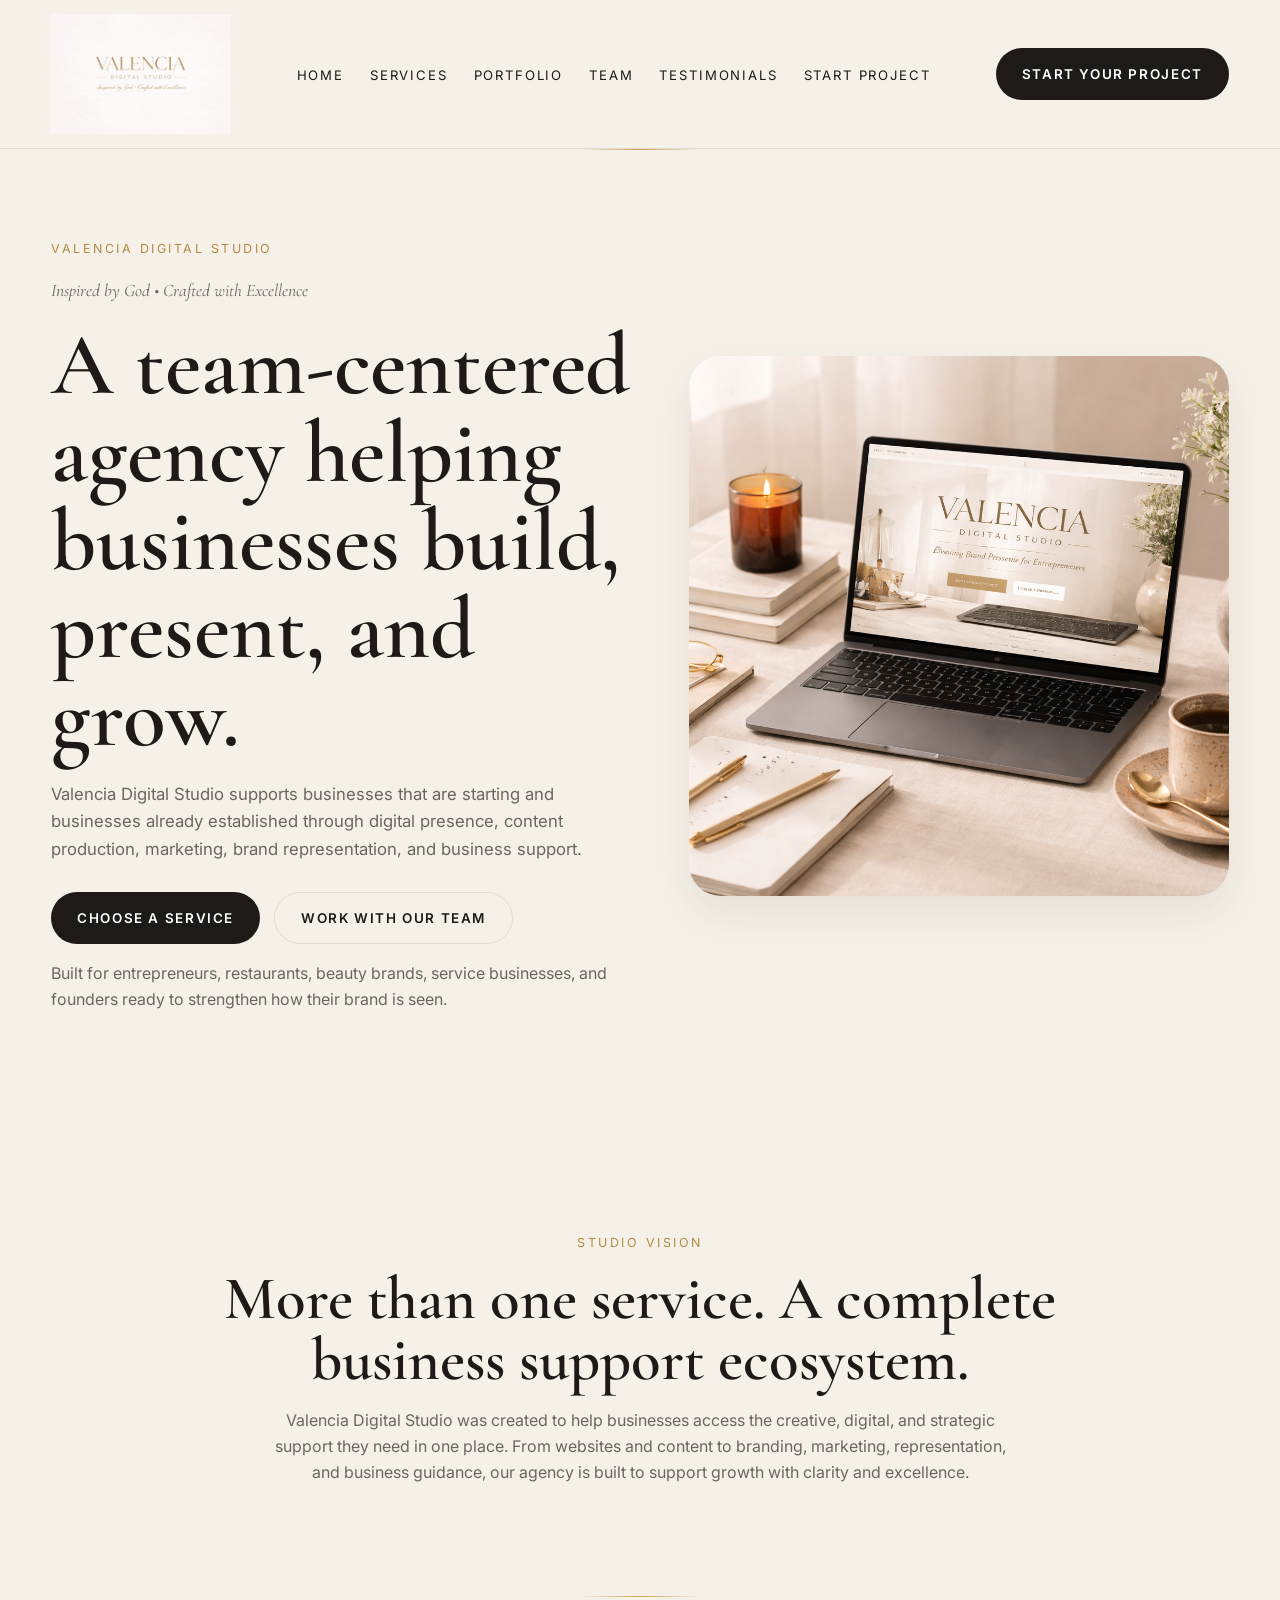
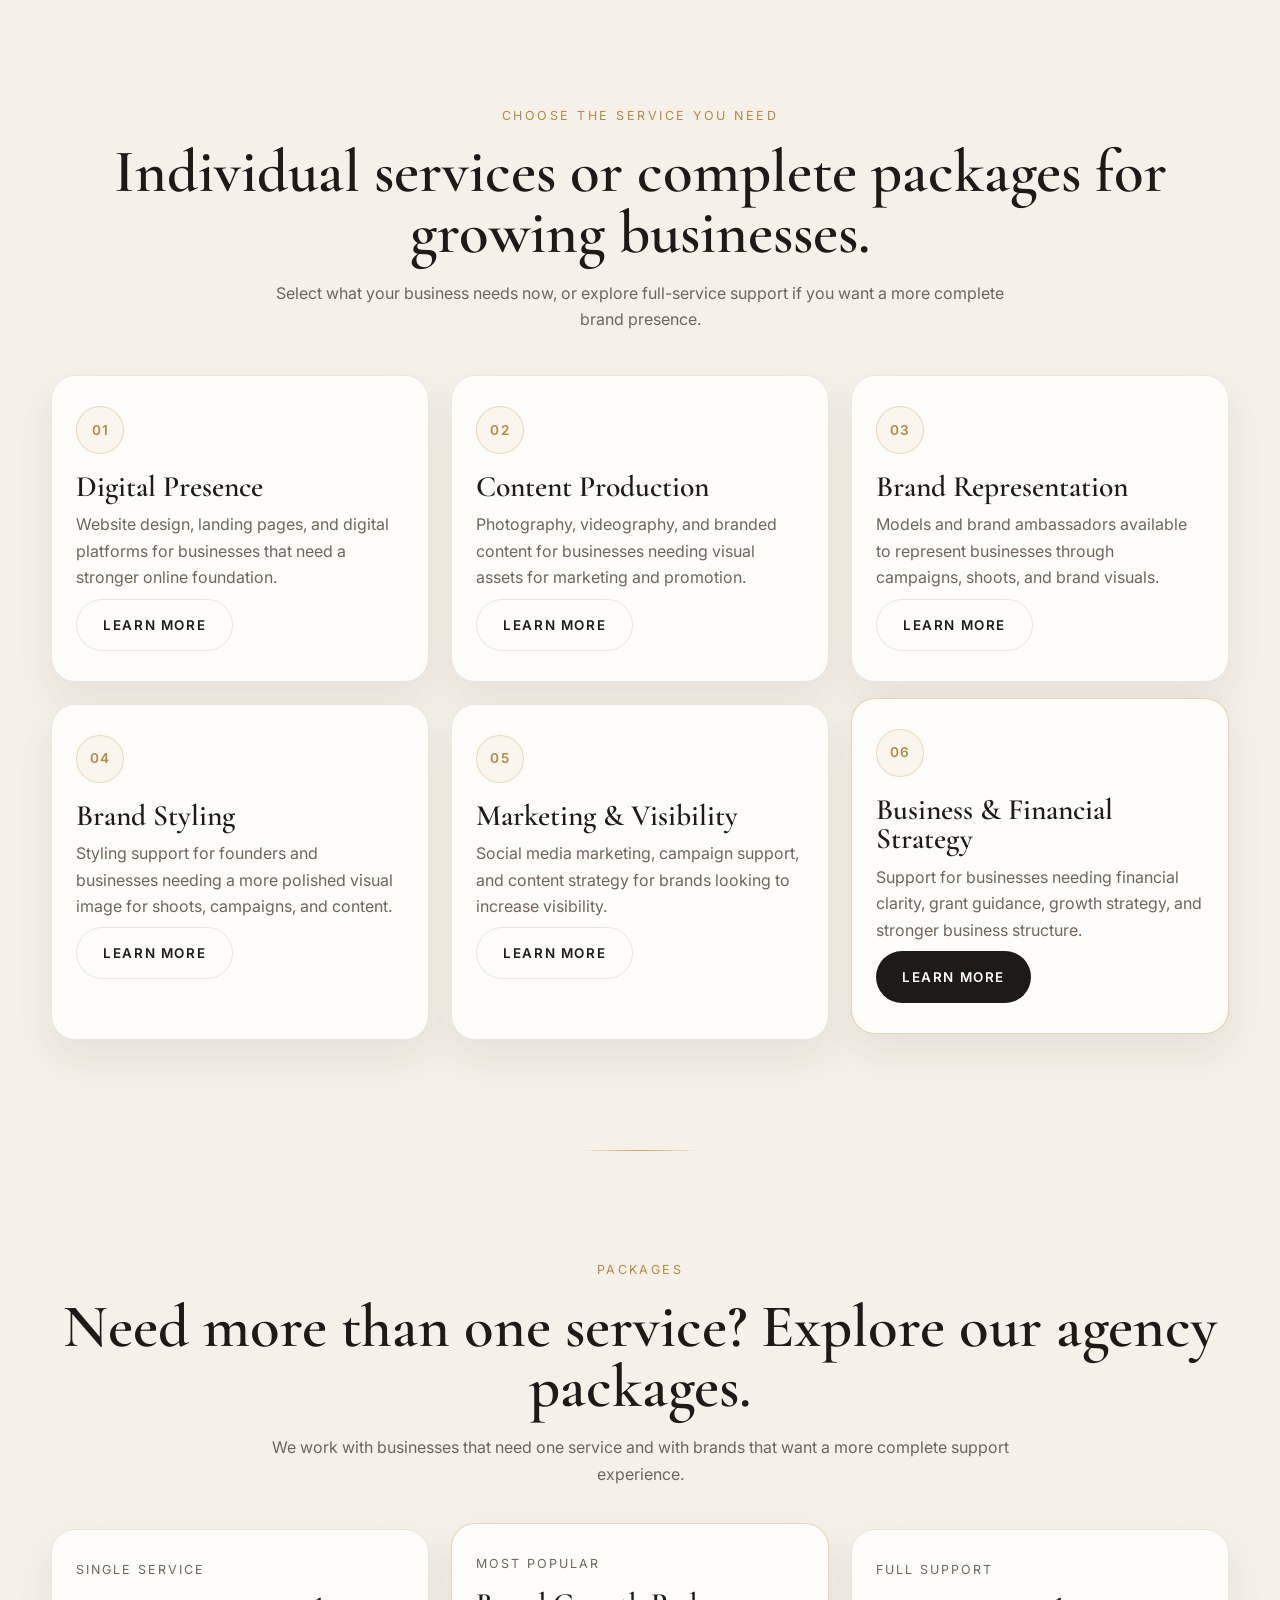
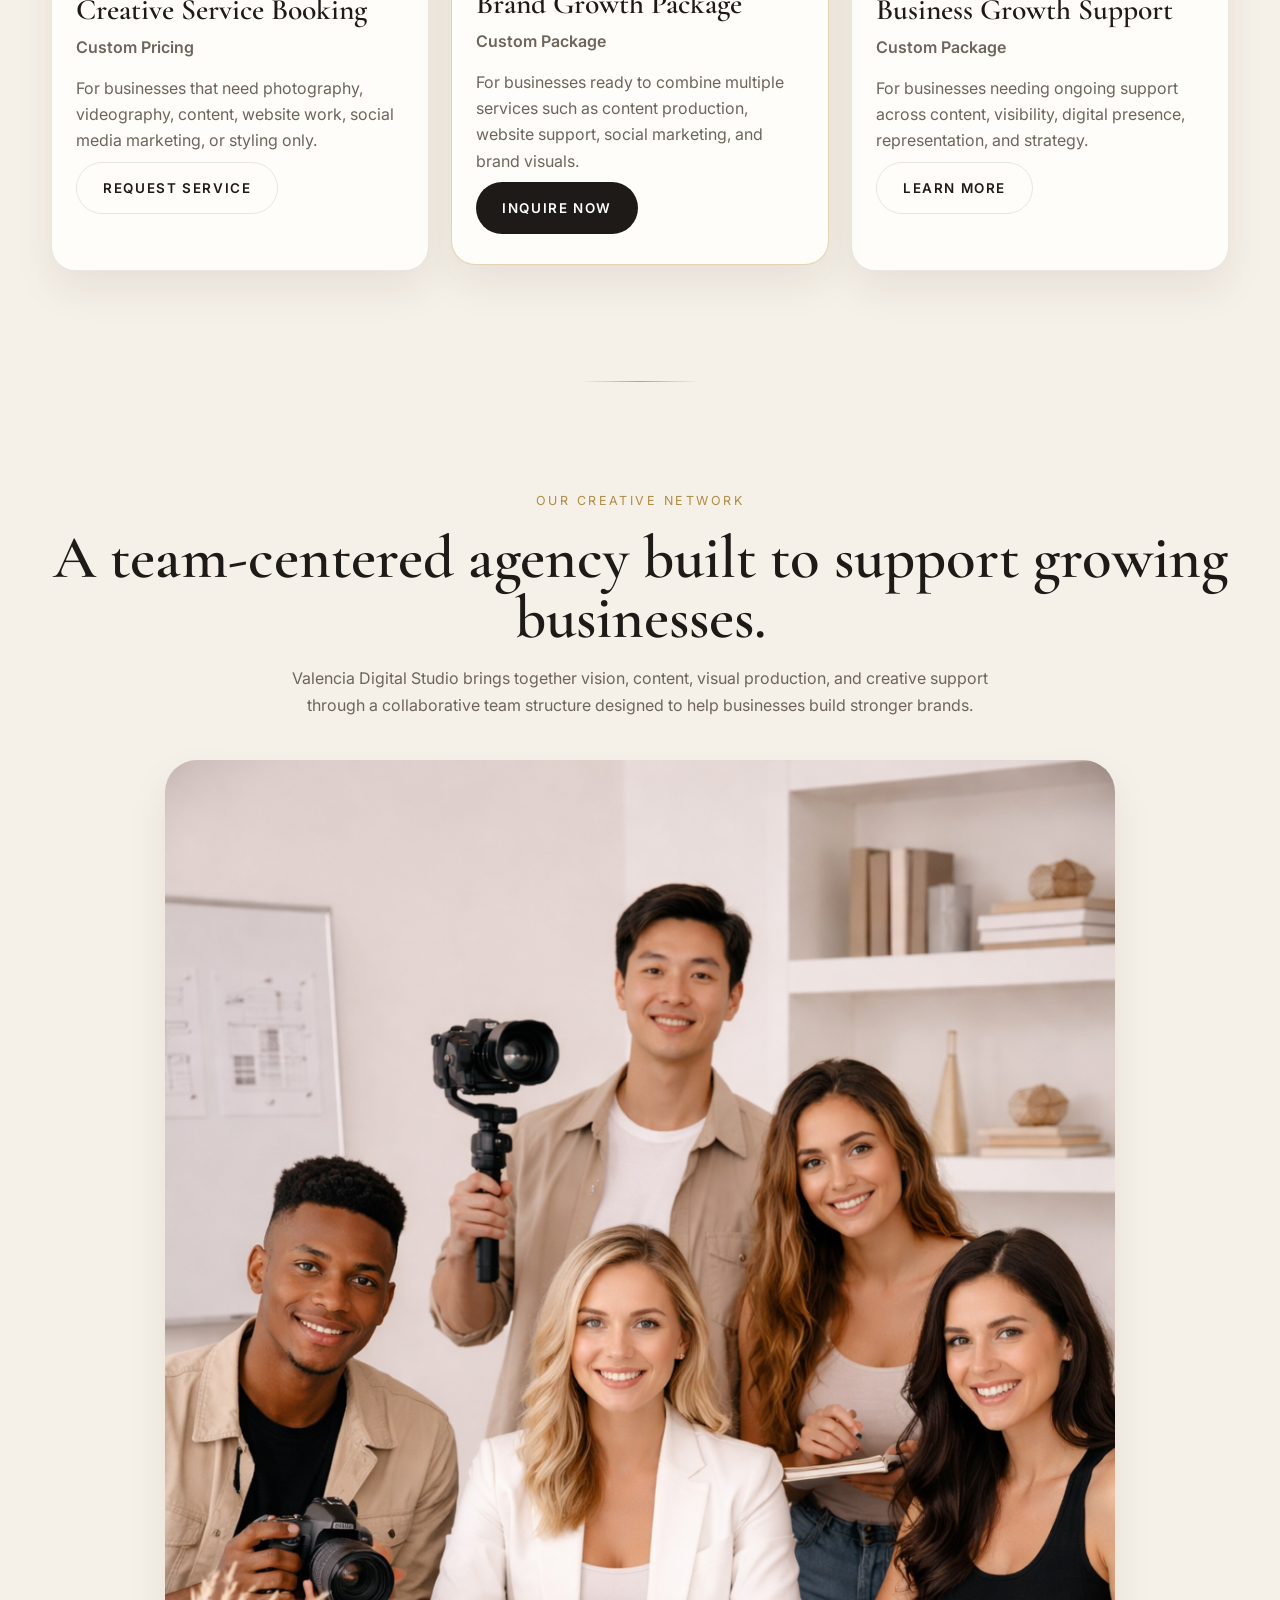
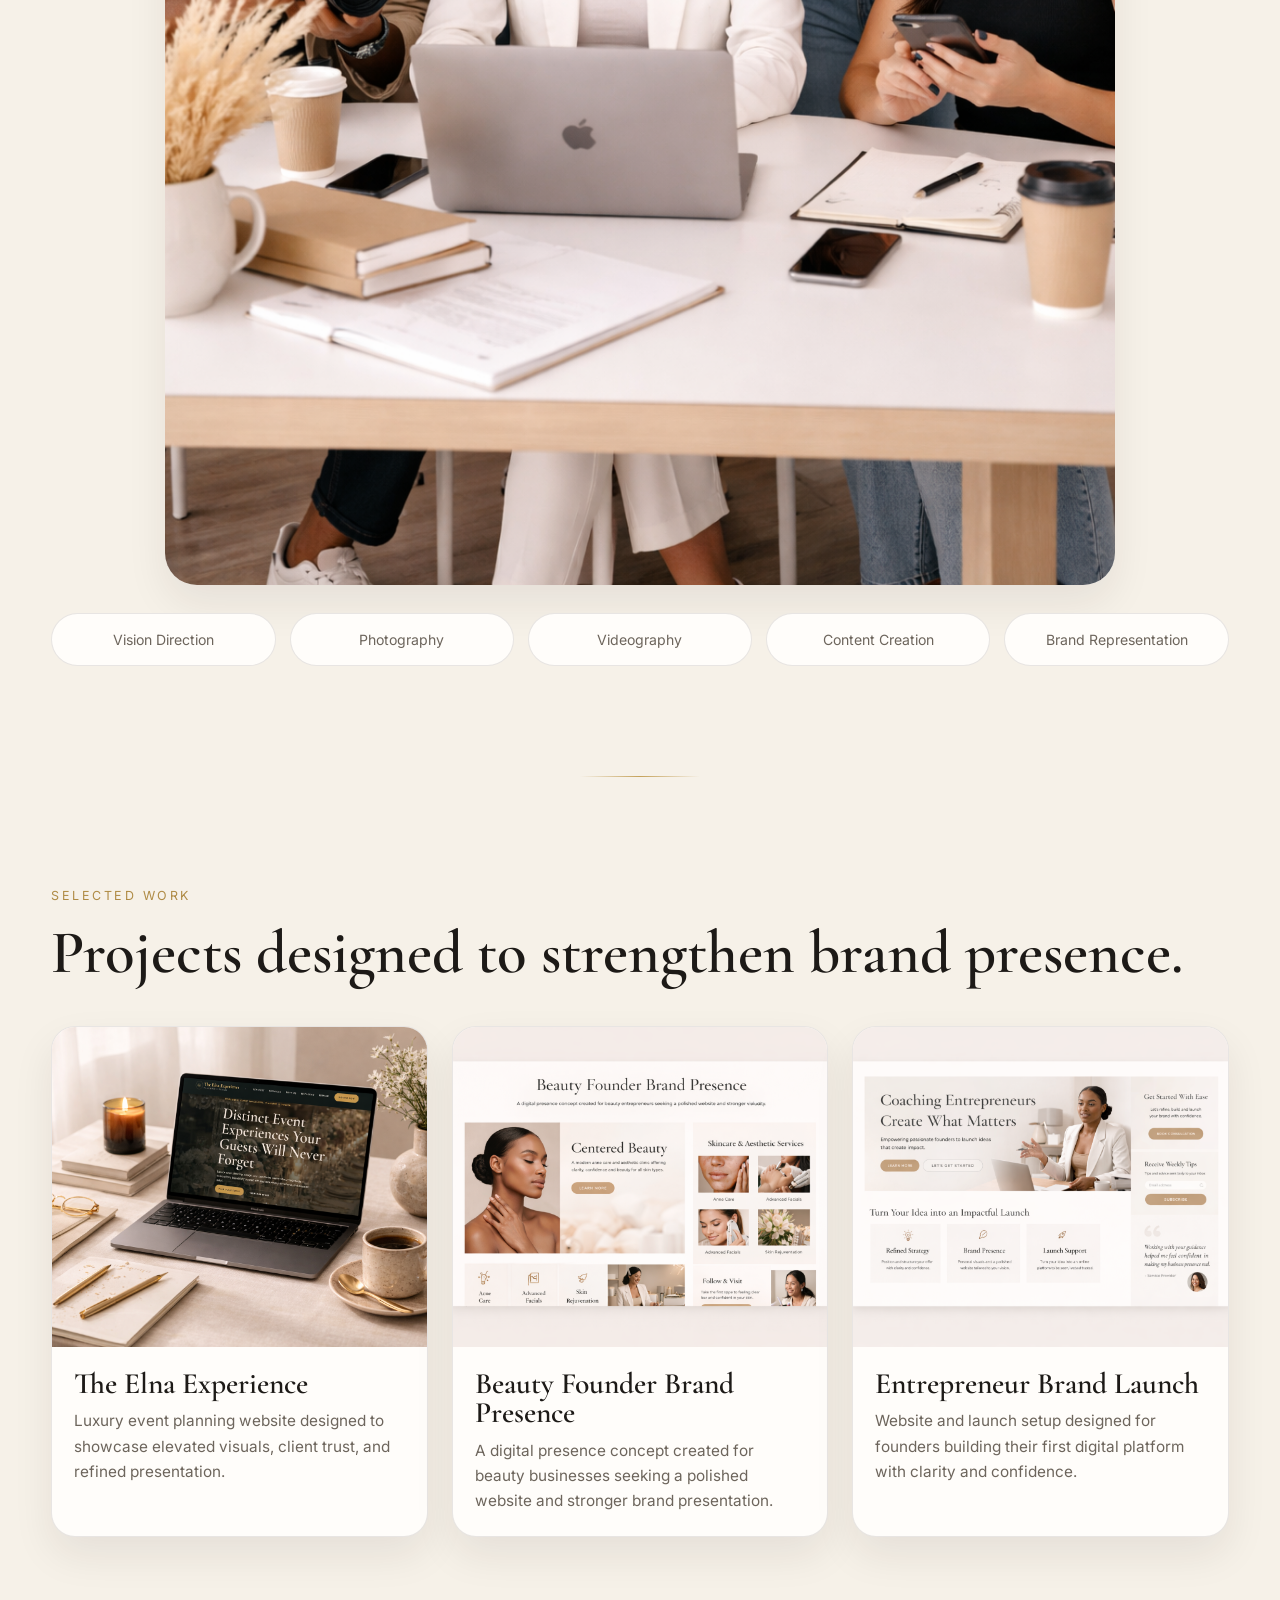
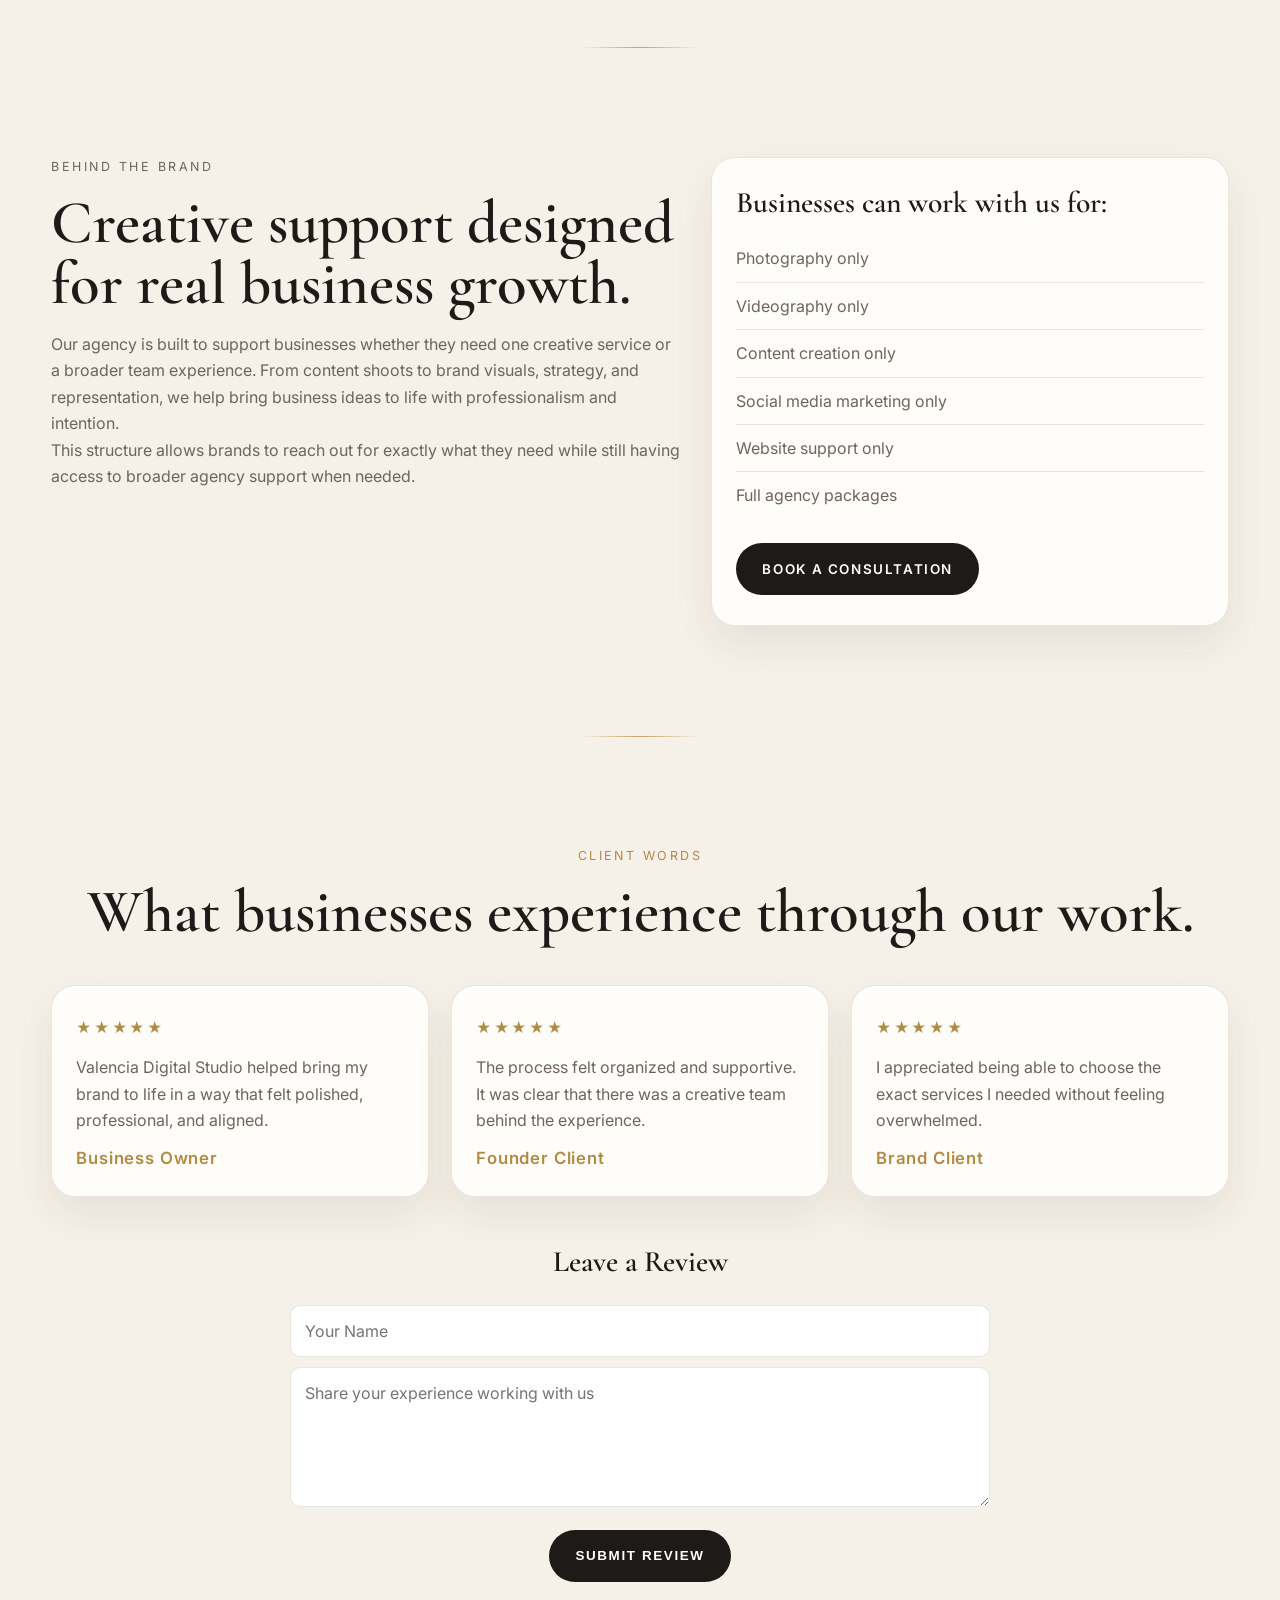
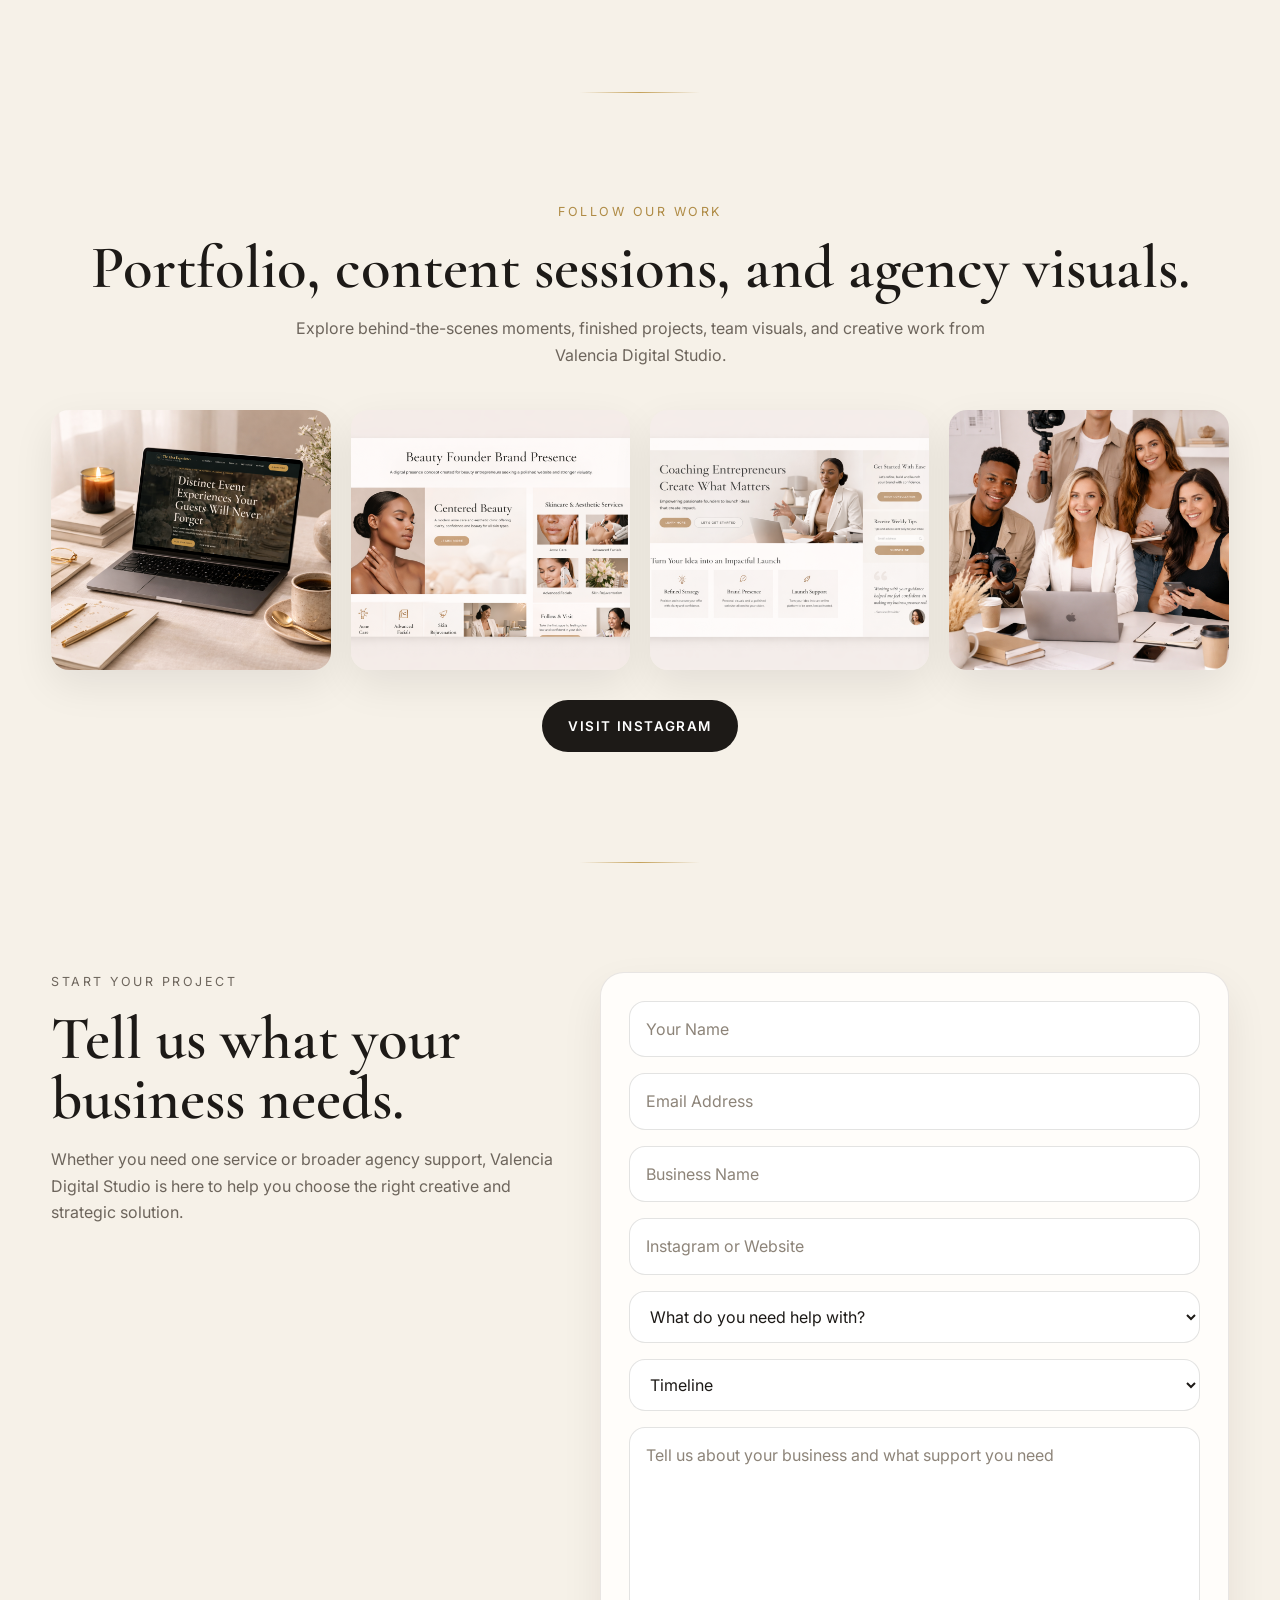
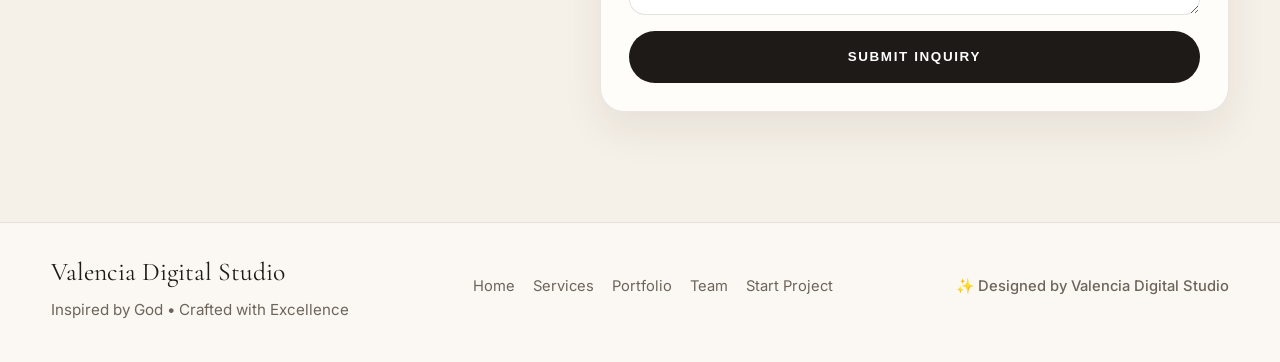
<file: index.html>
<!DOCTYPE html>
<html lang="en">
<head>
  <meta charset="UTF-8" />
  <meta name="viewport" content="width=device-width, initial-scale=1.0" />
  <title>Valencia Digital Studio</title>
  <meta
    name="description"
    content="Valencia Digital Studio is a team-centered creative agency helping businesses build, present, and grow through website design, content production, marketing, brand representation, and business strategy."
  />

  <link rel="preconnect" href="https://fonts.googleapis.com" />
  <link rel="preconnect" href="https://fonts.gstatic.com" crossorigin />
  <link
    href="https://fonts.googleapis.com/css2?family=Cormorant+Garamond:wght@400;500;600;700&family=Inter:wght@300;400;500;600&display=swap"
    rel="stylesheet"
  />

  <link rel="stylesheet" href="style.css" />
</head>
<body>
  <header class="site-header">
    <div class="container nav">
      <a href="index.html" class="brand">
        <img src="images/logo.png" alt="Valencia Digital Studio logo" class="logo" />
      </a>

      <nav class="main-nav">
        <ul>
          <li><a href="index.html">Home</a></li>
          <li><a href="#services">Services</a></li>
          <li><a href="#portfolio">Portfolio</a></li>
          <li><a href="#team">Team</a></li>
          <li><a href="#testimonials">Testimonials</a></li>
          <li><a href="#contact">Start Project</a></li>
        </ul>
      </nav>

      <a href="#contact" class="btn btn-primary nav-cta">Start Your Project</a>
    </div>
  </header>

  <main>
    <!-- HERO -->
    <section class="hero section-divider">
      <div class="container hero-grid">
        <div class="hero-copy">
          <p class="eyebrow">Valencia Digital Studio</p>
          <p class="signature">Inspired by God • Crafted with Excellence</p>

          <h1>A team-centered agency helping businesses build, present, and grow.</h1>

          <p class="hero-text">
            Valencia Digital Studio supports businesses that are starting and businesses
            already established through digital presence, content production, marketing,
            brand representation, and business support.
          </p>

          <div class="hero-actions">
            <a href="#services" class="btn btn-primary">Choose a Service</a>
            <a href="#contact" class="btn btn-secondary">Work With Our Team</a>
          </div>

          <p class="hero-note">
            Built for entrepreneurs, restaurants, beauty brands, service businesses,
            and founders ready to strengthen how their brand is seen.
          </p>
        </div>

        <div class="hero-image-wrap">
          <img
            src="images/hero.jpg"
            alt="Valencia Digital Studio workspace"
            class="hero-image"
          />
        </div>
      </div>
    </section>

    <!-- STUDIO VISION -->
    <section class="brand-statement">
      <div class="container narrow centered">
        <p class="eyebrow">Studio Vision</p>
        <h2>More than one service. A complete business support ecosystem.</h2>
        <p class="statement-text">
          Valencia Digital Studio was created to help businesses access the creative,
          digital, and strategic support they need in one place. From websites and content
          to branding, marketing, representation, and business guidance, our agency is
          built to support growth with clarity and excellence.
        </p>
      </div>
    </section>

    <!-- SERVICE SELECTOR -->
    <section id="services" class="services section-divider">
      <div class="container">
        <div class="section-head centered">
          <p class="eyebrow">Choose The Service You Need</p>
          <h2>Individual services or complete packages for growing businesses.</h2>
          <p class="statement-text">
            Select what your business needs now, or explore full-service support if you
            want a more complete brand presence.
          </p>
        </div>

        <div class="service-grid agency-grid">
          <article class="service-card">
            <div class="service-number">01</div>
            <h3>Digital Presence</h3>
            <p>
              Website design, landing pages, and digital platforms for businesses that
              need a stronger online foundation.
            </p>
            <a href="digital-presence.html" class="btn btn-secondary">Learn More</a>
          </article>

          <article class="service-card">
            <div class="service-number">02</div>
            <h3>Content Production</h3>
            <p>
              Photography, videography, and branded content for businesses needing visual
              assets for marketing and promotion.
            </p>
            <a href="content-production.html" class="btn btn-secondary">Learn More</a>
          </article>

          <article class="service-card">
            <div class="service-number">03</div>
            <h3>Brand Representation</h3>
            <p>
              Models and brand ambassadors available to represent businesses through
              campaigns, shoots, and brand visuals.
            </p>
            <a href="brand-representation.html" class="btn btn-secondary">Learn More</a>
          </article>

          <article class="service-card">
            <div class="service-number">04</div>
            <h3>Brand Styling</h3>
            <p>
              Styling support for founders and businesses needing a more polished visual
              image for shoots, campaigns, and content.
            </p>
            <a href="brand-styling.html" class="btn btn-secondary">Learn More</a>
          </article>

          <article class="service-card">
            <div class="service-number">05</div>
            <h3>Marketing & Visibility</h3>
            <p>
              Social media marketing, campaign support, and content strategy for brands
              looking to increase visibility.
            </p>
            <a href="marketing-visibility.html" class="btn btn-secondary">Learn More</a>
          </article>

          <article class="service-card featured-package">
            <div class="service-number">06</div>
            <h3>Business & Financial Strategy</h3>
            <p>
              Support for businesses needing financial clarity, grant guidance, growth
              strategy, and stronger business structure.
            </p>
            <a href="business-strategy.html" class="btn btn-primary">Learn More</a>
          </article>
        </div>
      </div>
    </section>

    <!-- PACKAGE OVERVIEW -->
    <section class="packages section-divider">
      <div class="container">
        <div class="section-head centered">
          <p class="eyebrow">Packages</p>
          <h2>Need more than one service? Explore our agency packages.</h2>
          <p class="statement-text">
            We work with businesses that need one service and with brands that want a more
            complete support experience.
          </p>
        </div>

        <div class="packages-grid">
          <article class="package-card">
            <p class="package-label">Single Service</p>
            <h3>Creative Service Booking</h3>
            <p class="package-price">Custom Pricing</p>
            <p>
              For businesses that need photography, videography, content, website work,
              social media marketing, or styling only.
            </p>
            <a href="#contact" class="btn btn-secondary">Request Service</a>
          </article>

          <article class="package-card featured-package">
            <p class="package-label">Most Popular</p>
            <h3>Brand Growth Package</h3>
            <p class="package-price">Custom Package</p>
            <p>
              For businesses ready to combine multiple services such as content production,
              website support, social marketing, and brand visuals.
            </p>
            <a href="#contact" class="btn btn-primary">Inquire Now</a>
          </article>

          <article class="package-card">
            <p class="package-label">Full Support</p>
            <h3>Business Growth Support</h3>
            <p class="package-price">Custom Package</p>
            <p>
              For businesses needing ongoing support across content, visibility, digital
              presence, representation, and strategy.
            </p>
            <a href="#contact" class="btn btn-secondary">Learn More</a>
          </article>
        </div>
      </div>
    </section>

    <!-- MAIN TEAM -->
    <section id="team" class="team-section section-divider">
      <div class="container">
        <div class="section-head centered">
          <p class="eyebrow">Our Creative Network</p>
          <h2>A team-centered agency built to support growing businesses.</h2>
          <p class="statement-text">
            Valencia Digital Studio brings together vision, content, visual production,
            and creative support through a collaborative team structure designed to help
            businesses build stronger brands.
          </p>
        </div>

        <div class="team-image-wrap">
          <img src="images/team-main.jpg" alt="Valencia Digital Studio main team" />
        </div>

        <div class="team-role-grid">
          <div class="team-role">Vision Direction</div>
          <div class="team-role">Photography</div>
          <div class="team-role">Videography</div>
          <div class="team-role">Content Creation</div>
          <div class="team-role">Brand Representation</div>
        </div>
      </div>
    </section>

    <!-- PORTFOLIO -->
    <section id="portfolio" class="portfolio section-divider">
      <div class="container">
        <div class="section-head">
          <p class="eyebrow">Selected Work</p>
          <h2>Projects designed to strengthen brand presence.</h2>
        </div>

        <div class="portfolio-grid">
          <article class="portfolio-item">
            <img src="images/portfolio1.jpg" alt="The Elna Experience website project" />
            <div class="portfolio-info">
              <h3>The Elna Experience</h3>
              <p>
                Luxury event planning website designed to showcase elevated visuals,
                client trust, and refined presentation.
              </p>
            </div>
          </article>

          <article class="portfolio-item">
            <img src="images/portfolio2.jpg" alt="Beauty founder brand presence project" />
            <div class="portfolio-info">
              <h3>Beauty Founder Brand Presence</h3>
              <p>
                A digital presence concept created for beauty businesses seeking a polished
                website and stronger brand presentation.
              </p>
            </div>
          </article>

          <article class="portfolio-item">
            <img src="images/portfolio3.jpg" alt="Entrepreneur brand launch project" />
            <div class="portfolio-info">
              <h3>Entrepreneur Brand Launch</h3>
              <p>
                Website and launch setup designed for founders building their first digital
                platform with clarity and confidence.
              </p>
            </div>
          </article>
        </div>
      </div>
    </section>

    <!-- BEHIND THE BRAND -->
    <section class="experience section-divider">
      <div class="container experience-grid">
        <div class="experience-copy">
          <p class="eyebrow">Behind The Brand</p>
          <h2>Creative support designed for real business growth.</h2>
          <p>
            Our agency is built to support businesses whether they need one creative
            service or a broader team experience. From content shoots to brand visuals,
            strategy, and representation, we help bring business ideas to life with
            professionalism and intention.
          </p>
          <p>
            This structure allows brands to reach out for exactly what they need while
            still having access to broader agency support when needed.
          </p>
        </div>

        <div class="experience-card">
          <h3>Businesses can work with us for:</h3>
          <ul>
            <li>Photography only</li>
            <li>Videography only</li>
            <li>Content creation only</li>
            <li>Social media marketing only</li>
            <li>Website support only</li>
            <li>Full agency packages</li>
          </ul>
          <a href="#contact" class="btn btn-primary">Book A Consultation</a>
        </div>
      </div>
    </section>

    <!-- TESTIMONIALS -->
    <section id="testimonials" class="testimonials section-divider">
      <div class="container">
        <div class="section-head centered">
          <p class="eyebrow">Client Words</p>
          <h2>What businesses experience through our work.</h2>
        </div>

        <div class="testimonials-grid">
          <article class="testimonial-card">
            <div class="stars">★★★★★</div>
            <p>
              Valencia Digital Studio helped bring my brand to life in a way that felt
              polished, professional, and aligned.
            </p>
            <h3>Business Owner</h3>
          </article>

          <article class="testimonial-card">
            <div class="stars">★★★★★</div>
            <p>
              The process felt organized and supportive. It was clear that there was a
              creative team behind the experience.
            </p>
            <h3>Founder Client</h3>
          </article>

          <article class="testimonial-card">
            <div class="stars">★★★★★</div>
            <p>
              I appreciated being able to choose the exact services I needed without
              feeling overwhelmed.
            </p>
            <h3>Brand Client</h3>
          </article>
        </div>

        <div class="review-form">
          <h3>Leave a Review</h3>
          <form>
            <input type="text" placeholder="Your Name" required />
            <textarea placeholder="Share your experience working with us"></textarea>
            <button type="submit" class="btn btn-primary">Submit Review</button>
          </form>
        </div>
      </div>
    </section>

    <!-- INSTAGRAM -->
    <section class="instagram section-divider">
      <div class="container">
        <div class="section-head centered">
          <p class="eyebrow">Follow Our Work</p>
          <h2>Portfolio, content sessions, and agency visuals.</h2>
          <p class="statement-text">
            Explore behind-the-scenes moments, finished projects, team visuals, and
            creative work from Valencia Digital Studio.
          </p>
        </div>

        <div class="instagram-grid">
          <img src="images/portfolio1.jpg" alt="Portfolio preview 1" />
          <img src="images/portfolio2.jpg" alt="Portfolio preview 2" />
          <img src="images/portfolio3.jpg" alt="Portfolio preview 3" />
          <img src="images/team-main.jpg" alt="Team preview" />
        </div>

        <div class="instagram-cta">
          <a
            href="https://www.instagram.com/valenciadigitalstudio?igsh=MWRkOGlpdWNxNnF4ZQ%3D%3D&utm_source=qr"
            target="_blank"
            class="btn btn-primary"
          >
            Visit Instagram
          </a>
        </div>
      </div>
    </section>

    <!-- CONTACT -->
    <section id="contact" class="contact section-divider">
      <div class="container contact-grid">
        <div class="contact-copy">
          <p class="eyebrow">Start Your Project</p>
          <h2>Tell us what your business needs.</h2>
          <p>
            Whether you need one service or broader agency support, Valencia Digital
            Studio is here to help you choose the right creative and strategic solution.
          </p>
        </div>

        <form class="contact-form">
          <input type="text" name="name" placeholder="Your Name" required />
          <input type="email" name="email" placeholder="Email Address" required />
          <input type="text" name="business" placeholder="Business Name" />
          <input type="text" name="social" placeholder="Instagram or Website" />

          <select name="service" required>
            <option value="">What do you need help with?</option>
            <option value="photography">Photography</option>
            <option value="videography">Videography</option>
            <option value="content-creation">Content Creation</option>
            <option value="website-design">Website Design</option>
            <option value="social-media-marketing">Social Media Marketing</option>
            <option value="brand-representation">Brand Representation</option>
            <option value="business-strategy">Business & Financial Strategy</option>
            <option value="full-package">Full Agency Package</option>
          </select>

          <select name="timeline">
            <option value="">Timeline</option>
            <option value="ready-now">Ready to start now</option>
            <option value="1-2-weeks">Within 1–2 weeks</option>
            <option value="1-month">Within 1 month</option>
            <option value="exploring">Just exploring options</option>
          </select>

          <textarea
            name="project"
            rows="6"
            placeholder="Tell us about your business and what support you need"
            required
          ></textarea>

          <button type="submit" class="btn btn-primary">Submit Inquiry</button>
        </form>
      </div>
    </section>
  </main>

  <footer class="site-footer">
    <div class="container footer-grid">
      <div>
        <p class="footer-brand">Valencia Digital Studio</p>
        <p class="footer-signature">Inspired by God • Crafted with Excellence</p>
      </div>

      <div class="footer-links">
        <a href="index.html">Home</a>
        <a href="#services">Services</a>
        <a href="#portfolio">Portfolio</a>
        <a href="#team">Team</a>
        <a href="#contact">Start Project</a>
      </div>

      <a
        class="footer-credit"
        href="https://www.instagram.com/valenciadigitalstudio?igsh=MWRkOGlpdWNxNnF4ZQ%3D%3D&utm_source=qr"
        target="_blank"
      >
        ✨ Designed by Valencia Digital Studio
      </a>
    </div>
  </footer>
</body>
</html>
</file>
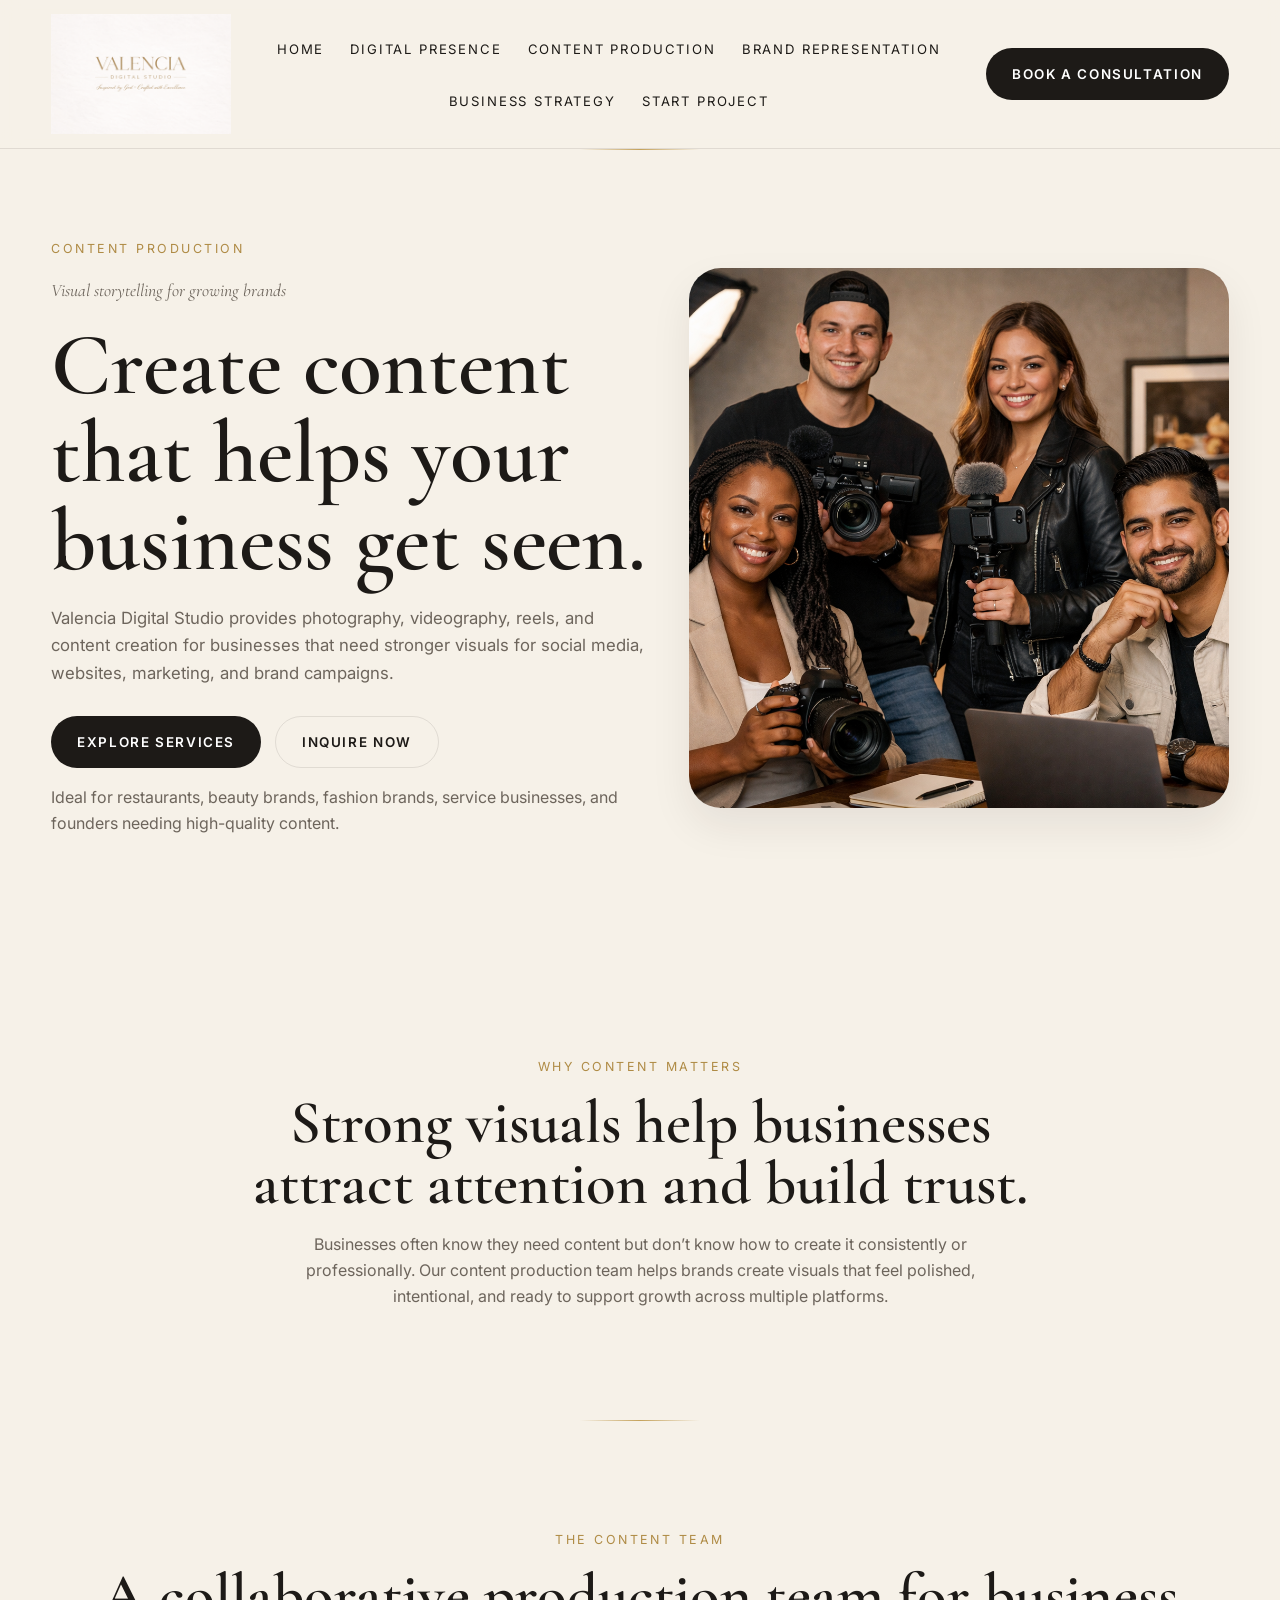
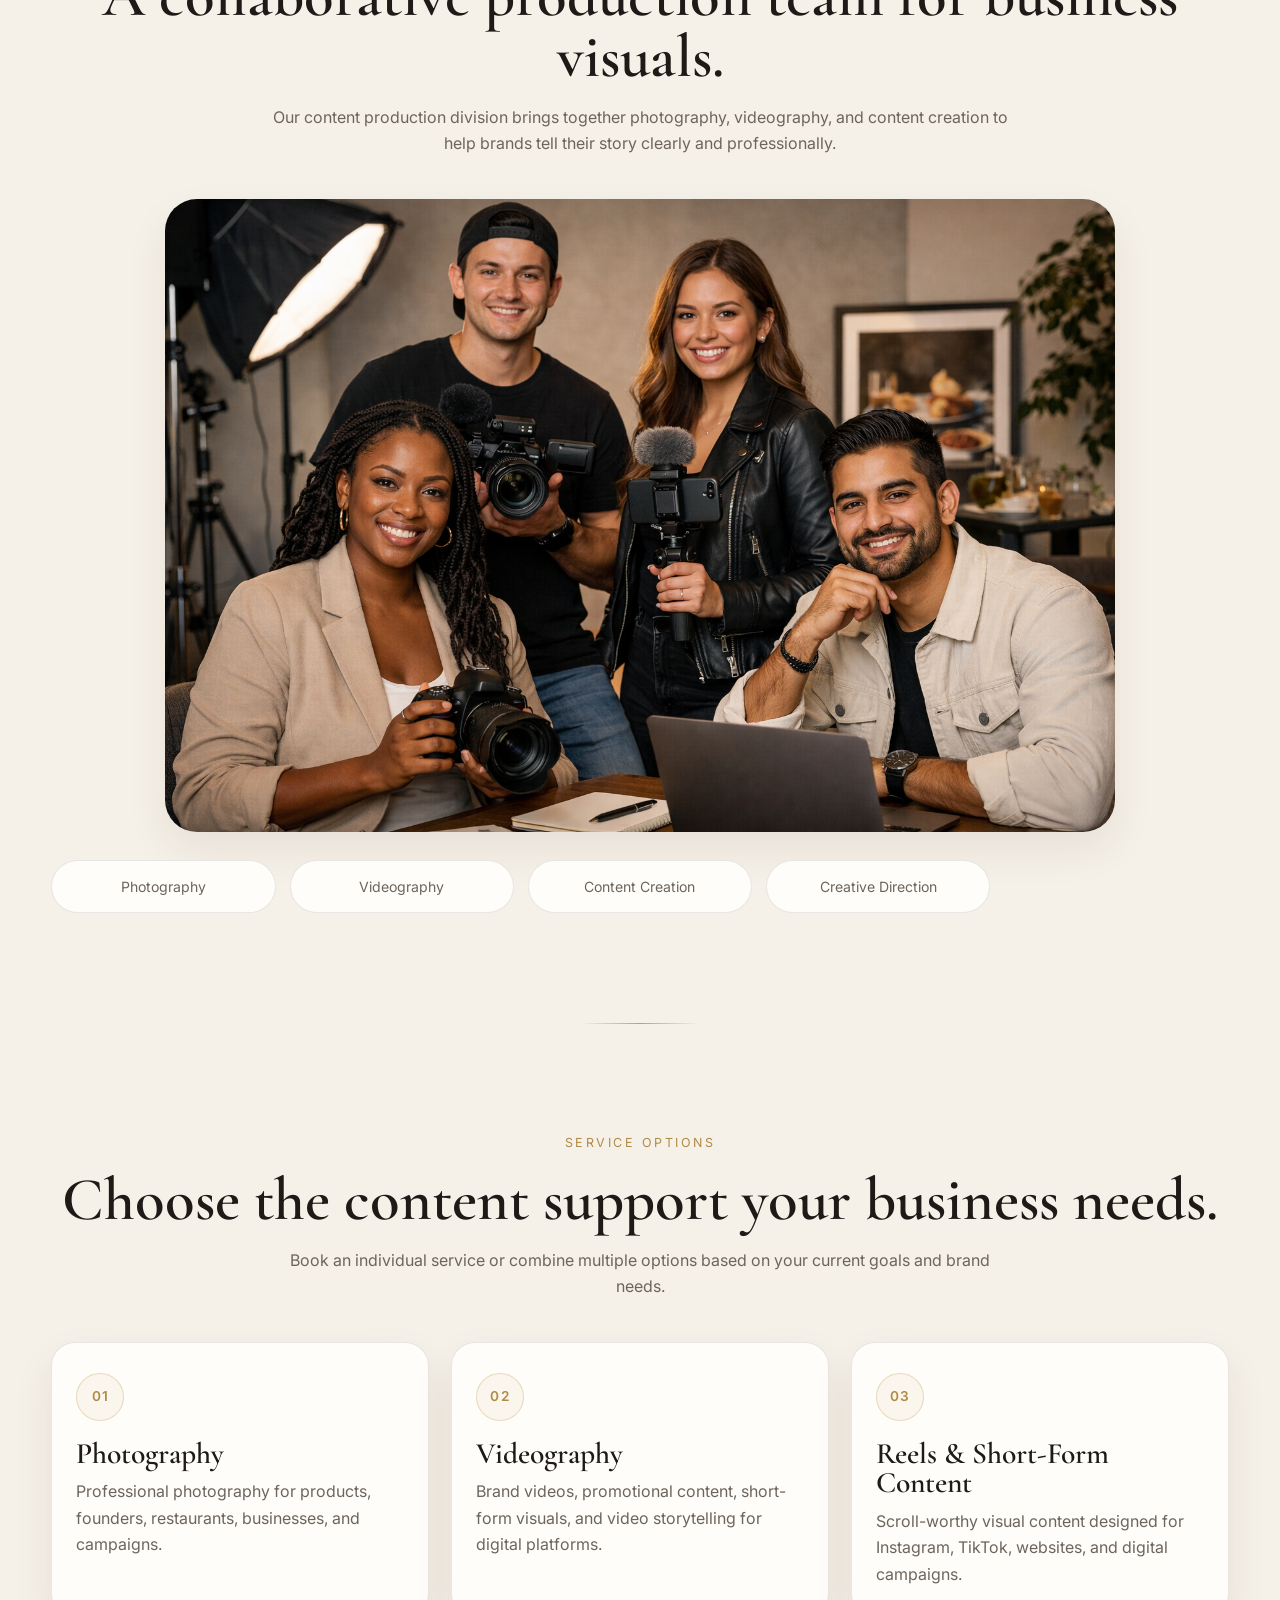
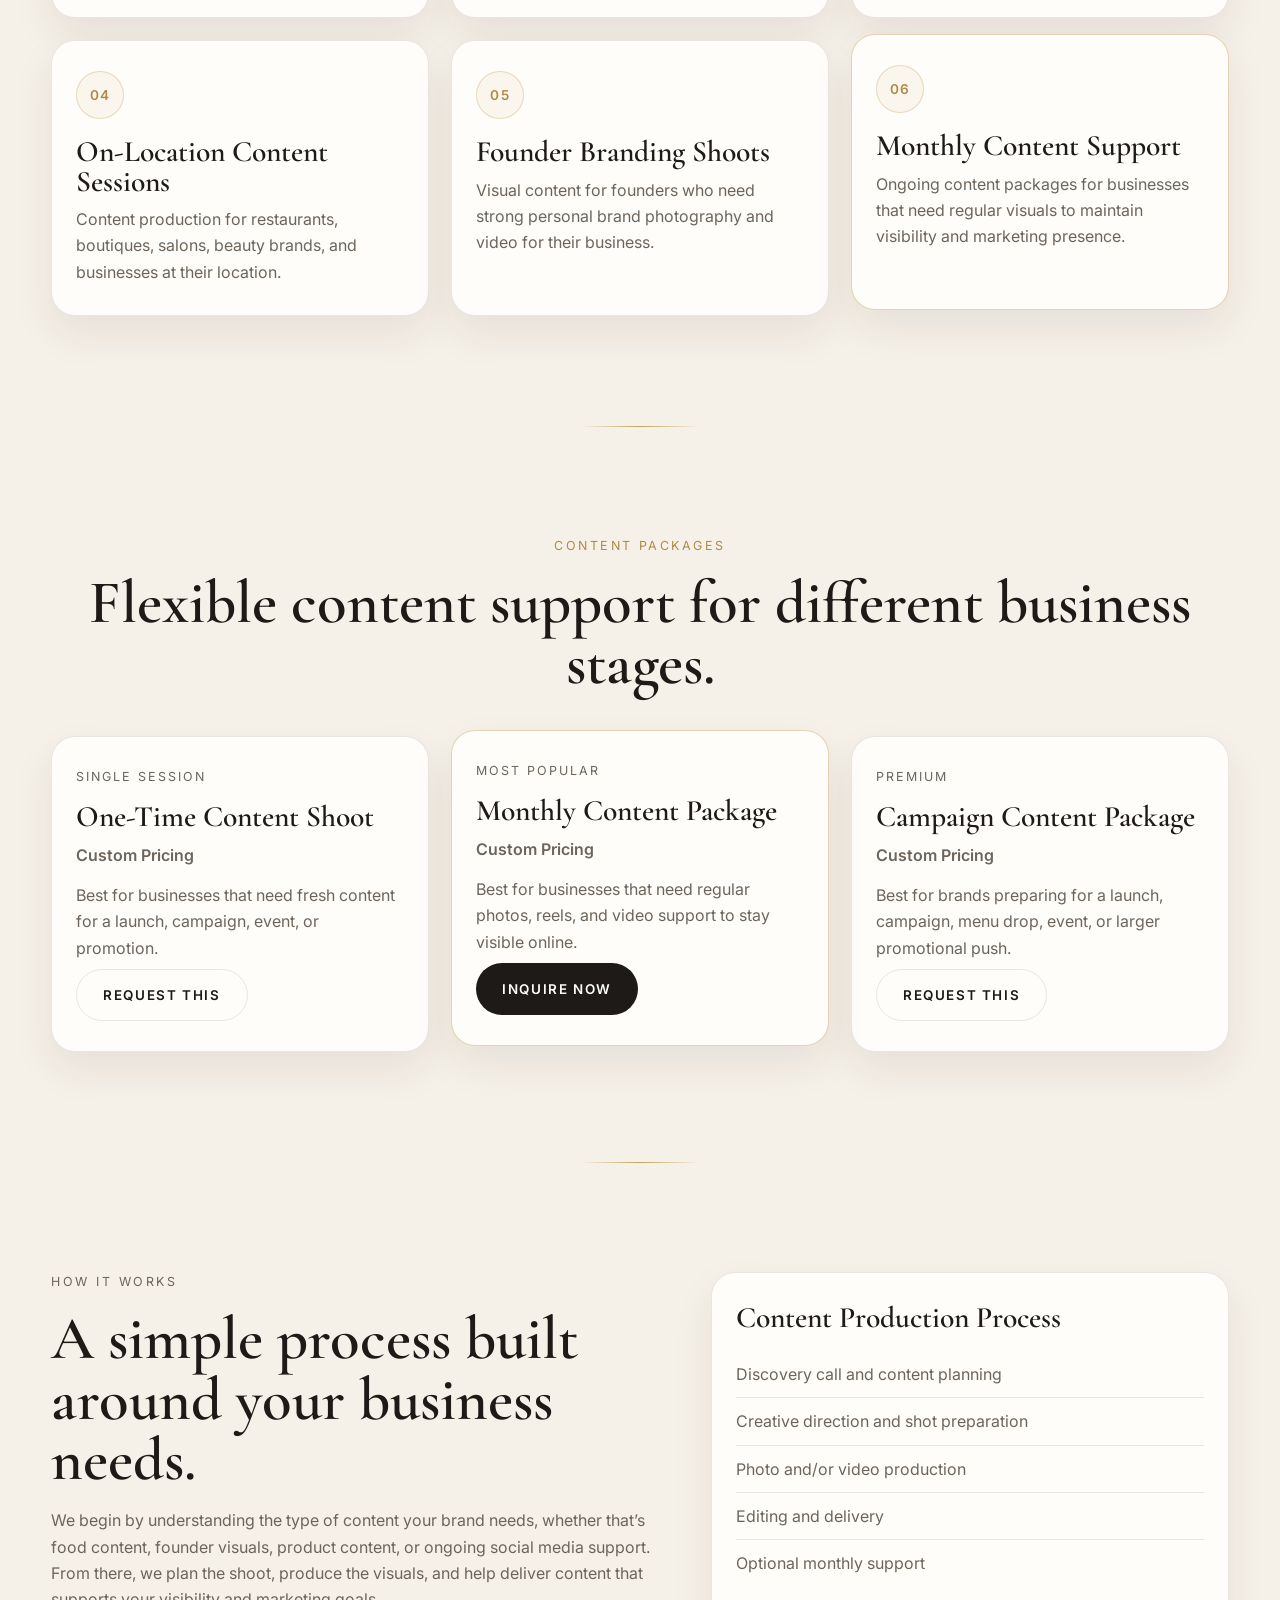
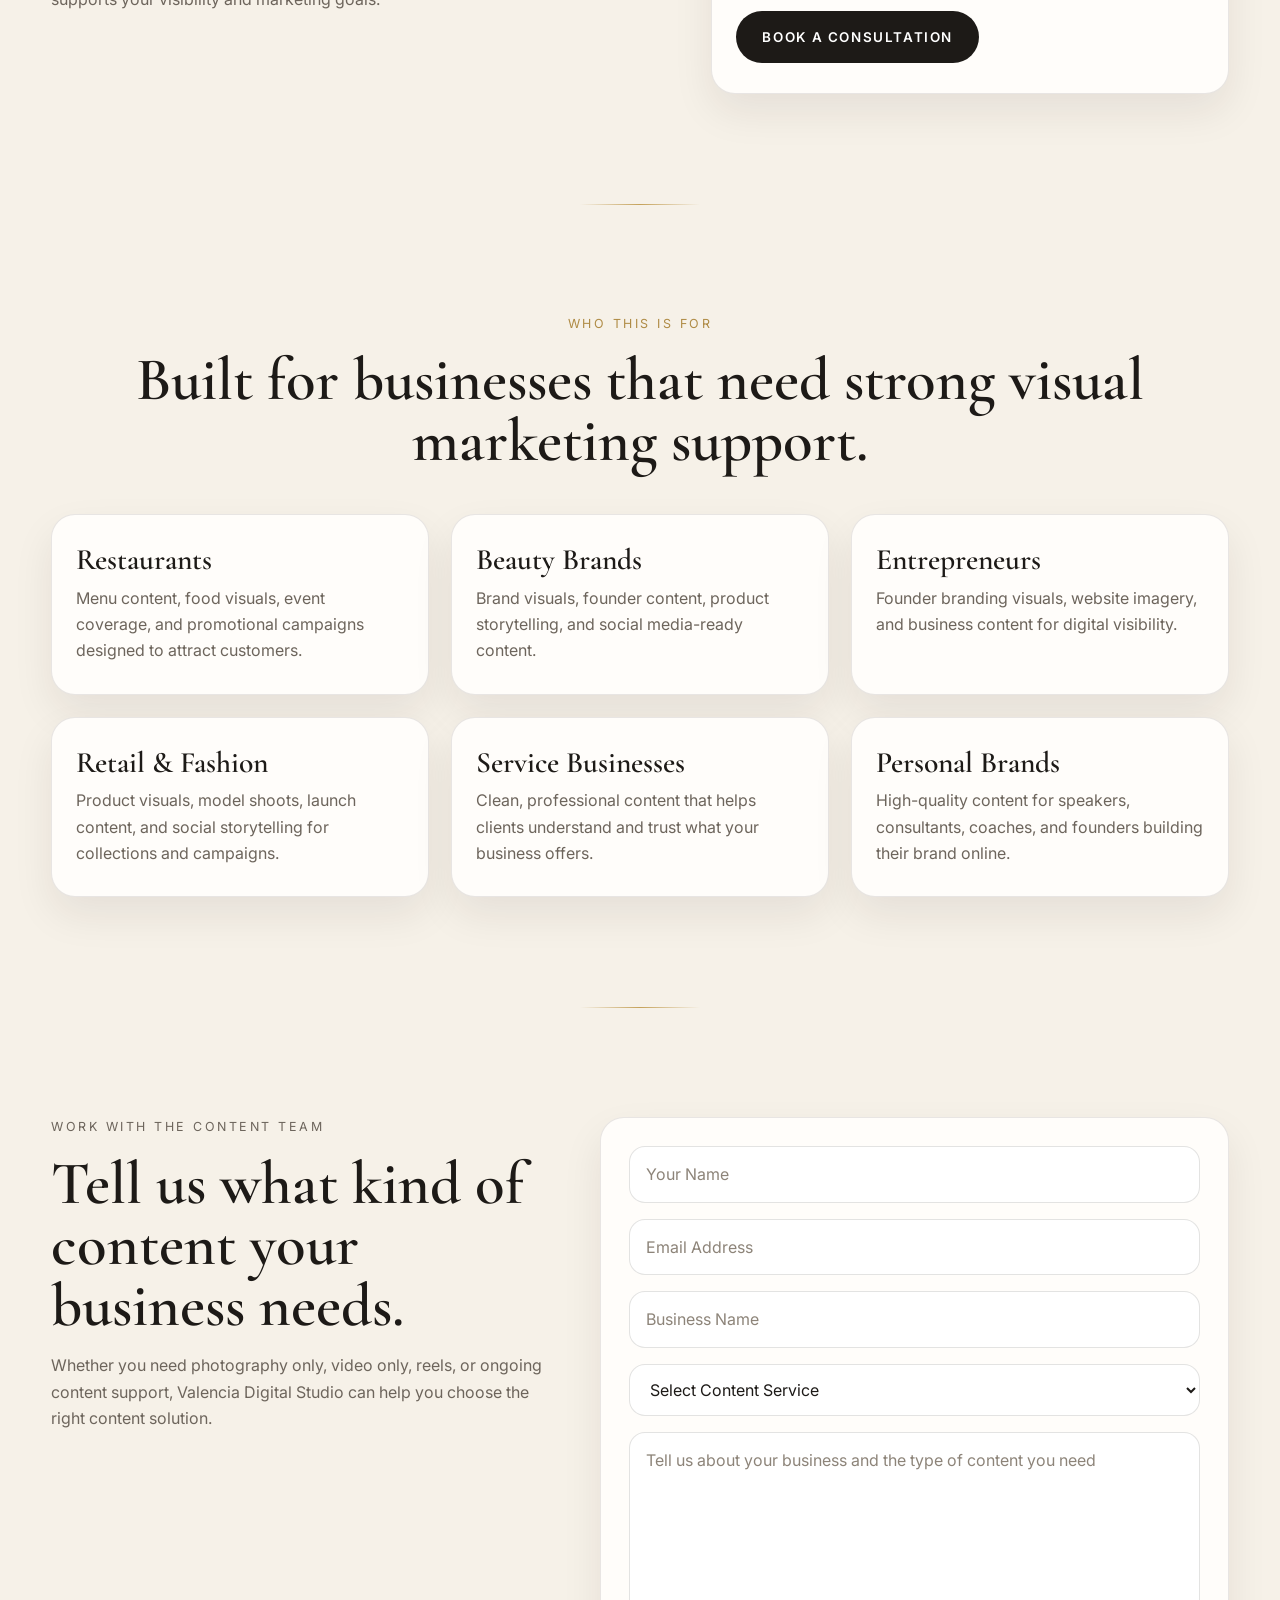
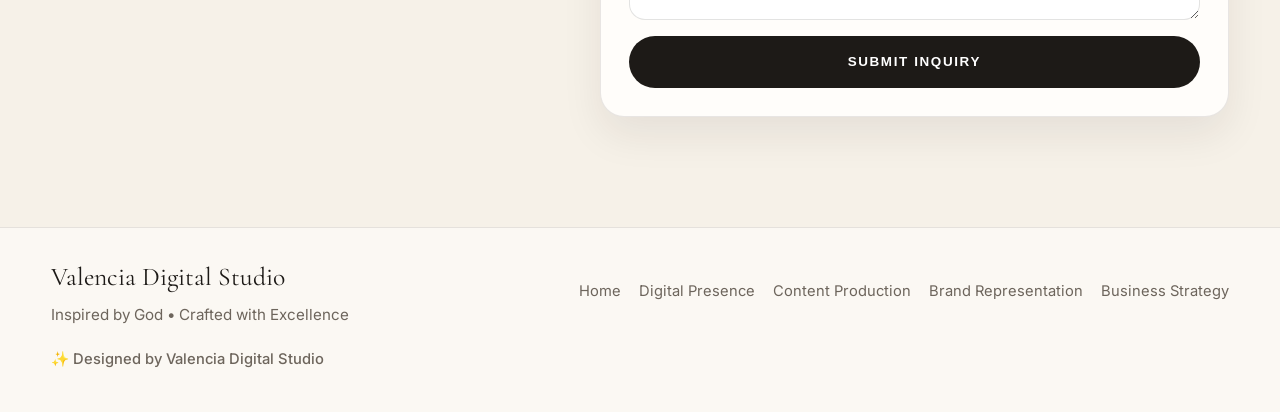
<file: content-production.html>
<!DOCTYPE html>
<html lang="en">
<head>
  <meta charset="UTF-8" />
  <meta name="viewport" content="width=device-width, initial-scale=1.0" />
  <title>Content Production | Valencia Digital Studio</title>
  <meta
    name="description"
    content="Content production services by Valencia Digital Studio including photography, videography, reels, brand visuals, and social media content for growing businesses."
  />

  <link rel="preconnect" href="https://fonts.googleapis.com" />
  <link rel="preconnect" href="https://fonts.gstatic.com" crossorigin />
  <link
    href="https://fonts.googleapis.com/css2?family=Cormorant+Garamond:wght@400;500;600;700&family=Inter:wght@300;400;500;600&display=swap"
    rel="stylesheet"
  />

  <link rel="stylesheet" href="style.css" />
</head>
<body>
  <header class="site-header">
    <div class="container nav">
      <a href="index.html" class="brand">
        <img src="images/logo.png" alt="Valencia Digital Studio logo" class="logo" />
      </a>

      <nav class="main-nav">
        <ul>
          <li><a href="index.html">Home</a></li>
          <li><a href="digital-presence.html">Digital Presence</a></li>
          <li><a href="content-production.html">Content Production</a></li>
          <li><a href="brand-representation.html">Brand Representation</a></li>
          <li><a href="business-strategy.html">Business Strategy</a></li>
          <li><a href="index.html#contact">Start Project</a></li>
        </ul>
      </nav>

      <a href="index.html#contact" class="btn btn-primary nav-cta">Book A Consultation</a>
    </div>
  </header>

  <main>
    <!-- HERO -->
    <section class="hero section-divider">
      <div class="container hero-grid">
        <div class="hero-copy">
          <p class="eyebrow">Content Production</p>
          <p class="signature">Visual storytelling for growing brands</p>

          <h1>Create content that helps your business get seen.</h1>

          <p class="hero-text">
            Valencia Digital Studio provides photography, videography, reels,
            and content creation for businesses that need stronger visuals for
            social media, websites, marketing, and brand campaigns.
          </p>

          <div class="hero-actions">
            <a href="#service-options" class="btn btn-primary">Explore Services</a>
            <a href="index.html#contact" class="btn btn-secondary">Inquire Now</a>
          </div>

          <p class="hero-note">
            Ideal for restaurants, beauty brands, fashion brands, service
            businesses, and founders needing high-quality content.
          </p>
        </div>

        <div class="hero-image-wrap">
          <img
            src="images/team-content.jpg"
            alt="Valencia Digital Studio content production team"
            class="hero-image"
          />
        </div>
      </div>
    </section>

    <!-- INTRO -->
    <section class="brand-statement">
      <div class="container narrow centered">
        <p class="eyebrow">Why Content Matters</p>
        <h2>Strong visuals help businesses attract attention and build trust.</h2>
        <p class="statement-text">
          Businesses often know they need content but don’t know how to create it
          consistently or professionally. Our content production team helps brands
          create visuals that feel polished, intentional, and ready to support
          growth across multiple platforms.
        </p>
      </div>
    </section>

    <!-- TEAM -->
    <section class="team-section section-divider">
      <div class="container">
        <div class="section-head centered">
          <p class="eyebrow">The Content Team</p>
          <h2>A collaborative production team for business visuals.</h2>
          <p class="statement-text">
            Our content production division brings together photography,
            videography, and content creation to help brands tell their story
            clearly and professionally.
          </p>
        </div>

        <div class="team-image-wrap">
          <img src="images/team-content.jpg" alt="Content production team" />
        </div>

        <div class="team-role-grid">
          <div class="team-role">Photography</div>
          <div class="team-role">Videography</div>
          <div class="team-role">Content Creation</div>
          <div class="team-role">Creative Direction</div>
        </div>
      </div>
    </section>

    <!-- SERVICE OPTIONS -->
    <section id="service-options" class="services section-divider">
      <div class="container">
        <div class="section-head centered">
          <p class="eyebrow">Service Options</p>
          <h2>Choose the content support your business needs.</h2>
          <p class="statement-text">
            Book an individual service or combine multiple options based on your
            current goals and brand needs.
          </p>
        </div>

        <div class="service-grid agency-grid">
          <article class="service-card">
            <div class="service-number">01</div>
            <h3>Photography</h3>
            <p>
              Professional photography for products, founders, restaurants,
              businesses, and campaigns.
            </p>
          </article>

          <article class="service-card">
            <div class="service-number">02</div>
            <h3>Videography</h3>
            <p>
              Brand videos, promotional content, short-form visuals, and video
              storytelling for digital platforms.
            </p>
          </article>

          <article class="service-card">
            <div class="service-number">03</div>
            <h3>Reels & Short-Form Content</h3>
            <p>
              Scroll-worthy visual content designed for Instagram, TikTok,
              websites, and digital campaigns.
            </p>
          </article>

          <article class="service-card">
            <div class="service-number">04</div>
            <h3>On-Location Content Sessions</h3>
            <p>
              Content production for restaurants, boutiques, salons, beauty
              brands, and businesses at their location.
            </p>
          </article>

          <article class="service-card">
            <div class="service-number">05</div>
            <h3>Founder Branding Shoots</h3>
            <p>
              Visual content for founders who need strong personal brand
              photography and video for their business.
            </p>
          </article>

          <article class="service-card featured-package">
            <div class="service-number">06</div>
            <h3>Monthly Content Support</h3>
            <p>
              Ongoing content packages for businesses that need regular visuals
              to maintain visibility and marketing presence.
            </p>
          </article>
        </div>
      </div>
    </section>

    <!-- PACKAGES -->
    <section class="packages section-divider">
      <div class="container">
        <div class="section-head centered">
          <p class="eyebrow">Content Packages</p>
          <h2>Flexible content support for different business stages.</h2>
        </div>

        <div class="packages-grid">
          <article class="package-card">
            <p class="package-label">Single Session</p>
            <h3>One-Time Content Shoot</h3>
            <p class="package-price">Custom Pricing</p>
            <p>
              Best for businesses that need fresh content for a launch,
              campaign, event, or promotion.
            </p>
            <a href="index.html#contact" class="btn btn-secondary">Request This</a>
          </article>

          <article class="package-card featured-package">
            <p class="package-label">Most Popular</p>
            <h3>Monthly Content Package</h3>
            <p class="package-price">Custom Pricing</p>
            <p>
              Best for businesses that need regular photos, reels, and video
              support to stay visible online.
            </p>
            <a href="index.html#contact" class="btn btn-primary">Inquire Now</a>
          </article>

          <article class="package-card">
            <p class="package-label">Premium</p>
            <h3>Campaign Content Package</h3>
            <p class="package-price">Custom Pricing</p>
            <p>
              Best for brands preparing for a launch, campaign, menu drop,
              event, or larger promotional push.
            </p>
            <a href="index.html#contact" class="btn btn-secondary">Request This</a>
          </article>
        </div>
      </div>
    </section>

    <!-- HOW IT WORKS -->
    <section class="experience section-divider">
      <div class="container experience-grid">
        <div class="experience-copy">
          <p class="eyebrow">How It Works</p>
          <h2>A simple process built around your business needs.</h2>
          <p>
            We begin by understanding the type of content your brand needs,
            whether that’s food content, founder visuals, product content, or
            ongoing social media support.
          </p>
          <p>
            From there, we plan the shoot, produce the visuals, and help deliver
            content that supports your visibility and marketing goals.
          </p>
        </div>

        <div class="experience-card">
          <h3>Content Production Process</h3>
          <ul>
            <li>Discovery call and content planning</li>
            <li>Creative direction and shot preparation</li>
            <li>Photo and/or video production</li>
            <li>Editing and delivery</li>
            <li>Optional monthly support</li>
          </ul>
          <a href="index.html#contact" class="btn btn-primary">Book A Consultation</a>
        </div>
      </div>
    </section>

    <!-- IDEAL FOR -->
    <section class="services section-divider">
      <div class="container">
        <div class="section-head centered">
          <p class="eyebrow">Who This Is For</p>
          <h2>Built for businesses that need strong visual marketing support.</h2>
        </div>

        <div class="service-grid agency-grid">
          <article class="service-card">
            <h3>Restaurants</h3>
            <p>
              Menu content, food visuals, event coverage, and promotional
              campaigns designed to attract customers.
            </p>
          </article>

          <article class="service-card">
            <h3>Beauty Brands</h3>
            <p>
              Brand visuals, founder content, product storytelling, and social
              media-ready content.
            </p>
          </article>

          <article class="service-card">
            <h3>Entrepreneurs</h3>
            <p>
              Founder branding visuals, website imagery, and business content
              for digital visibility.
            </p>
          </article>

          <article class="service-card">
            <h3>Retail & Fashion</h3>
            <p>
              Product visuals, model shoots, launch content, and social
              storytelling for collections and campaigns.
            </p>
          </article>

          <article class="service-card">
            <h3>Service Businesses</h3>
            <p>
              Clean, professional content that helps clients understand and
              trust what your business offers.
            </p>
          </article>

          <article class="service-card">
            <h3>Personal Brands</h3>
            <p>
              High-quality content for speakers, consultants, coaches, and
              founders building their brand online.
            </p>
          </article>
        </div>
      </div>
    </section>

    <!-- CTA -->
    <section class="contact section-divider">
      <div class="container contact-grid">
        <div class="contact-copy">
          <p class="eyebrow">Work With The Content Team</p>
          <h2>Tell us what kind of content your business needs.</h2>
          <p>
            Whether you need photography only, video only, reels, or ongoing
            content support, Valencia Digital Studio can help you choose the
            right content solution.
          </p>
        </div>

        <form class="contact-form">
          <input type="text" name="name" placeholder="Your Name" required />
          <input type="email" name="email" placeholder="Email Address" required />
          <input type="text" name="business" placeholder="Business Name" />

          <select name="content-service" required>
            <option value="">Select Content Service</option>
            <option value="photography">Photography</option>
            <option value="videography">Videography</option>
            <option value="reels">Reels / Short-Form Content</option>
            <option value="content-session">One-Time Content Session</option>
            <option value="monthly-content">Monthly Content Package</option>
          </select>

          <textarea
            name="project"
            rows="6"
            placeholder="Tell us about your business and the type of content you need"
            required
          ></textarea>

          <button type="submit" class="btn btn-primary">Submit Inquiry</button>
        </form>
      </div>
    </section>
  </main>

  <footer class="site-footer">
    <div class="container footer-grid">
      <div>
        <p class="footer-brand">Valencia Digital Studio</p>
        <p class="footer-signature">Inspired by God • Crafted with Excellence</p>
      </div>

      <div class="footer-links">
        <a href="index.html">Home</a>
        <a href="digital-presence.html">Digital Presence</a>
        <a href="content-production.html">Content Production</a>
        <a href="brand-representation.html">Brand Representation</a>
        <a href="business-strategy.html">Business Strategy</a>
      </div>

      <a
        class="footer-credit"
        href="https://www.instagram.com/valenciadigitalstudio?igsh=MWRkOGlpdWNxNnF4ZQ%3D%3D&utm_source=qr"
        target="_blank"
      >
        ✨ Designed by Valencia Digital Studio
      </a>
    </div>
  </footer>
</body>
</html>
</file>
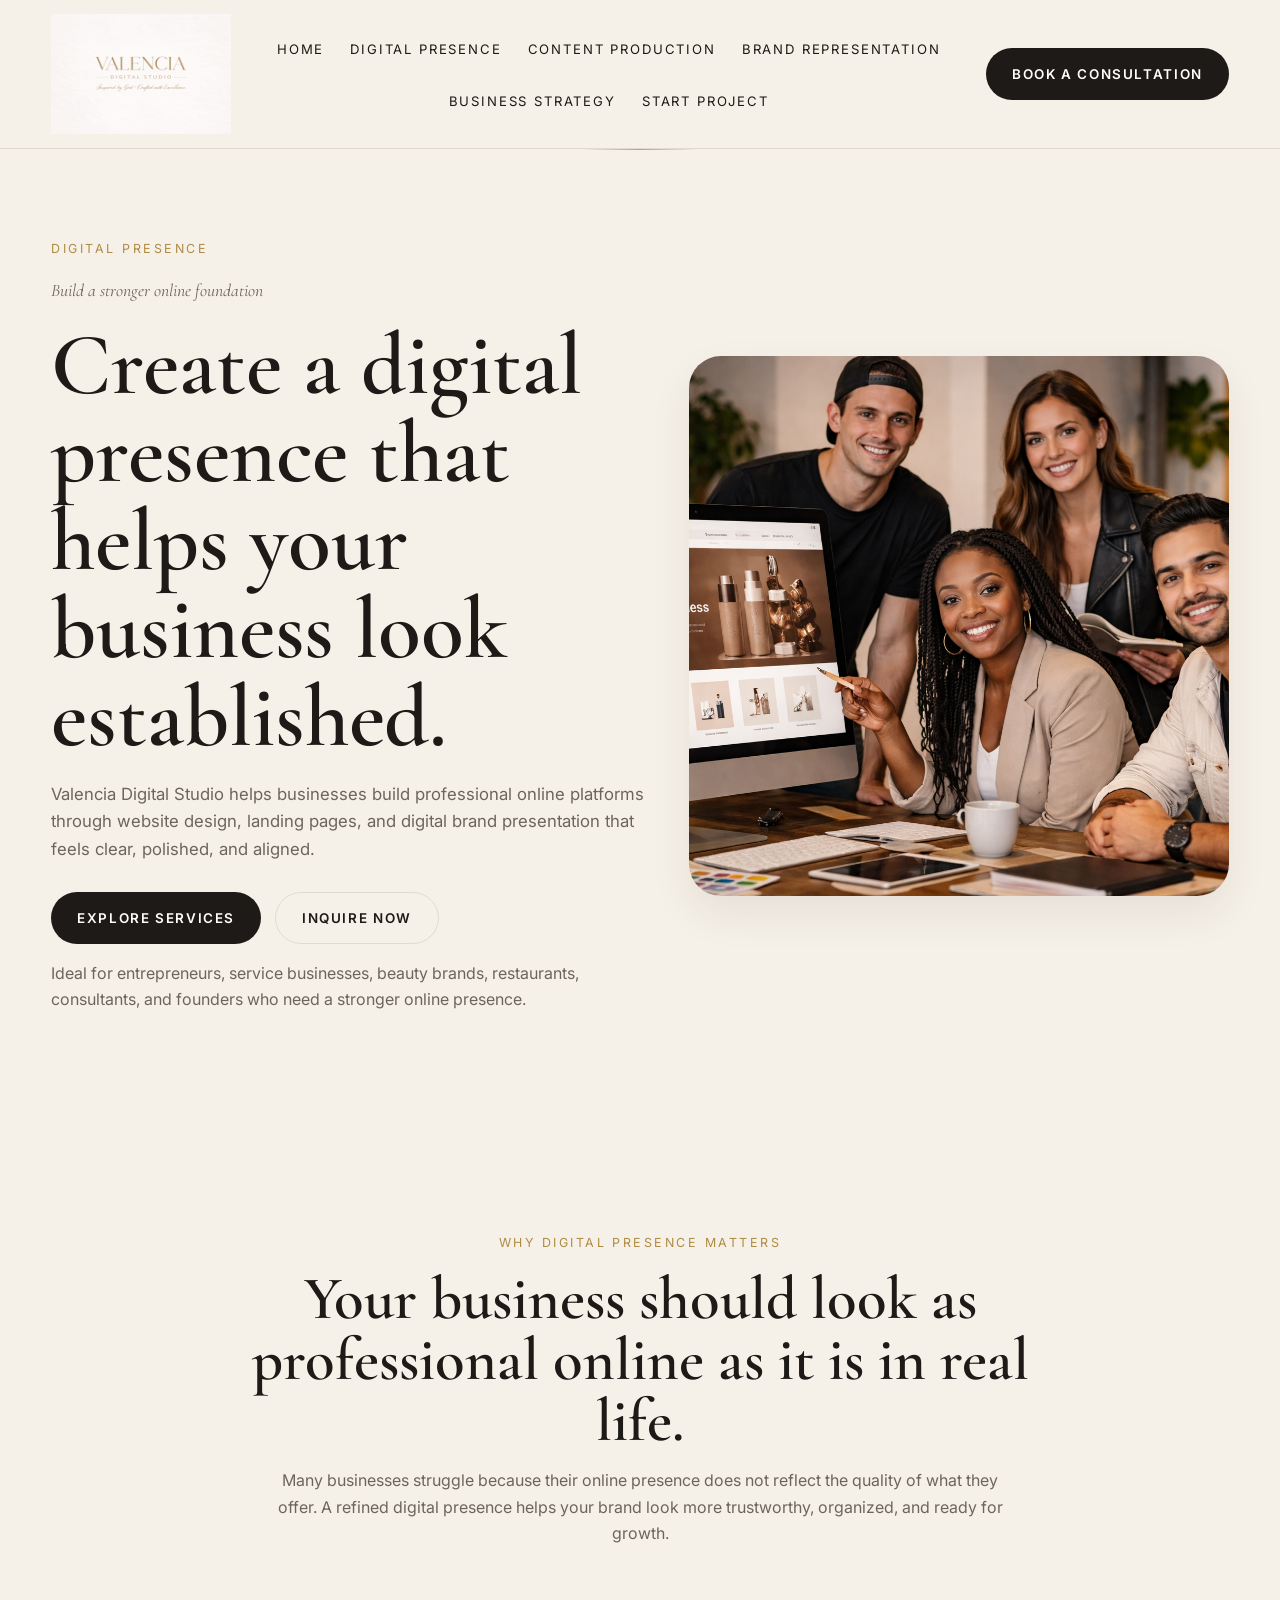
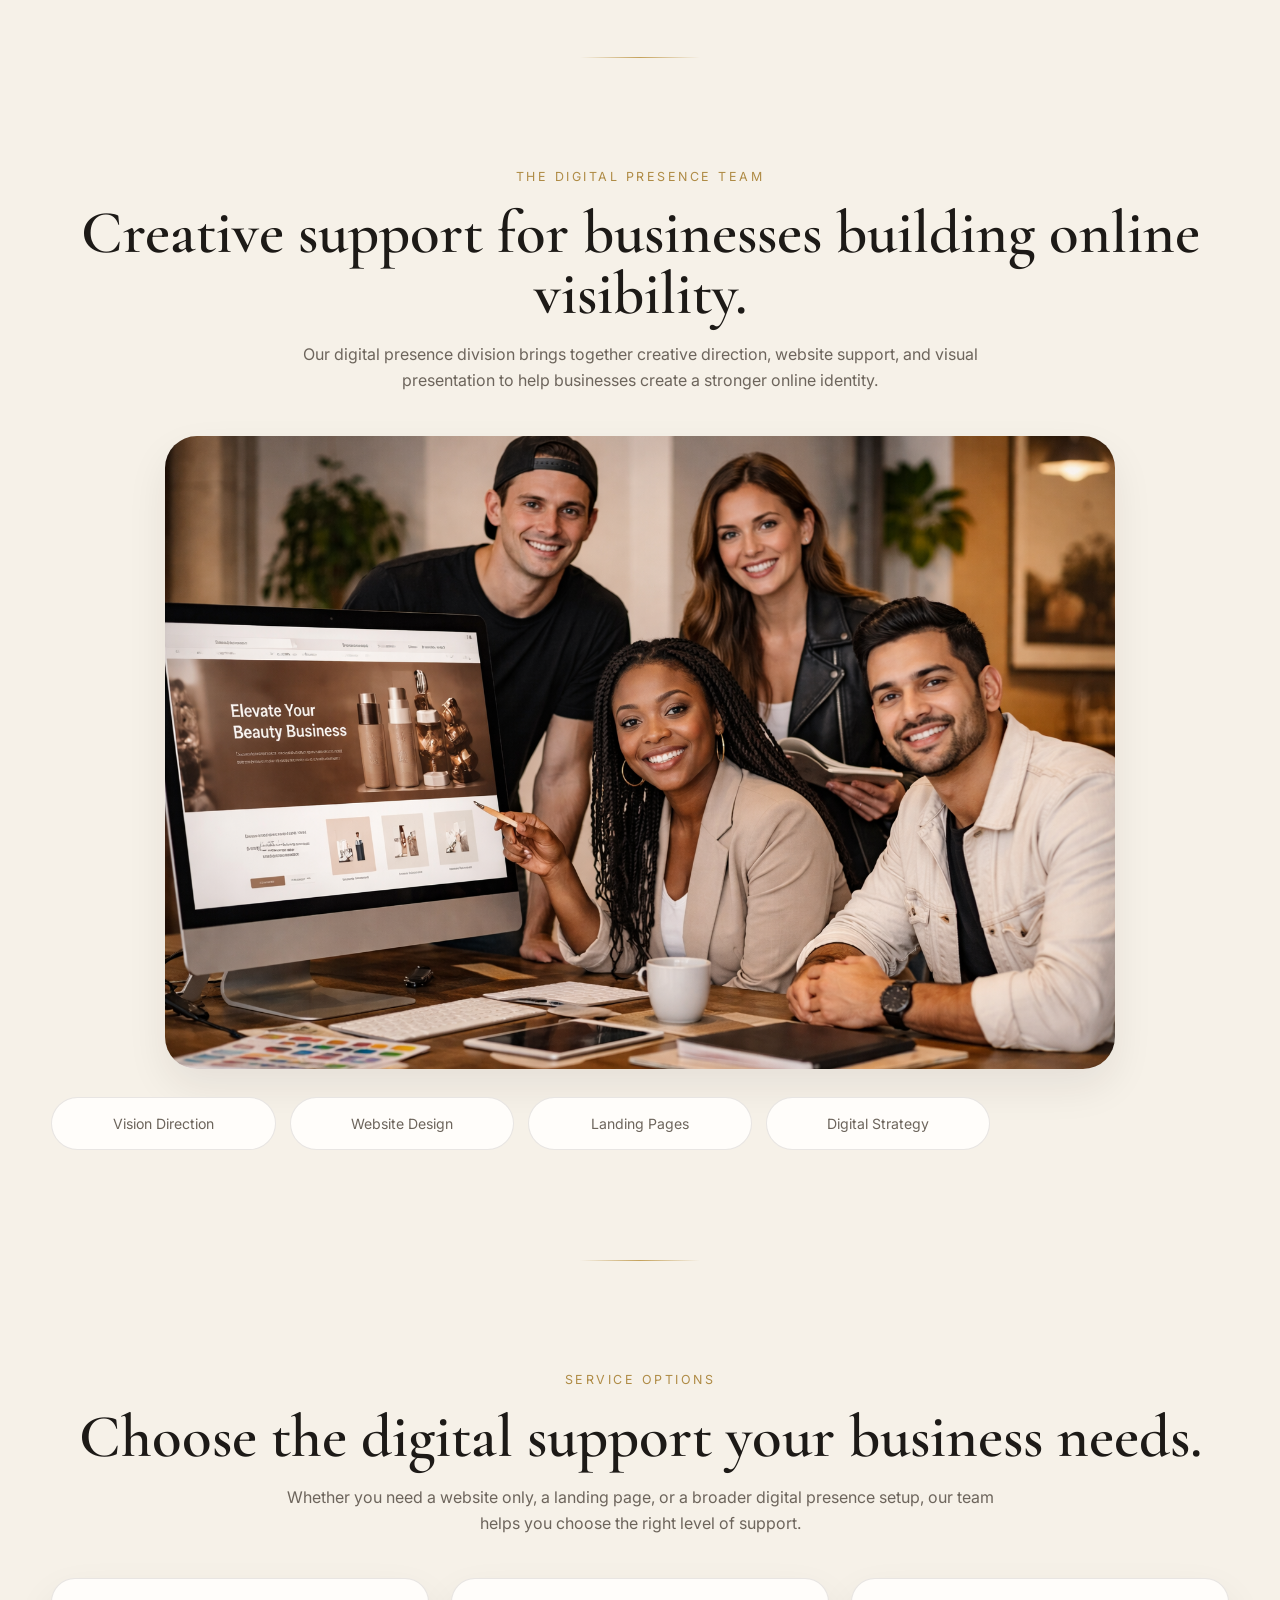
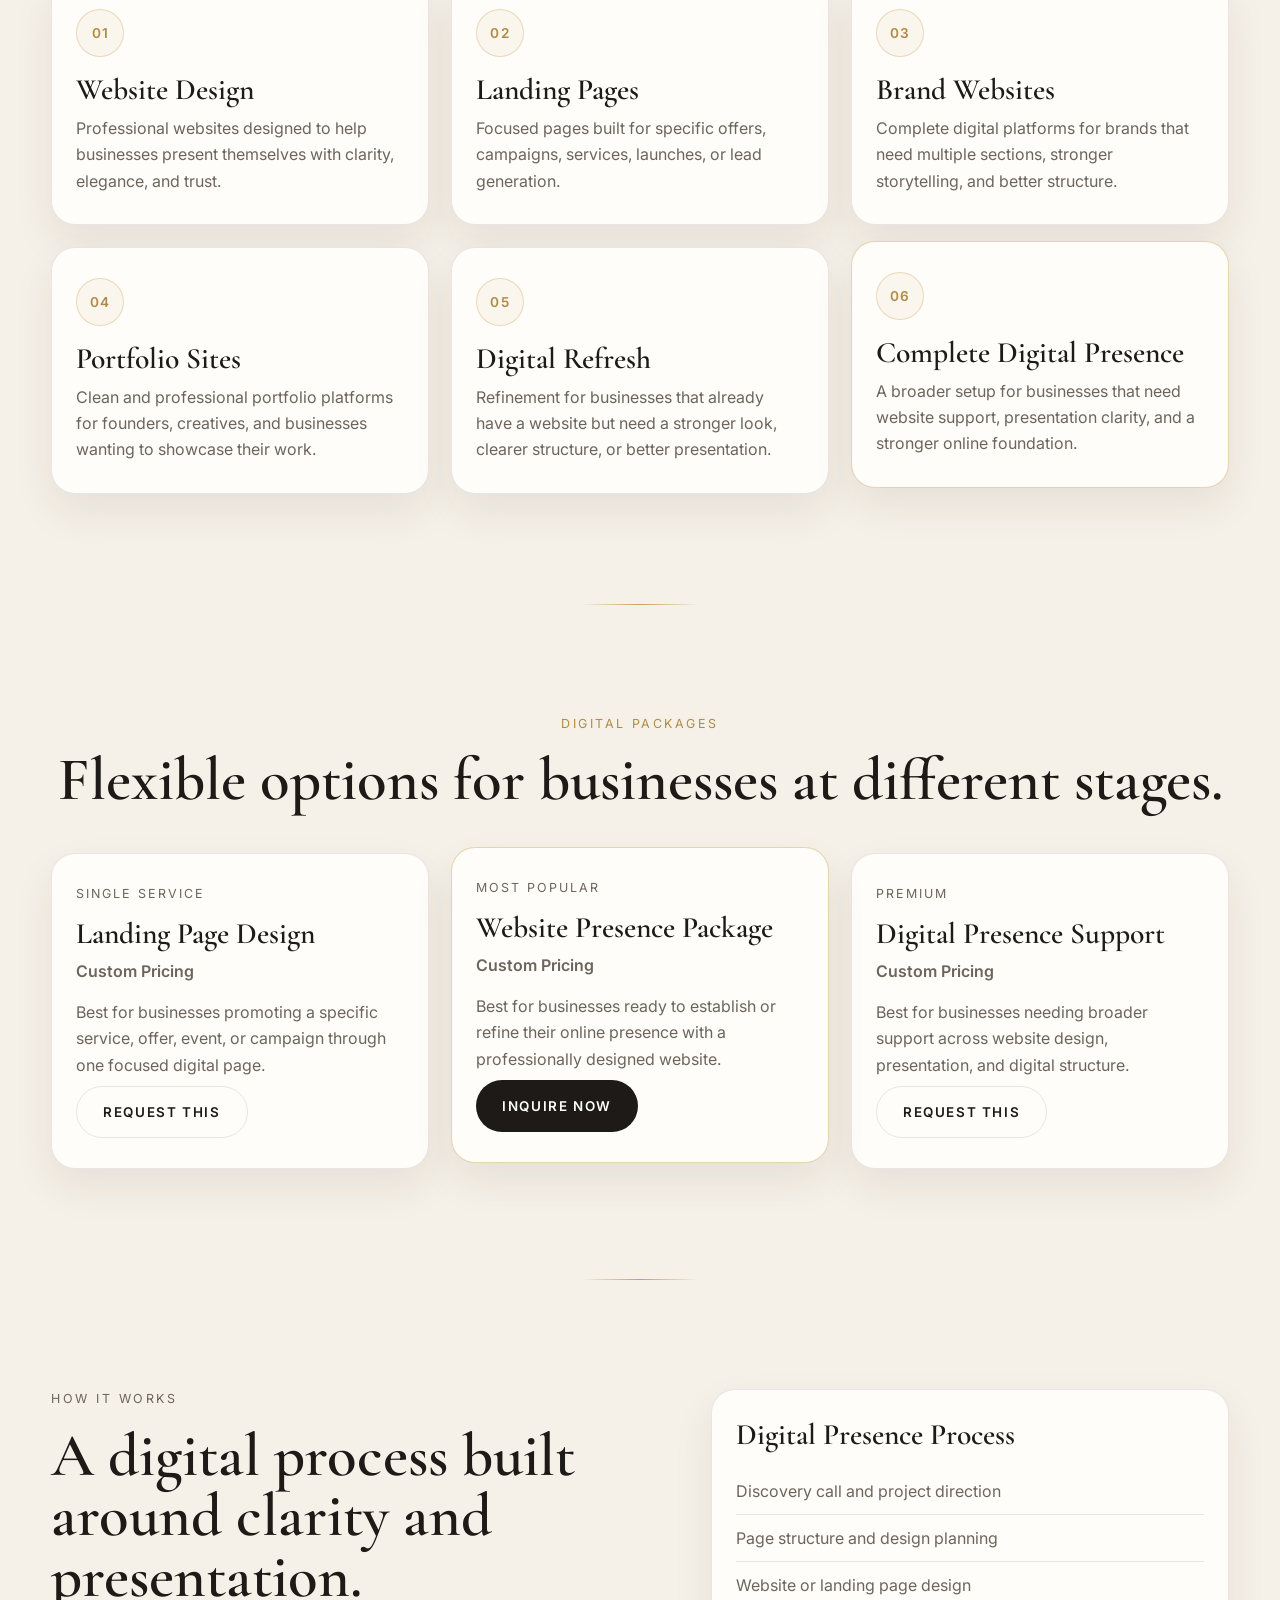
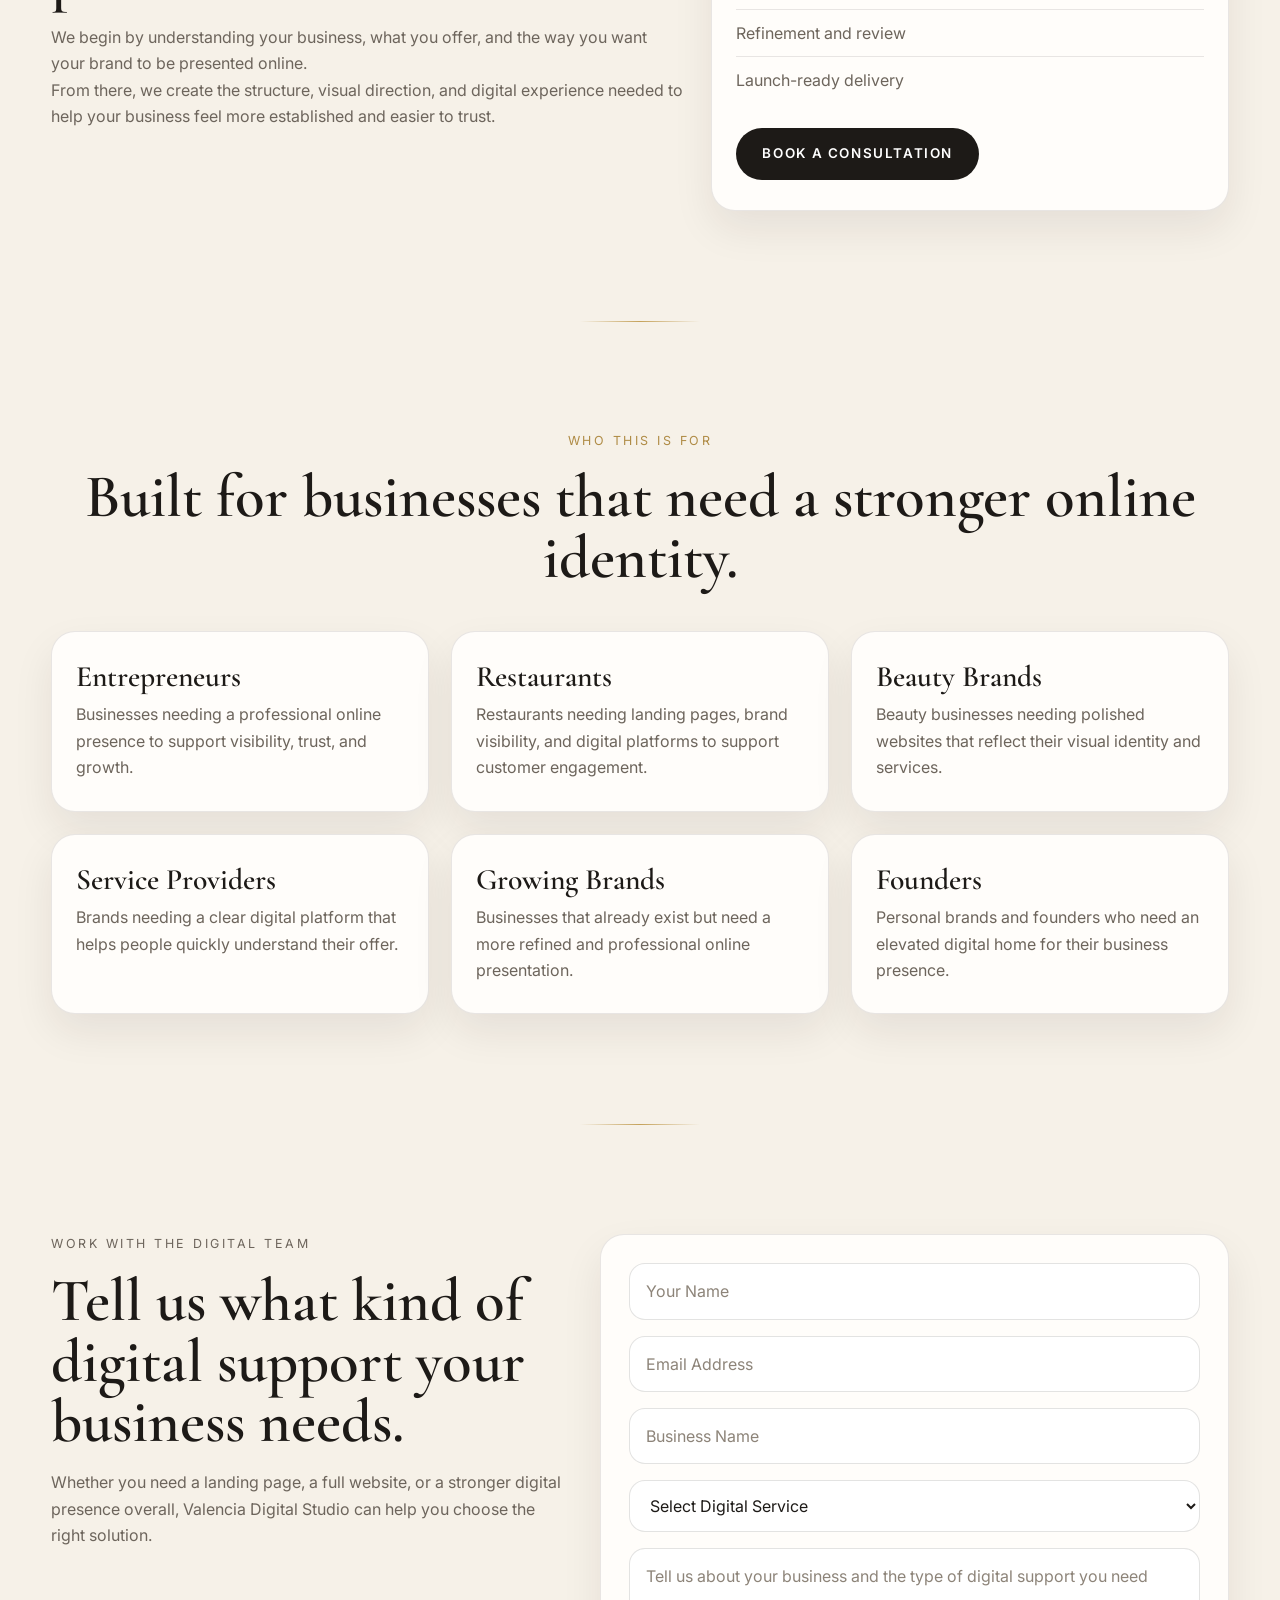
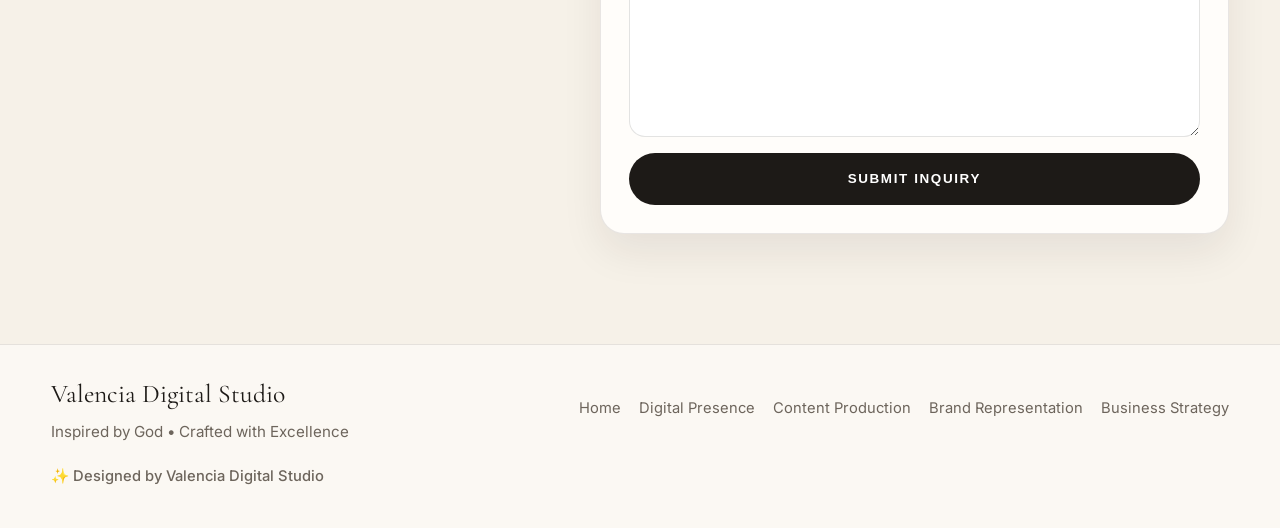
<file: digital-presence.html>
<!DOCTYPE html>
<html lang="en">
<head>
  <meta charset="UTF-8" />
  <meta name="viewport" content="width=device-width, initial-scale=1.0" />
  <title>Digital Presence | Valencia Digital Studio</title>
  <meta
    name="description"
    content="Digital presence services by Valencia Digital Studio including website design, landing pages, brand websites, and digital support for businesses ready to strengthen their online presence."
  />

  <link rel="preconnect" href="https://fonts.googleapis.com" />
  <link rel="preconnect" href="https://fonts.gstatic.com" crossorigin />
  <link
    href="https://fonts.googleapis.com/css2?family=Cormorant+Garamond:wght@400;500;600;700&family=Inter:wght@300;400;500;600&display=swap"
    rel="stylesheet"
  />

  <link rel="stylesheet" href="style.css" />
</head>
<body>
  <header class="site-header">
    <div class="container nav">
      <a href="index.html" class="brand">
        <img src="images/logo.png" alt="Valencia Digital Studio logo" class="logo" />
      </a>

      <nav class="main-nav">
        <ul>
          <li><a href="index.html">Home</a></li>
          <li><a href="digital-presence.html">Digital Presence</a></li>
          <li><a href="content-production.html">Content Production</a></li>
          <li><a href="brand-representation.html">Brand Representation</a></li>
          <li><a href="business-strategy.html">Business Strategy</a></li>
          <li><a href="index.html#contact">Start Project</a></li>
        </ul>
      </nav>

      <a href="index.html#contact" class="btn btn-primary nav-cta">Book A Consultation</a>
    </div>
  </header>

  <main>
    <!-- HERO -->
    <section class="hero section-divider">
      <div class="container hero-grid">
        <div class="hero-copy">
          <p class="eyebrow">Digital Presence</p>
          <p class="signature">Build a stronger online foundation</p>

          <h1>Create a digital presence that helps your business look established.</h1>

          <p class="hero-text">
            Valencia Digital Studio helps businesses build professional online
            platforms through website design, landing pages, and digital brand
            presentation that feels clear, polished, and aligned.
          </p>

          <div class="hero-actions">
            <a href="#service-options" class="btn btn-primary">Explore Services</a>
            <a href="index.html#contact" class="btn btn-secondary">Inquire Now</a>
          </div>

          <p class="hero-note">
            Ideal for entrepreneurs, service businesses, beauty brands,
            restaurants, consultants, and founders who need a stronger online
            presence.
          </p>
        </div>

        <div class="hero-image-wrap">
          <img
            src="images/team-digital.jpg"
            alt="Valencia Digital Studio digital presence team"
            class="hero-image"
          />
        </div>
      </div>
    </section>

    <!-- INTRO -->
    <section class="brand-statement">
      <div class="container narrow centered">
        <p class="eyebrow">Why Digital Presence Matters</p>
        <h2>Your business should look as professional online as it is in real life.</h2>
        <p class="statement-text">
          Many businesses struggle because their online presence does not reflect
          the quality of what they offer. A refined digital presence helps your
          brand look more trustworthy, organized, and ready for growth.
        </p>
      </div>
    </section>

    <!-- TEAM -->
    <section class="team-section section-divider">
      <div class="container">
        <div class="section-head centered">
          <p class="eyebrow">The Digital Presence Team</p>
          <h2>Creative support for businesses building online visibility.</h2>
          <p class="statement-text">
            Our digital presence division brings together creative direction,
            website support, and visual presentation to help businesses create a
            stronger online identity.
          </p>
        </div>

        <div class="team-image-wrap">
          <img src="images/team-digital.jpg" alt="Digital presence team" />
        </div>

        <div class="team-role-grid">
          <div class="team-role">Vision Direction</div>
          <div class="team-role">Website Design</div>
          <div class="team-role">Landing Pages</div>
          <div class="team-role">Digital Strategy</div>
        </div>
      </div>
    </section>

    <!-- SERVICE OPTIONS -->
    <section id="service-options" class="services section-divider">
      <div class="container">
        <div class="section-head centered">
          <p class="eyebrow">Service Options</p>
          <h2>Choose the digital support your business needs.</h2>
          <p class="statement-text">
            Whether you need a website only, a landing page, or a broader
            digital presence setup, our team helps you choose the right level of support.
          </p>
        </div>

        <div class="service-grid agency-grid">
          <article class="service-card">
            <div class="service-number">01</div>
            <h3>Website Design</h3>
            <p>
              Professional websites designed to help businesses present
              themselves with clarity, elegance, and trust.
            </p>
          </article>

          <article class="service-card">
            <div class="service-number">02</div>
            <h3>Landing Pages</h3>
            <p>
              Focused pages built for specific offers, campaigns, services,
              launches, or lead generation.
            </p>
          </article>

          <article class="service-card">
            <div class="service-number">03</div>
            <h3>Brand Websites</h3>
            <p>
              Complete digital platforms for brands that need multiple sections,
              stronger storytelling, and better structure.
            </p>
          </article>

          <article class="service-card">
            <div class="service-number">04</div>
            <h3>Portfolio Sites</h3>
            <p>
              Clean and professional portfolio platforms for founders,
              creatives, and businesses wanting to showcase their work.
            </p>
          </article>

          <article class="service-card">
            <div class="service-number">05</div>
            <h3>Digital Refresh</h3>
            <p>
              Refinement for businesses that already have a website but need a
              stronger look, clearer structure, or better presentation.
            </p>
          </article>

          <article class="service-card featured-package">
            <div class="service-number">06</div>
            <h3>Complete Digital Presence</h3>
            <p>
              A broader setup for businesses that need website support,
              presentation clarity, and a stronger online foundation.
            </p>
          </article>
        </div>
      </div>
    </section>

    <!-- PACKAGES -->
    <section class="packages section-divider">
      <div class="container">
        <div class="section-head centered">
          <p class="eyebrow">Digital Packages</p>
          <h2>Flexible options for businesses at different stages.</h2>
        </div>

        <div class="packages-grid">
          <article class="package-card">
            <p class="package-label">Single Service</p>
            <h3>Landing Page Design</h3>
            <p class="package-price">Custom Pricing</p>
            <p>
              Best for businesses promoting a specific service, offer, event, or
              campaign through one focused digital page.
            </p>
            <a href="index.html#contact" class="btn btn-secondary">Request This</a>
          </article>

          <article class="package-card featured-package">
            <p class="package-label">Most Popular</p>
            <h3>Website Presence Package</h3>
            <p class="package-price">Custom Pricing</p>
            <p>
              Best for businesses ready to establish or refine their online
              presence with a professionally designed website.
            </p>
            <a href="index.html#contact" class="btn btn-primary">Inquire Now</a>
          </article>

          <article class="package-card">
            <p class="package-label">Premium</p>
            <h3>Digital Presence Support</h3>
            <p class="package-price">Custom Pricing</p>
            <p>
              Best for businesses needing broader support across website design,
              presentation, and digital structure.
            </p>
            <a href="index.html#contact" class="btn btn-secondary">Request This</a>
          </article>
        </div>
      </div>
    </section>

    <!-- HOW IT WORKS -->
    <section class="experience section-divider">
      <div class="container experience-grid">
        <div class="experience-copy">
          <p class="eyebrow">How It Works</p>
          <h2>A digital process built around clarity and presentation.</h2>
          <p>
            We begin by understanding your business, what you offer, and the way
            you want your brand to be presented online.
          </p>
          <p>
            From there, we create the structure, visual direction, and digital
            experience needed to help your business feel more established and
            easier to trust.
          </p>
        </div>

        <div class="experience-card">
          <h3>Digital Presence Process</h3>
          <ul>
            <li>Discovery call and project direction</li>
            <li>Page structure and design planning</li>
            <li>Website or landing page design</li>
            <li>Refinement and review</li>
            <li>Launch-ready delivery</li>
          </ul>
          <a href="index.html#contact" class="btn btn-primary">Book A Consultation</a>
        </div>
      </div>
    </section>

    <!-- IDEAL FOR -->
    <section class="services section-divider">
      <div class="container">
        <div class="section-head centered">
          <p class="eyebrow">Who This Is For</p>
          <h2>Built for businesses that need a stronger online identity.</h2>
        </div>

        <div class="service-grid agency-grid">
          <article class="service-card">
            <h3>Entrepreneurs</h3>
            <p>
              Businesses needing a professional online presence to support
              visibility, trust, and growth.
            </p>
          </article>

          <article class="service-card">
            <h3>Restaurants</h3>
            <p>
              Restaurants needing landing pages, brand visibility, and digital
              platforms to support customer engagement.
            </p>
          </article>

          <article class="service-card">
            <h3>Beauty Brands</h3>
            <p>
              Beauty businesses needing polished websites that reflect their
              visual identity and services.
            </p>
          </article>

          <article class="service-card">
            <h3>Service Providers</h3>
            <p>
              Brands needing a clear digital platform that helps people quickly
              understand their offer.
            </p>
          </article>

          <article class="service-card">
            <h3>Growing Brands</h3>
            <p>
              Businesses that already exist but need a more refined and
              professional online presentation.
            </p>
          </article>

          <article class="service-card">
            <h3>Founders</h3>
            <p>
              Personal brands and founders who need an elevated digital home for
              their business presence.
            </p>
          </article>
        </div>
      </div>
    </section>

    <!-- CTA -->
    <section class="contact section-divider">
      <div class="container contact-grid">
        <div class="contact-copy">
          <p class="eyebrow">Work With The Digital Team</p>
          <h2>Tell us what kind of digital support your business needs.</h2>
          <p>
            Whether you need a landing page, a full website, or a stronger
            digital presence overall, Valencia Digital Studio can help you
            choose the right solution.
          </p>
        </div>

        <form class="contact-form">
          <input type="text" name="name" placeholder="Your Name" required />
          <input type="email" name="email" placeholder="Email Address" required />
          <input type="text" name="business" placeholder="Business Name" />

          <select name="digital-service" required>
            <option value="">Select Digital Service</option>
            <option value="website-design">Website Design</option>
            <option value="landing-page">Landing Page</option>
            <option value="brand-website">Brand Website</option>
            <option value="portfolio-site">Portfolio Site</option>
            <option value="digital-refresh">Digital Refresh</option>
            <option value="complete-digital-presence">Complete Digital Presence</option>
          </select>

          <textarea
            name="project"
            rows="6"
            placeholder="Tell us about your business and the type of digital support you need"
            required
          ></textarea>

          <button type="submit" class="btn btn-primary">Submit Inquiry</button>
        </form>
      </div>
    </section>
  </main>

  <footer class="site-footer">
    <div class="container footer-grid">
      <div>
        <p class="footer-brand">Valencia Digital Studio</p>
        <p class="footer-signature">Inspired by God • Crafted with Excellence</p>
      </div>

      <div class="footer-links">
        <a href="index.html">Home</a>
        <a href="digital-presence.html">Digital Presence</a>
        <a href="content-production.html">Content Production</a>
        <a href="brand-representation.html">Brand Representation</a>
        <a href="business-strategy.html">Business Strategy</a>
      </div>

      <a
        class="footer-credit"
        href="https://www.instagram.com/valenciadigitalstudio?igsh=MWRkOGlpdWNxNnF4ZQ%3D%3D&utm_source=qr"
        target="_blank"
      >
        ✨ Designed by Valencia Digital Studio
      </a>
    </div>
  </footer>
</body>
</html>
</file>
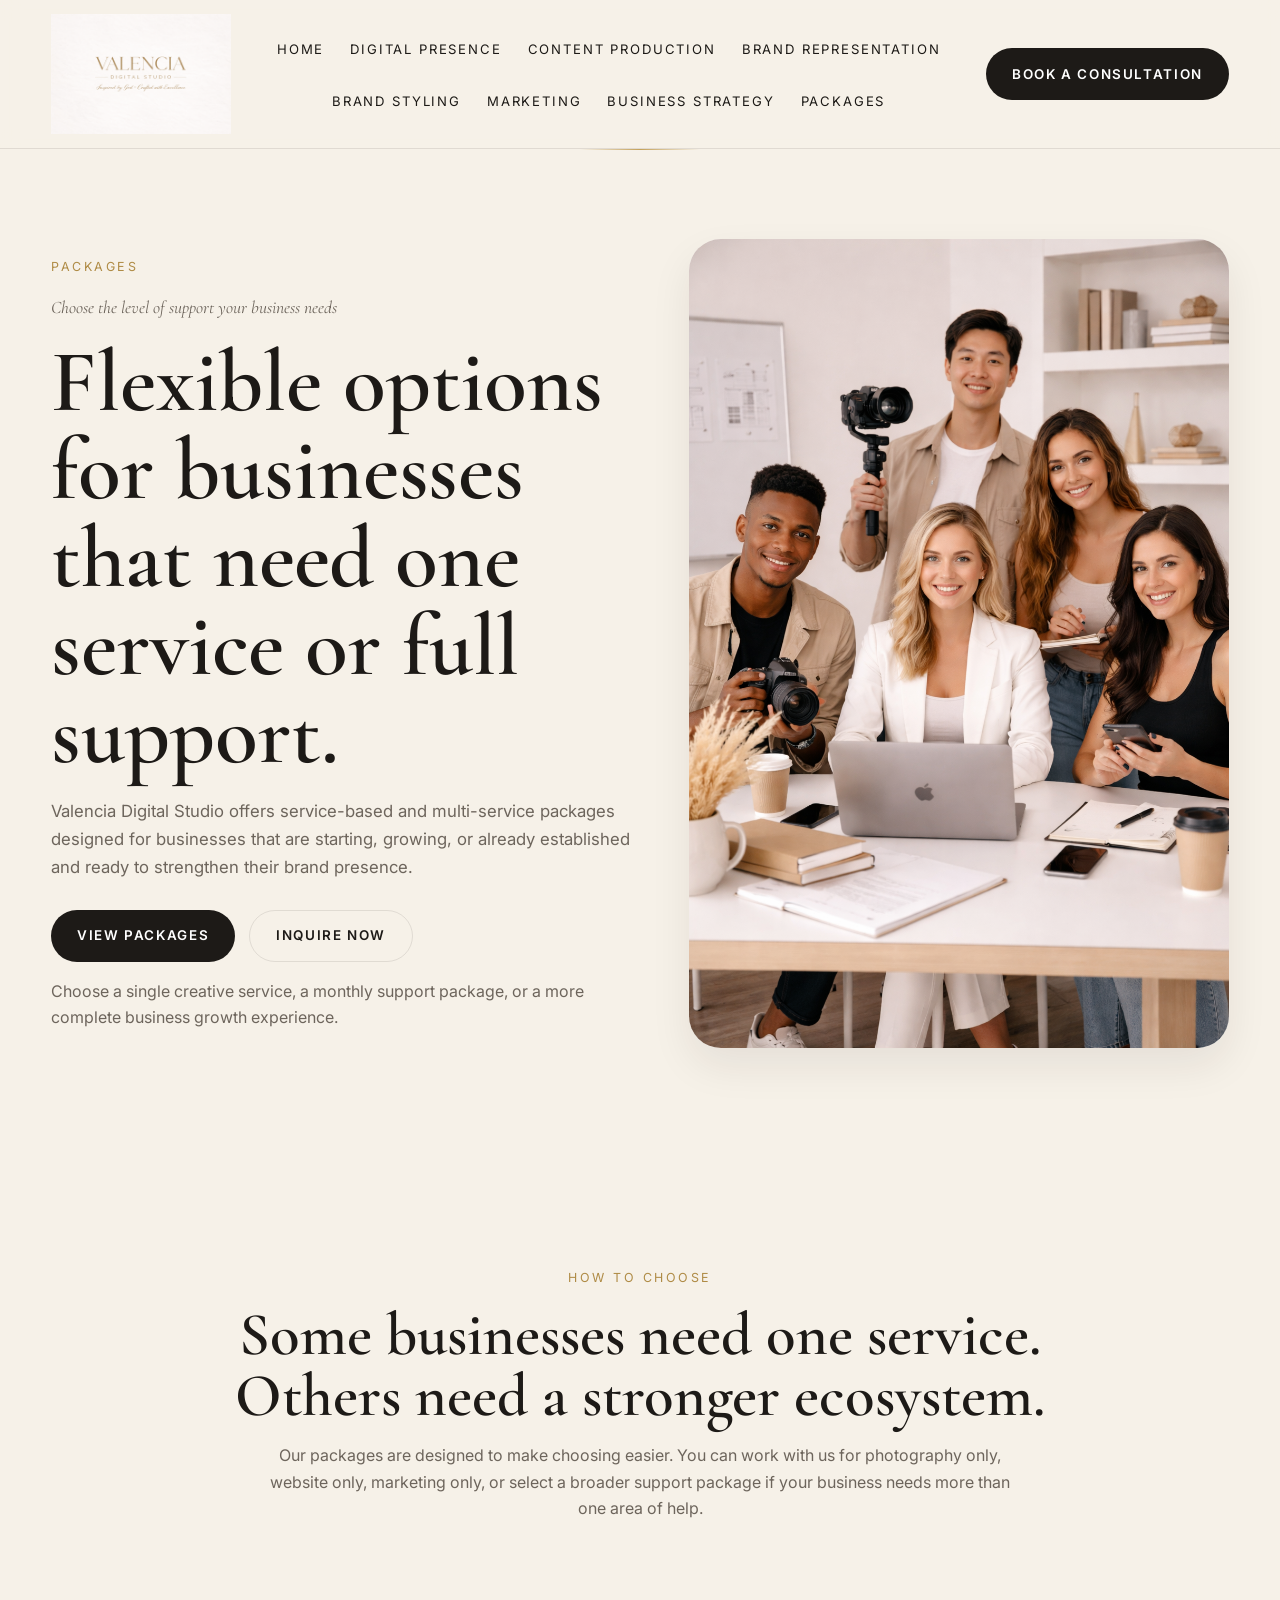
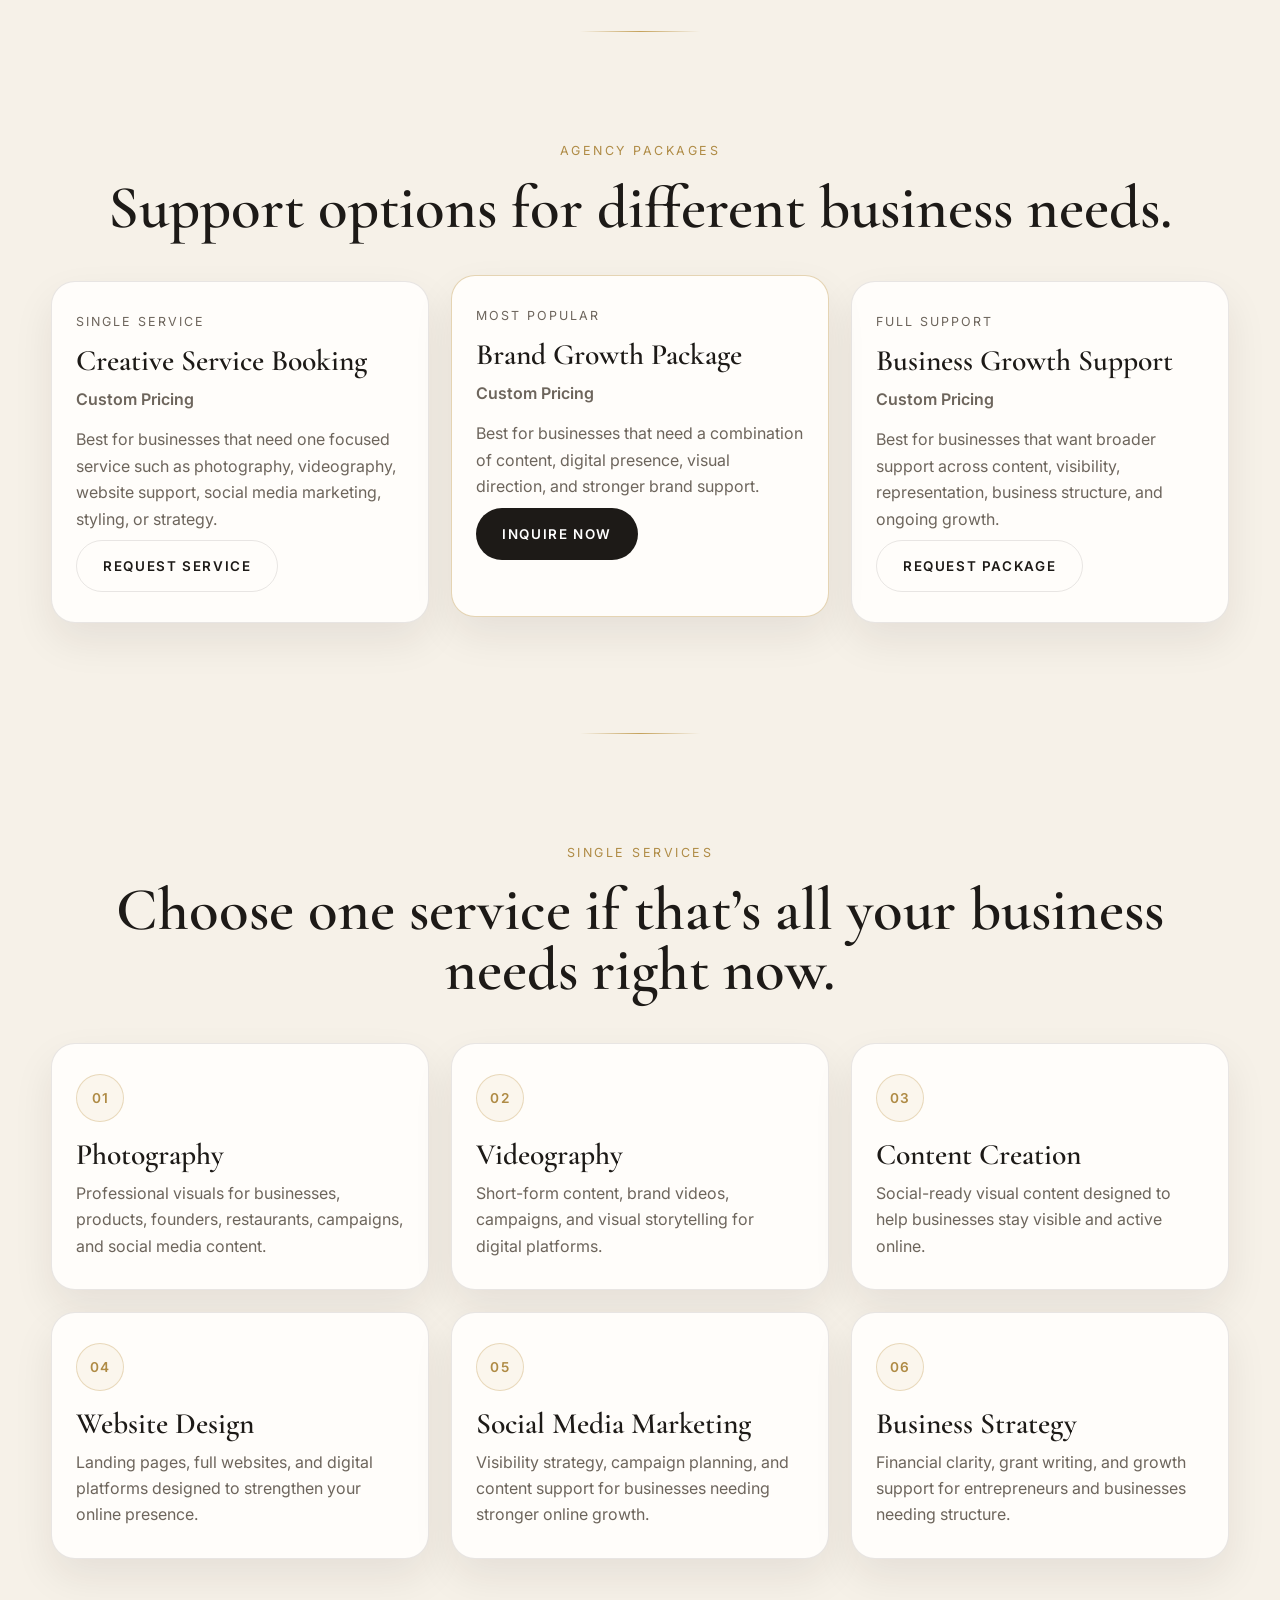
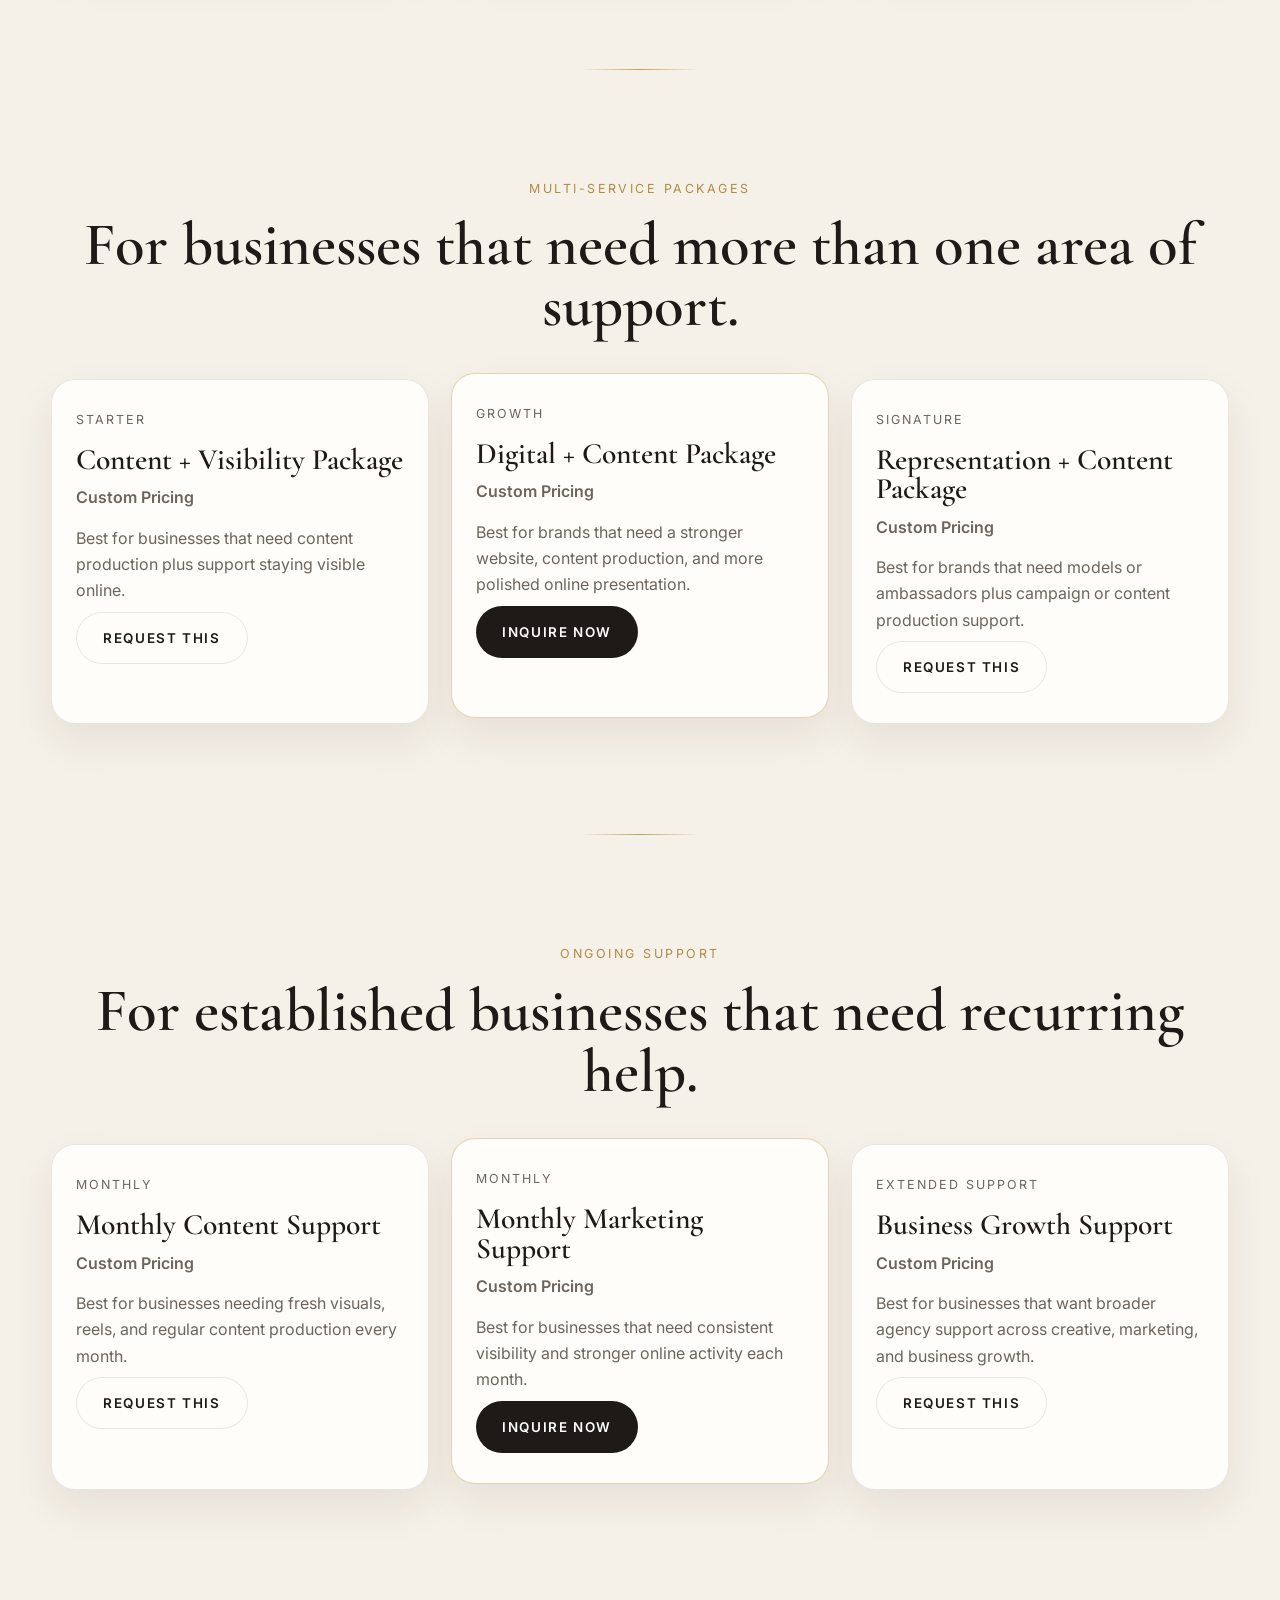
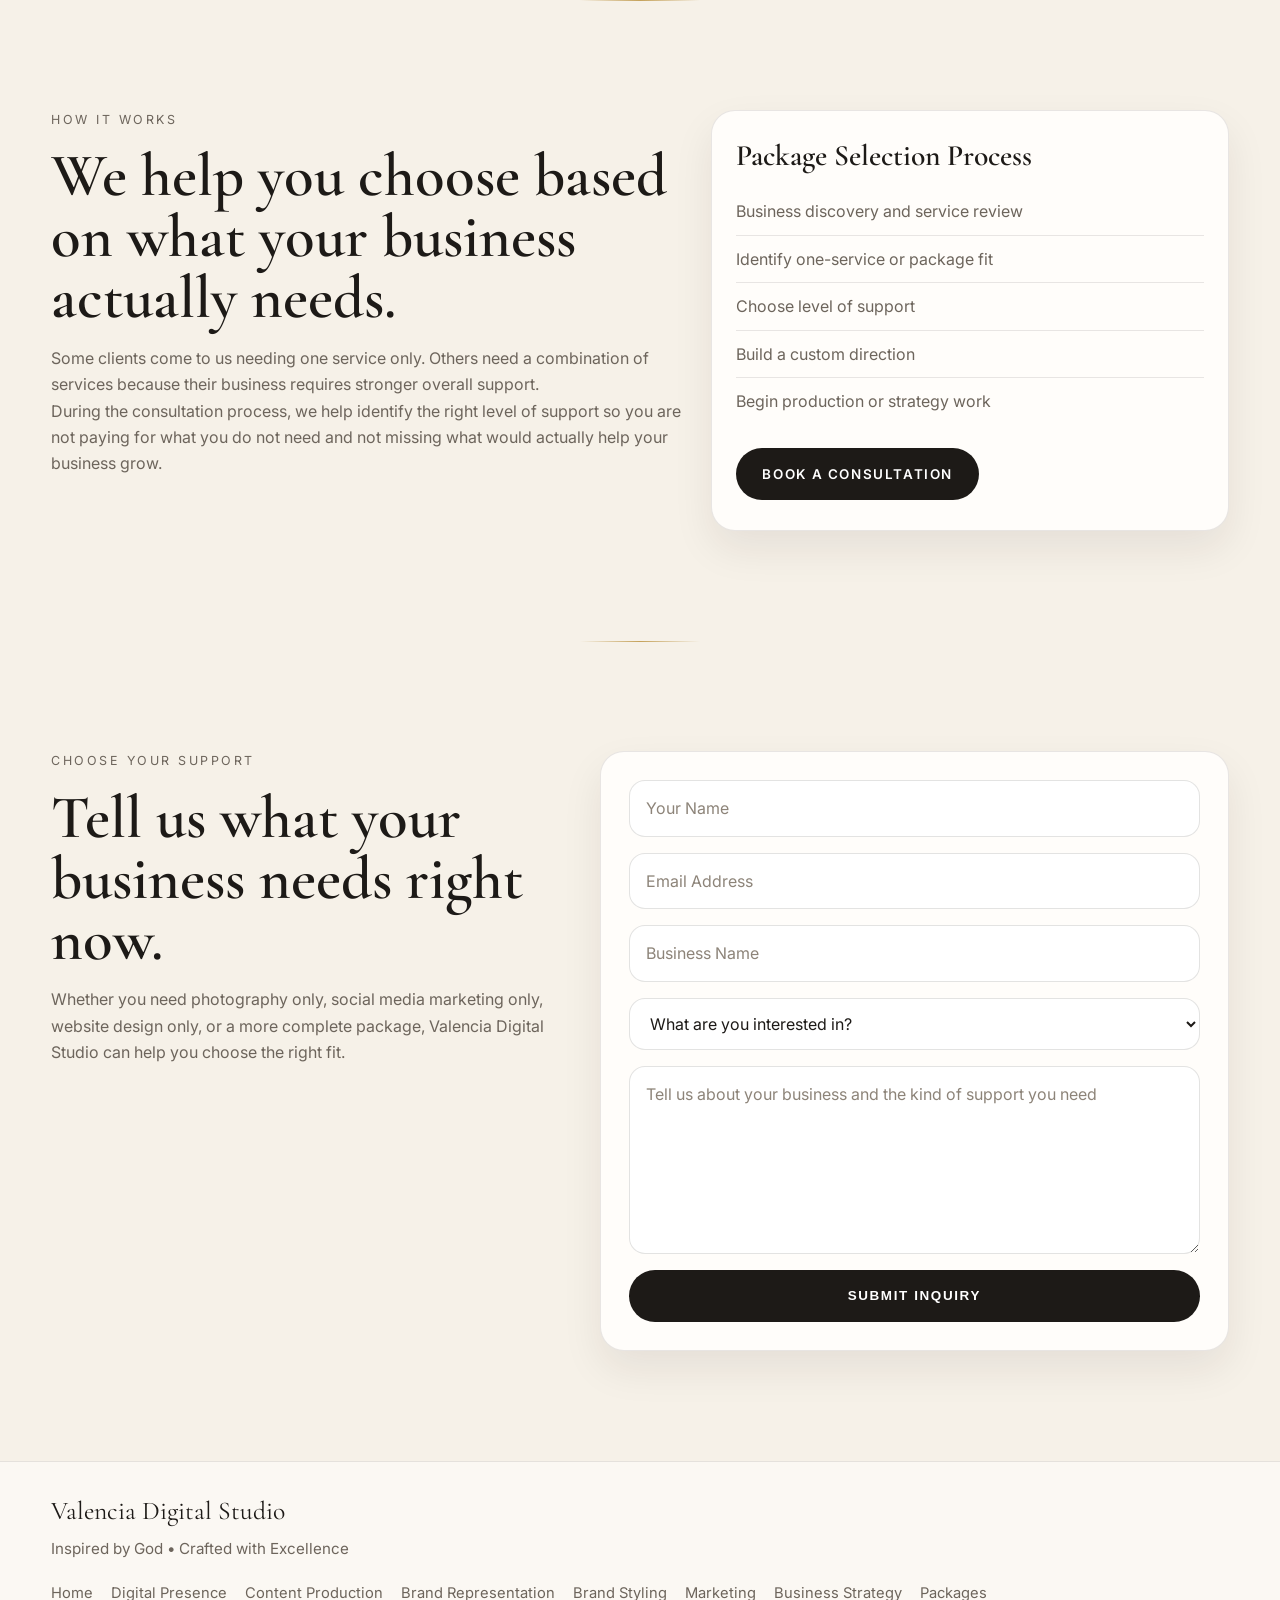
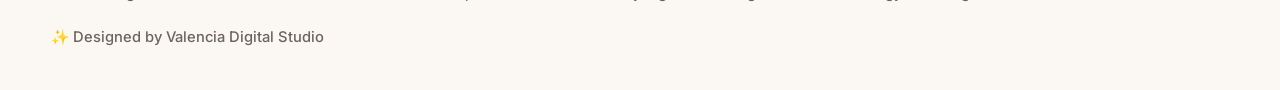
<file: packages.html>
<!DOCTYPE html>
<html lang="en">
<head>
  <meta charset="UTF-8" />
  <meta name="viewport" content="width=device-width, initial-scale=1.0" />
  <title>Packages | Valencia Digital Studio</title>
  <meta
    name="description"
    content="Explore Valencia Digital Studio packages for content production, digital presence, brand representation, marketing, and business support."
  />

  <link rel="preconnect" href="https://fonts.googleapis.com" />
  <link rel="preconnect" href="https://fonts.gstatic.com" crossorigin />
  <link
    href="https://fonts.googleapis.com/css2?family=Cormorant+Garamond:wght@400;500;600;700&family=Inter:wght@300;400;500;600&display=swap"
    rel="stylesheet"
  />

  <link rel="stylesheet" href="style.css" />
</head>
<body>
  <header class="site-header">
    <div class="container nav">
      <a href="index.html" class="brand">
        <img src="images/logo.png" alt="Valencia Digital Studio logo" class="logo" />
      </a>

      <nav class="main-nav">
        <ul>
          <li><a href="index.html">Home</a></li>
          <li><a href="digital-presence.html">Digital Presence</a></li>
          <li><a href="content-production.html">Content Production</a></li>
          <li><a href="brand-representation.html">Brand Representation</a></li>
          <li><a href="brand-styling.html">Brand Styling</a></li>
          <li><a href="marketing-visibility.html">Marketing</a></li>
          <li><a href="business-strategy.html">Business Strategy</a></li>
          <li><a href="packages.html">Packages</a></li>
        </ul>
      </nav>

      <a href="index.html#contact" class="btn btn-primary nav-cta">Book A Consultation</a>
    </div>
  </header>

  <main>
    <section class="hero section-divider">
      <div class="container hero-grid">
        <div class="hero-copy">
          <p class="eyebrow">Packages</p>
          <p class="signature">Choose the level of support your business needs</p>

          <h1>Flexible options for businesses that need one service or full support.</h1>

          <p class="hero-text">
            Valencia Digital Studio offers service-based and multi-service
            packages designed for businesses that are starting, growing, or
            already established and ready to strengthen their brand presence.
          </p>

          <div class="hero-actions">
            <a href="#package-options" class="btn btn-primary">View Packages</a>
            <a href="index.html#contact" class="btn btn-secondary">Inquire Now</a>
          </div>

          <p class="hero-note">
            Choose a single creative service, a monthly support package, or a
            more complete business growth experience.
          </p>
        </div>

        <div class="hero-image-wrap">
          <img
            src="images/team-main.jpg"
            alt="Valencia Digital Studio team"
            class="hero-image"
          />
        </div>
      </div>
    </section>

    <section class="brand-statement">
      <div class="container narrow centered">
        <p class="eyebrow">How To Choose</p>
        <h2>Some businesses need one service. Others need a stronger ecosystem.</h2>
        <p class="statement-text">
          Our packages are designed to make choosing easier. You can work with
          us for photography only, website only, marketing only, or select a
          broader support package if your business needs more than one area of help.
        </p>
      </div>
    </section>

    <section id="package-options" class="packages section-divider">
      <div class="container">
        <div class="section-head centered">
          <p class="eyebrow">Agency Packages</p>
          <h2>Support options for different business needs.</h2>
        </div>

        <div class="packages-grid">
          <article class="package-card">
            <p class="package-label">Single Service</p>
            <h3>Creative Service Booking</h3>
            <p class="package-price">Custom Pricing</p>
            <p>
              Best for businesses that need one focused service such as
              photography, videography, website support, social media marketing,
              styling, or strategy.
            </p>
            <a href="index.html#contact" class="btn btn-secondary">Request Service</a>
          </article>

          <article class="package-card featured-package">
            <p class="package-label">Most Popular</p>
            <h3>Brand Growth Package</h3>
            <p class="package-price">Custom Pricing</p>
            <p>
              Best for businesses that need a combination of content, digital
              presence, visual direction, and stronger brand support.
            </p>
            <a href="index.html#contact" class="btn btn-primary">Inquire Now</a>
          </article>

          <article class="package-card">
            <p class="package-label">Full Support</p>
            <h3>Business Growth Support</h3>
            <p class="package-price">Custom Pricing</p>
            <p>
              Best for businesses that want broader support across content,
              visibility, representation, business structure, and ongoing growth.
            </p>
            <a href="index.html#contact" class="btn btn-secondary">Request Package</a>
          </article>
        </div>
      </div>
    </section>

    <section class="services section-divider">
      <div class="container">
        <div class="section-head centered">
          <p class="eyebrow">Single Services</p>
          <h2>Choose one service if that’s all your business needs right now.</h2>
        </div>

        <div class="service-grid agency-grid">
          <article class="service-card">
            <div class="service-number">01</div>
            <h3>Photography</h3>
            <p>
              Professional visuals for businesses, products, founders,
              restaurants, campaigns, and social media content.
            </p>
          </article>

          <article class="service-card">
            <div class="service-number">02</div>
            <h3>Videography</h3>
            <p>
              Short-form content, brand videos, campaigns, and visual
              storytelling for digital platforms.
            </p>
          </article>

          <article class="service-card">
            <div class="service-number">03</div>
            <h3>Content Creation</h3>
            <p>
              Social-ready visual content designed to help businesses stay
              visible and active online.
            </p>
          </article>

          <article class="service-card">
            <div class="service-number">04</div>
            <h3>Website Design</h3>
            <p>
              Landing pages, full websites, and digital platforms designed to
              strengthen your online presence.
            </p>
          </article>

          <article class="service-card">
            <div class="service-number">05</div>
            <h3>Social Media Marketing</h3>
            <p>
              Visibility strategy, campaign planning, and content support for
              businesses needing stronger online growth.
            </p>
          </article>

          <article class="service-card">
            <div class="service-number">06</div>
            <h3>Business Strategy</h3>
            <p>
              Financial clarity, grant writing, and growth support for
              entrepreneurs and businesses needing structure.
            </p>
          </article>
        </div>
      </div>
    </section>

    <section class="packages section-divider">
      <div class="container">
        <div class="section-head centered">
          <p class="eyebrow">Multi-Service Packages</p>
          <h2>For businesses that need more than one area of support.</h2>
        </div>

        <div class="packages-grid">
          <article class="package-card">
            <p class="package-label">Starter</p>
            <h3>Content + Visibility Package</h3>
            <p class="package-price">Custom Pricing</p>
            <p>
              Best for businesses that need content production plus support
              staying visible online.
            </p>
            <a href="index.html#contact" class="btn btn-secondary">Request This</a>
          </article>

          <article class="package-card featured-package">
            <p class="package-label">Growth</p>
            <h3>Digital + Content Package</h3>
            <p class="package-price">Custom Pricing</p>
            <p>
              Best for brands that need a stronger website, content production,
              and more polished online presentation.
            </p>
            <a href="index.html#contact" class="btn btn-primary">Inquire Now</a>
          </article>

          <article class="package-card">
            <p class="package-label">Signature</p>
            <h3>Representation + Content Package</h3>
            <p class="package-price">Custom Pricing</p>
            <p>
              Best for brands that need models or ambassadors plus campaign or
              content production support.
            </p>
            <a href="index.html#contact" class="btn btn-secondary">Request This</a>
          </article>
        </div>
      </div>
    </section>

    <section class="packages section-divider">
      <div class="container">
        <div class="section-head centered">
          <p class="eyebrow">Ongoing Support</p>
          <h2>For established businesses that need recurring help.</h2>
        </div>

        <div class="packages-grid">
          <article class="package-card">
            <p class="package-label">Monthly</p>
            <h3>Monthly Content Support</h3>
            <p class="package-price">Custom Pricing</p>
            <p>
              Best for businesses needing fresh visuals, reels, and regular
              content production every month.
            </p>
            <a href="index.html#contact" class="btn btn-secondary">Request This</a>
          </article>

          <article class="package-card featured-package">
            <p class="package-label">Monthly</p>
            <h3>Monthly Marketing Support</h3>
            <p class="package-price">Custom Pricing</p>
            <p>
              Best for businesses that need consistent visibility and stronger
              online activity each month.
            </p>
            <a href="index.html#contact" class="btn btn-primary">Inquire Now</a>
          </article>

          <article class="package-card">
            <p class="package-label">Extended Support</p>
            <h3>Business Growth Support</h3>
            <p class="package-price">Custom Pricing</p>
            <p>
              Best for businesses that want broader agency support across
              creative, marketing, and business growth.
            </p>
            <a href="index.html#contact" class="btn btn-secondary">Request This</a>
          </article>
        </div>
      </div>
    </section>

    <section class="experience section-divider">
      <div class="container experience-grid">
        <div class="experience-copy">
          <p class="eyebrow">How It Works</p>
          <h2>We help you choose based on what your business actually needs.</h2>
          <p>
            Some clients come to us needing one service only. Others need a
            combination of services because their business requires stronger
            overall support.
          </p>
          <p>
            During the consultation process, we help identify the right level of
            support so you are not paying for what you do not need and not
            missing what would actually help your business grow.
          </p>
        </div>

        <div class="experience-card">
          <h3>Package Selection Process</h3>
          <ul>
            <li>Business discovery and service review</li>
            <li>Identify one-service or package fit</li>
            <li>Choose level of support</li>
            <li>Build a custom direction</li>
            <li>Begin production or strategy work</li>
          </ul>
          <a href="index.html#contact" class="btn btn-primary">Book A Consultation</a>
        </div>
      </div>
    </section>

    <section class="contact section-divider">
      <div class="container contact-grid">
        <div class="contact-copy">
          <p class="eyebrow">Choose Your Support</p>
          <h2>Tell us what your business needs right now.</h2>
          <p>
            Whether you need photography only, social media marketing only,
            website design only, or a more complete package, Valencia Digital
            Studio can help you choose the right fit.
          </p>
        </div>

        <form class="contact-form">
          <input type="text" name="name" placeholder="Your Name" required />
          <input type="email" name="email" placeholder="Email Address" required />
          <input type="text" name="business" placeholder="Business Name" />

          <select name="package-interest" required>
            <option value="">What are you interested in?</option>
            <option value="single-service">Single Service</option>
            <option value="content-visibility-package">Content + Visibility Package</option>
            <option value="digital-content-package">Digital + Content Package</option>
            <option value="representation-content-package">Representation + Content Package</option>
            <option value="monthly-content-support">Monthly Content Support</option>
            <option value="monthly-marketing-support">Monthly Marketing Support</option>
            <option value="business-growth-support">Business Growth Support</option>
          </select>

          <textarea
            name="project"
            rows="6"
            placeholder="Tell us about your business and the kind of support you need"
            required
          ></textarea>

          <button type="submit" class="btn btn-primary">Submit Inquiry</button>
        </form>
      </div>
    </section>
  </main>

  <footer class="site-footer">
    <div class="container footer-grid">
      <div>
        <p class="footer-brand">Valencia Digital Studio</p>
        <p class="footer-signature">Inspired by God • Crafted with Excellence</p>
      </div>

      <div class="footer-links">
        <a href="index.html">Home</a>
        <a href="digital-presence.html">Digital Presence</a>
        <a href="content-production.html">Content Production</a>
        <a href="brand-representation.html">Brand Representation</a>
        <a href="brand-styling.html">Brand Styling</a>
        <a href="marketing-visibility.html">Marketing</a>
        <a href="business-strategy.html">Business Strategy</a>
        <a href="packages.html">Packages</a>
      </div>

      <a
        class="footer-credit"
        href="https://www.instagram.com/valenciadigitalstudio?igsh=MWRkOGlpdWNxNnF4ZQ%3D%3D&utm_source=qr"
        target="_blank"
      >
        ✨ Designed by Valencia Digital Studio
      </a>
    </div>
  </footer>
</body>
</html>
</file>
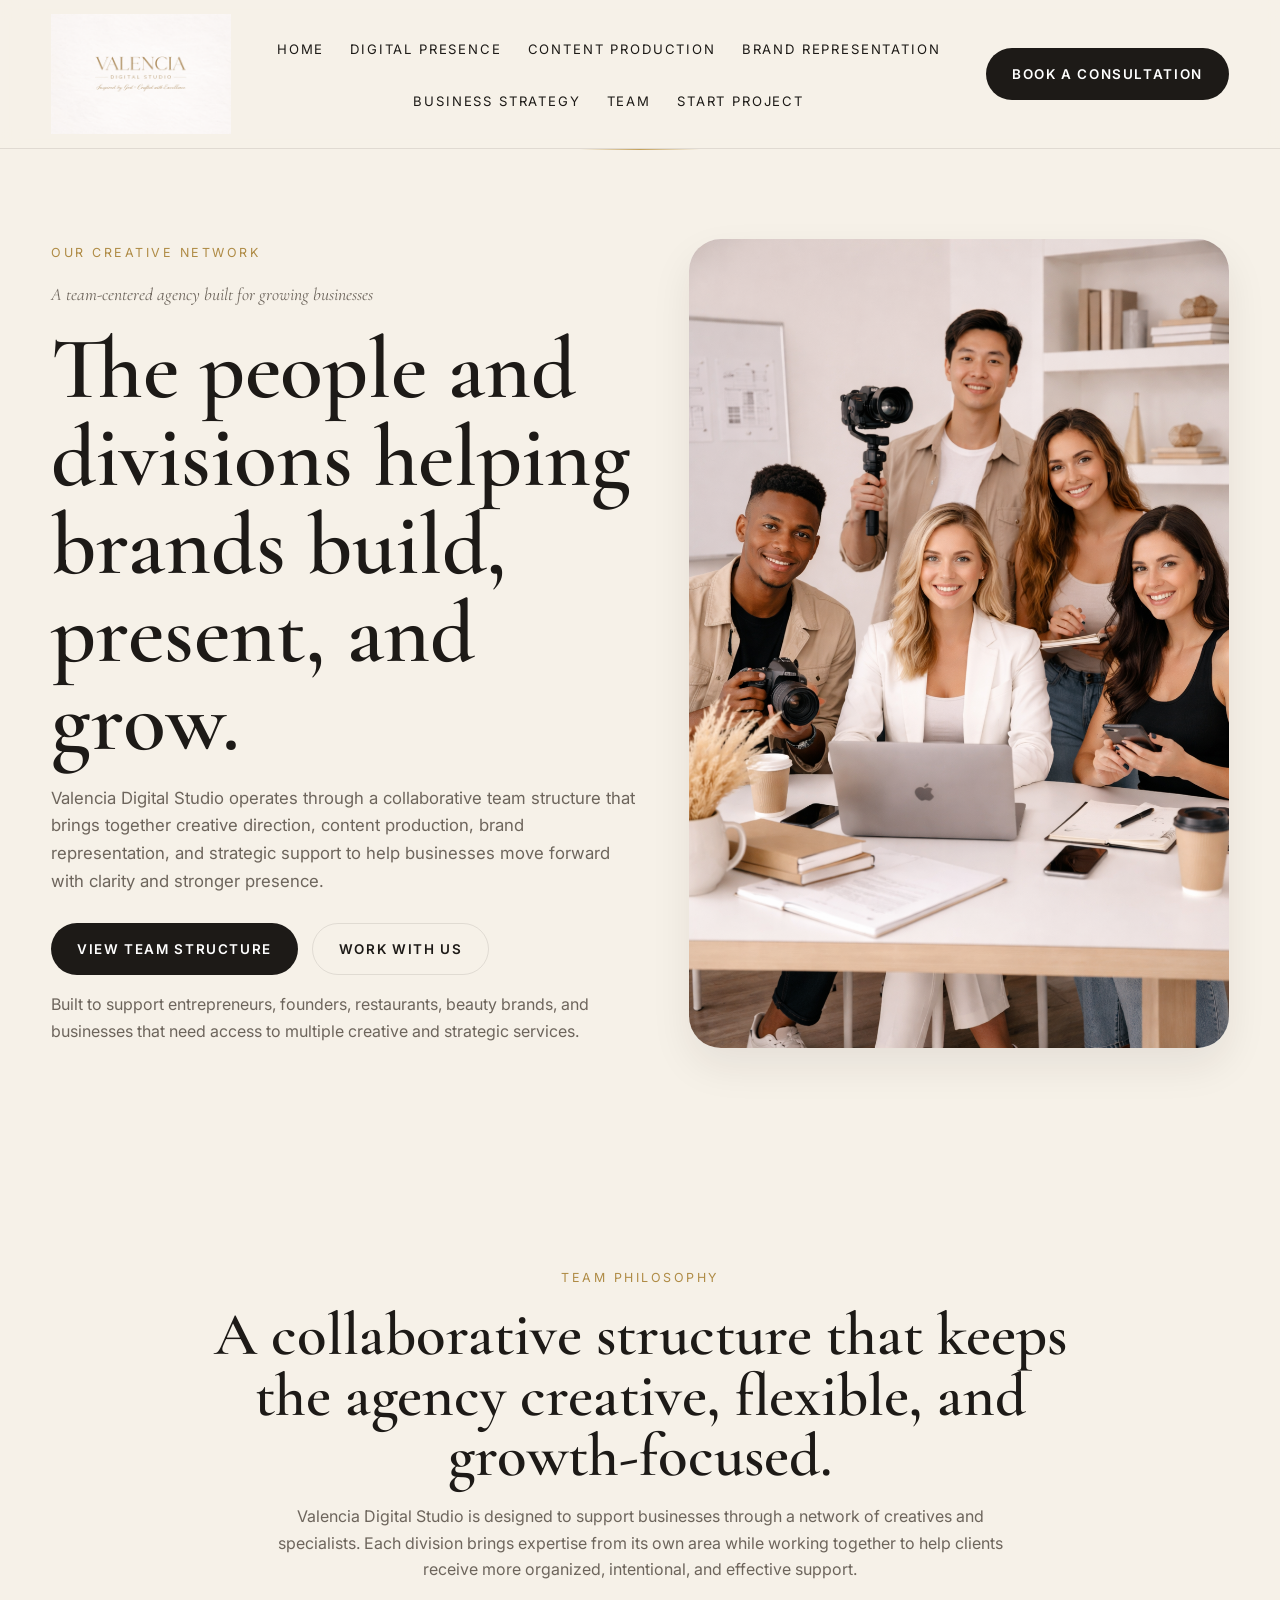
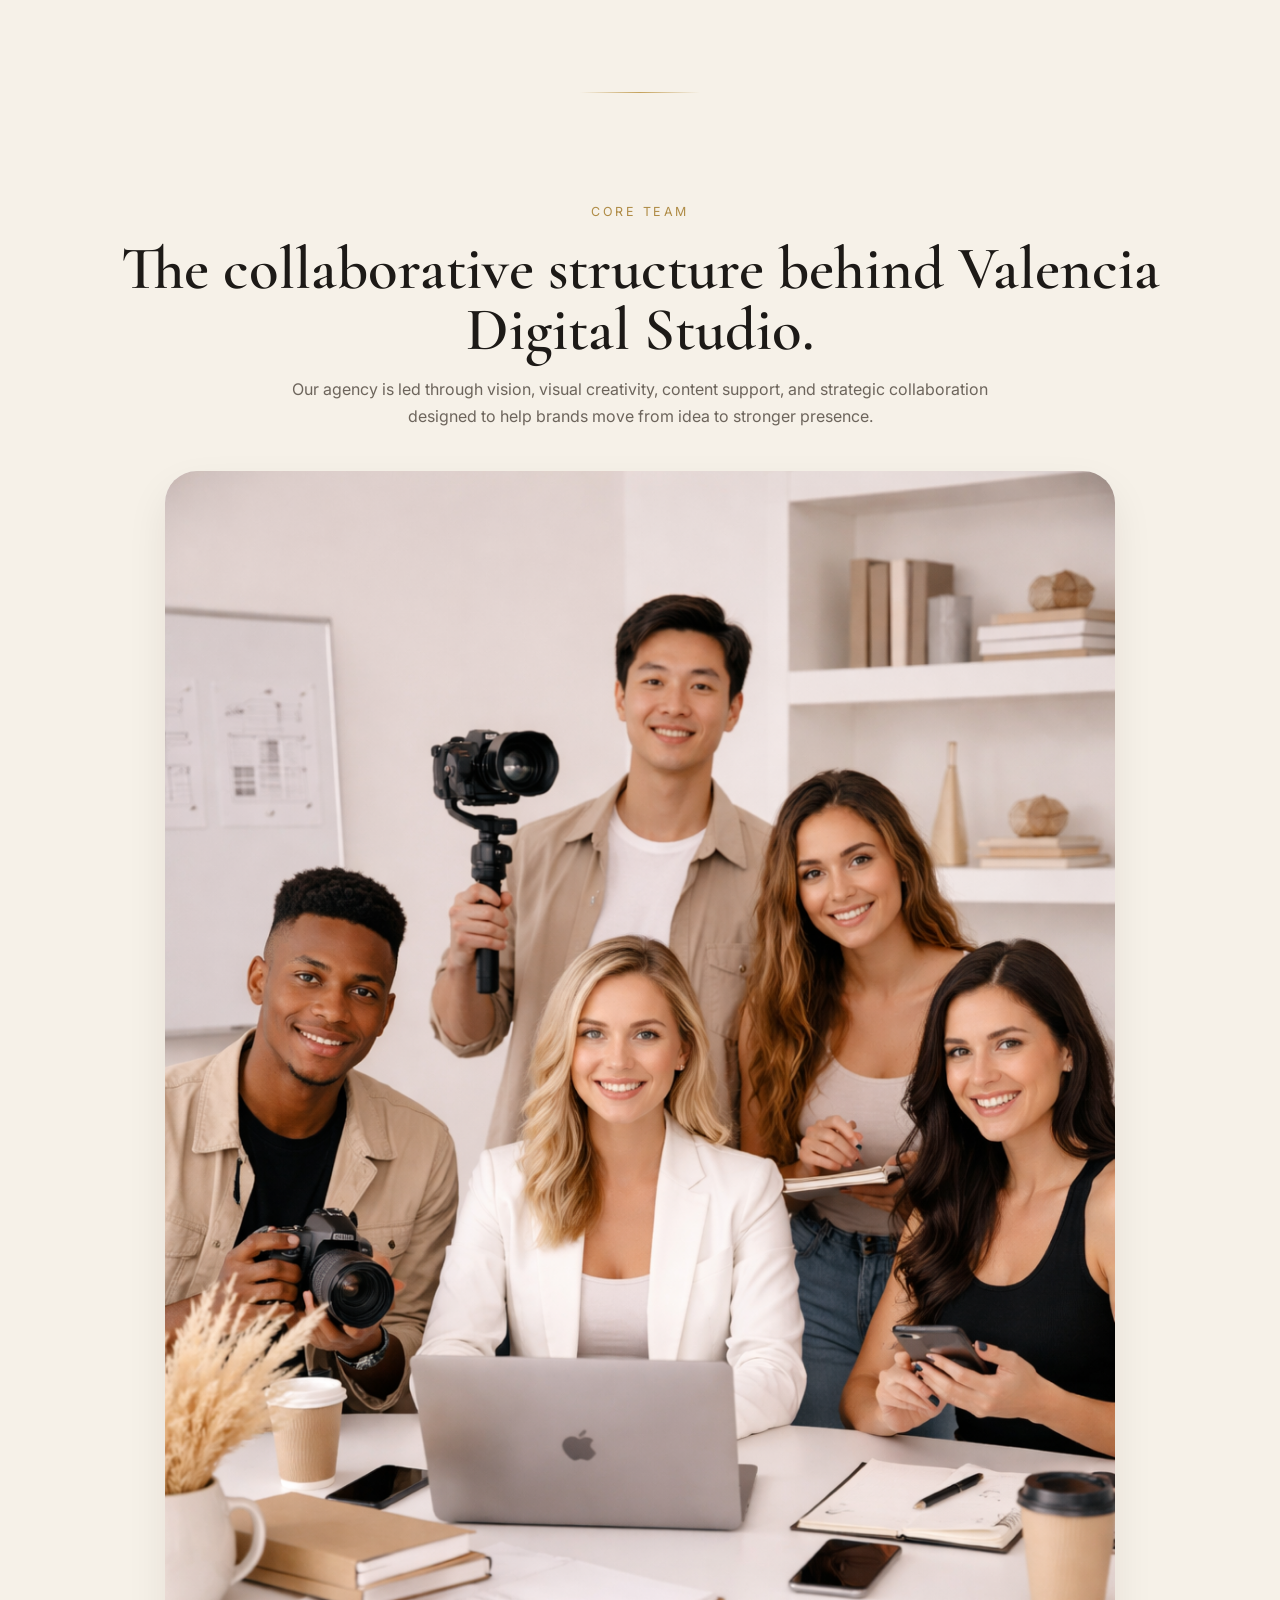
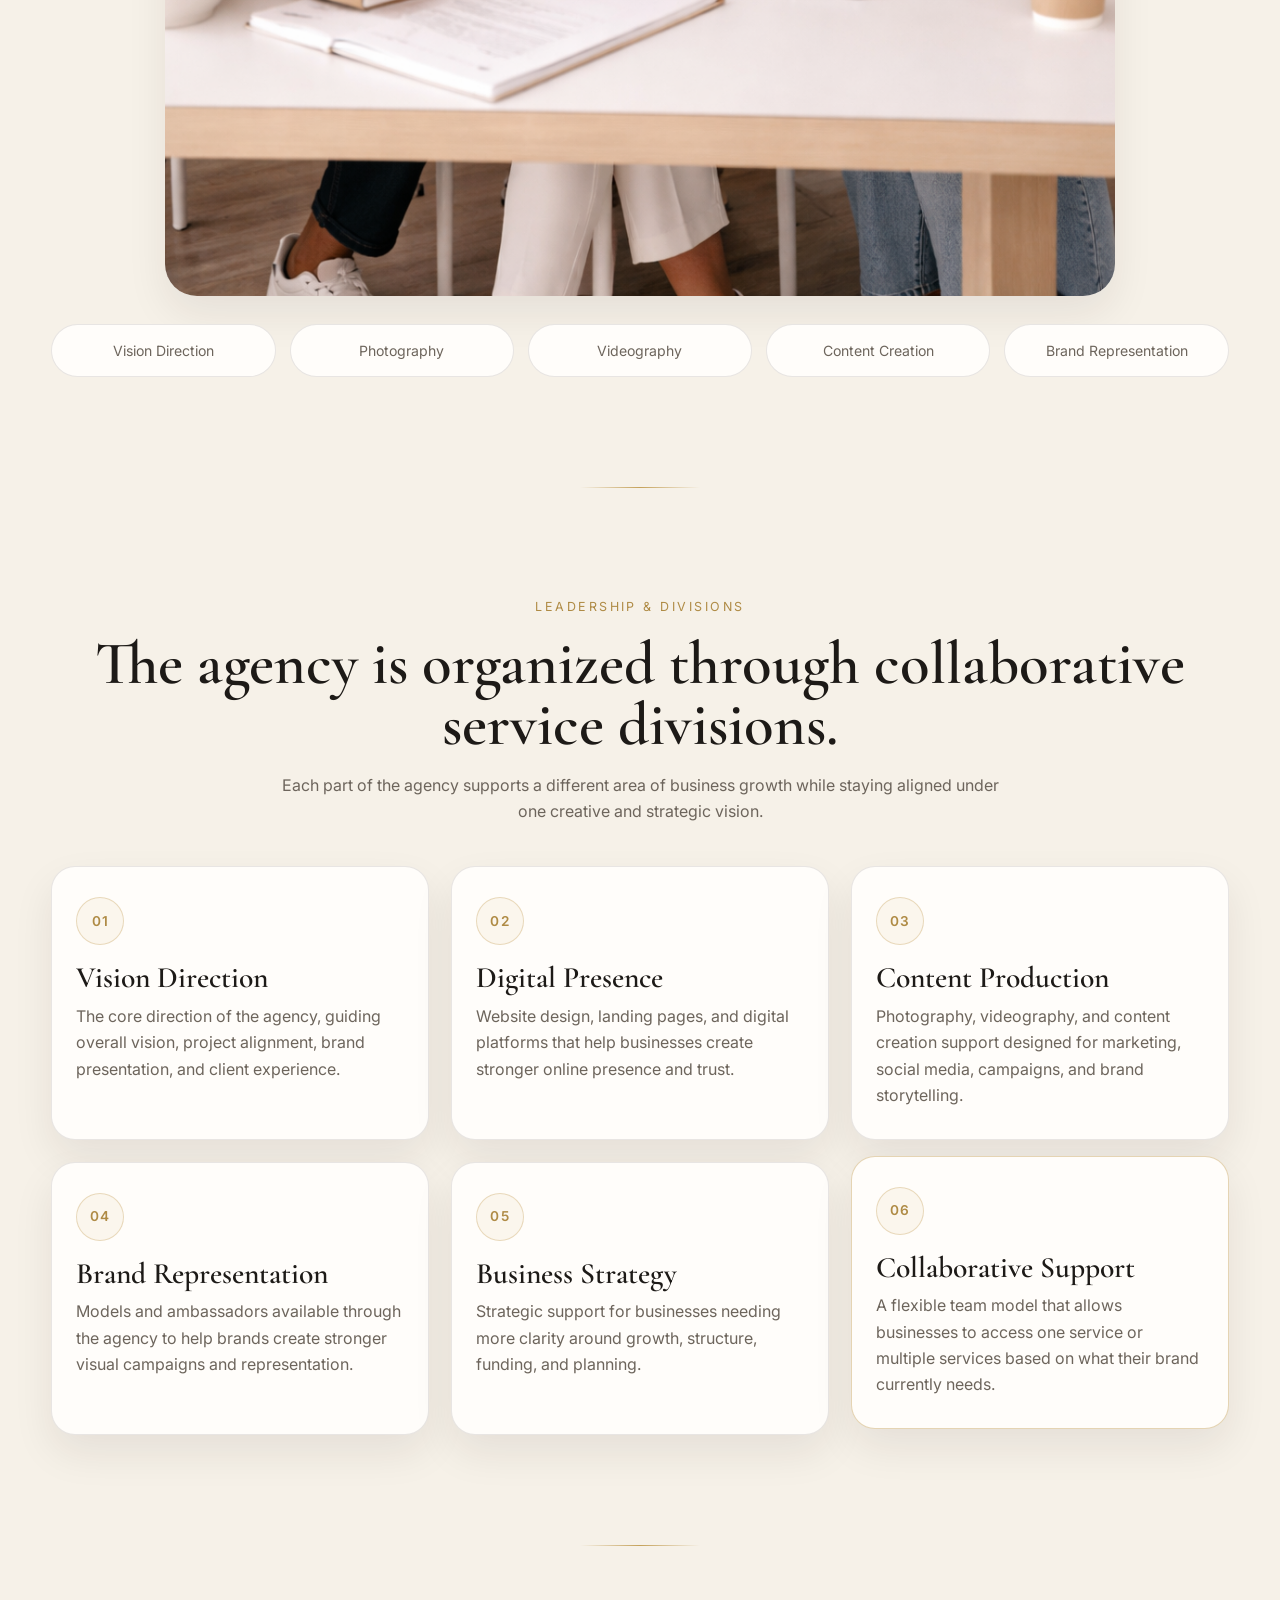
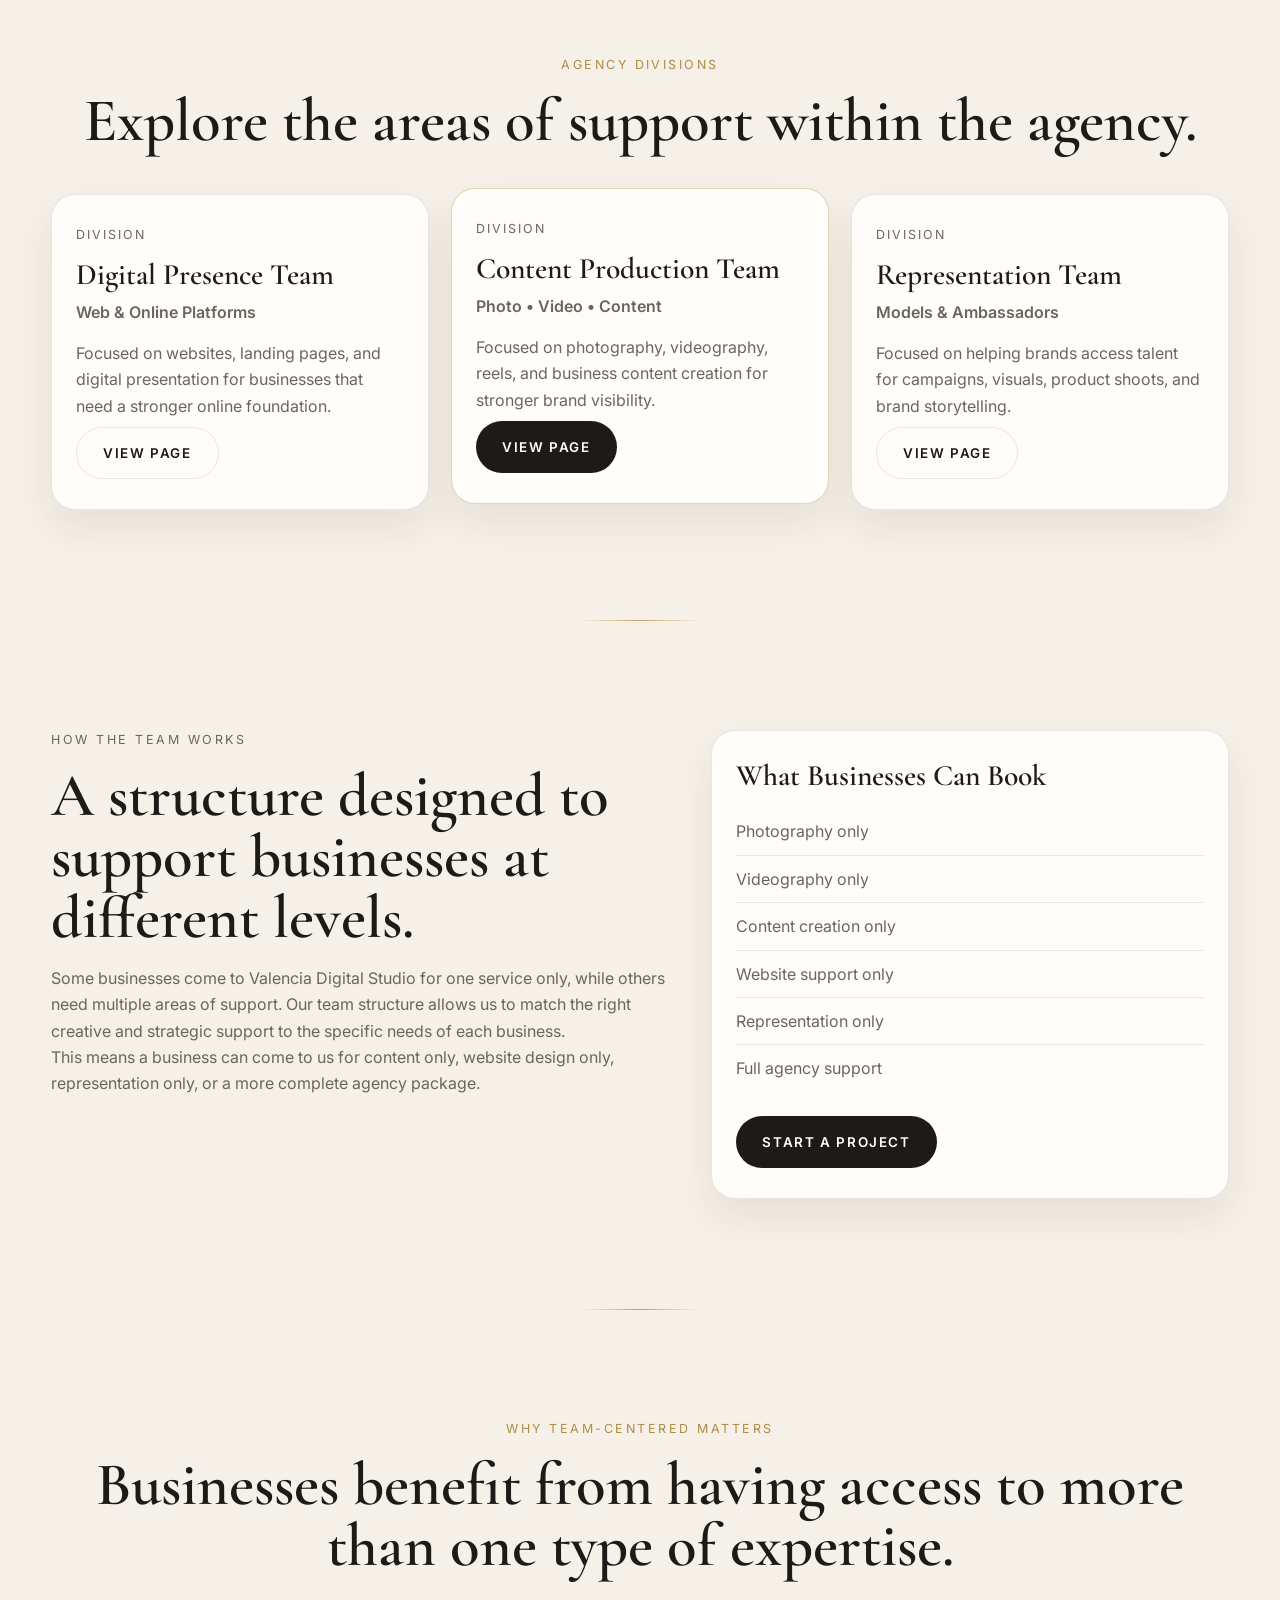
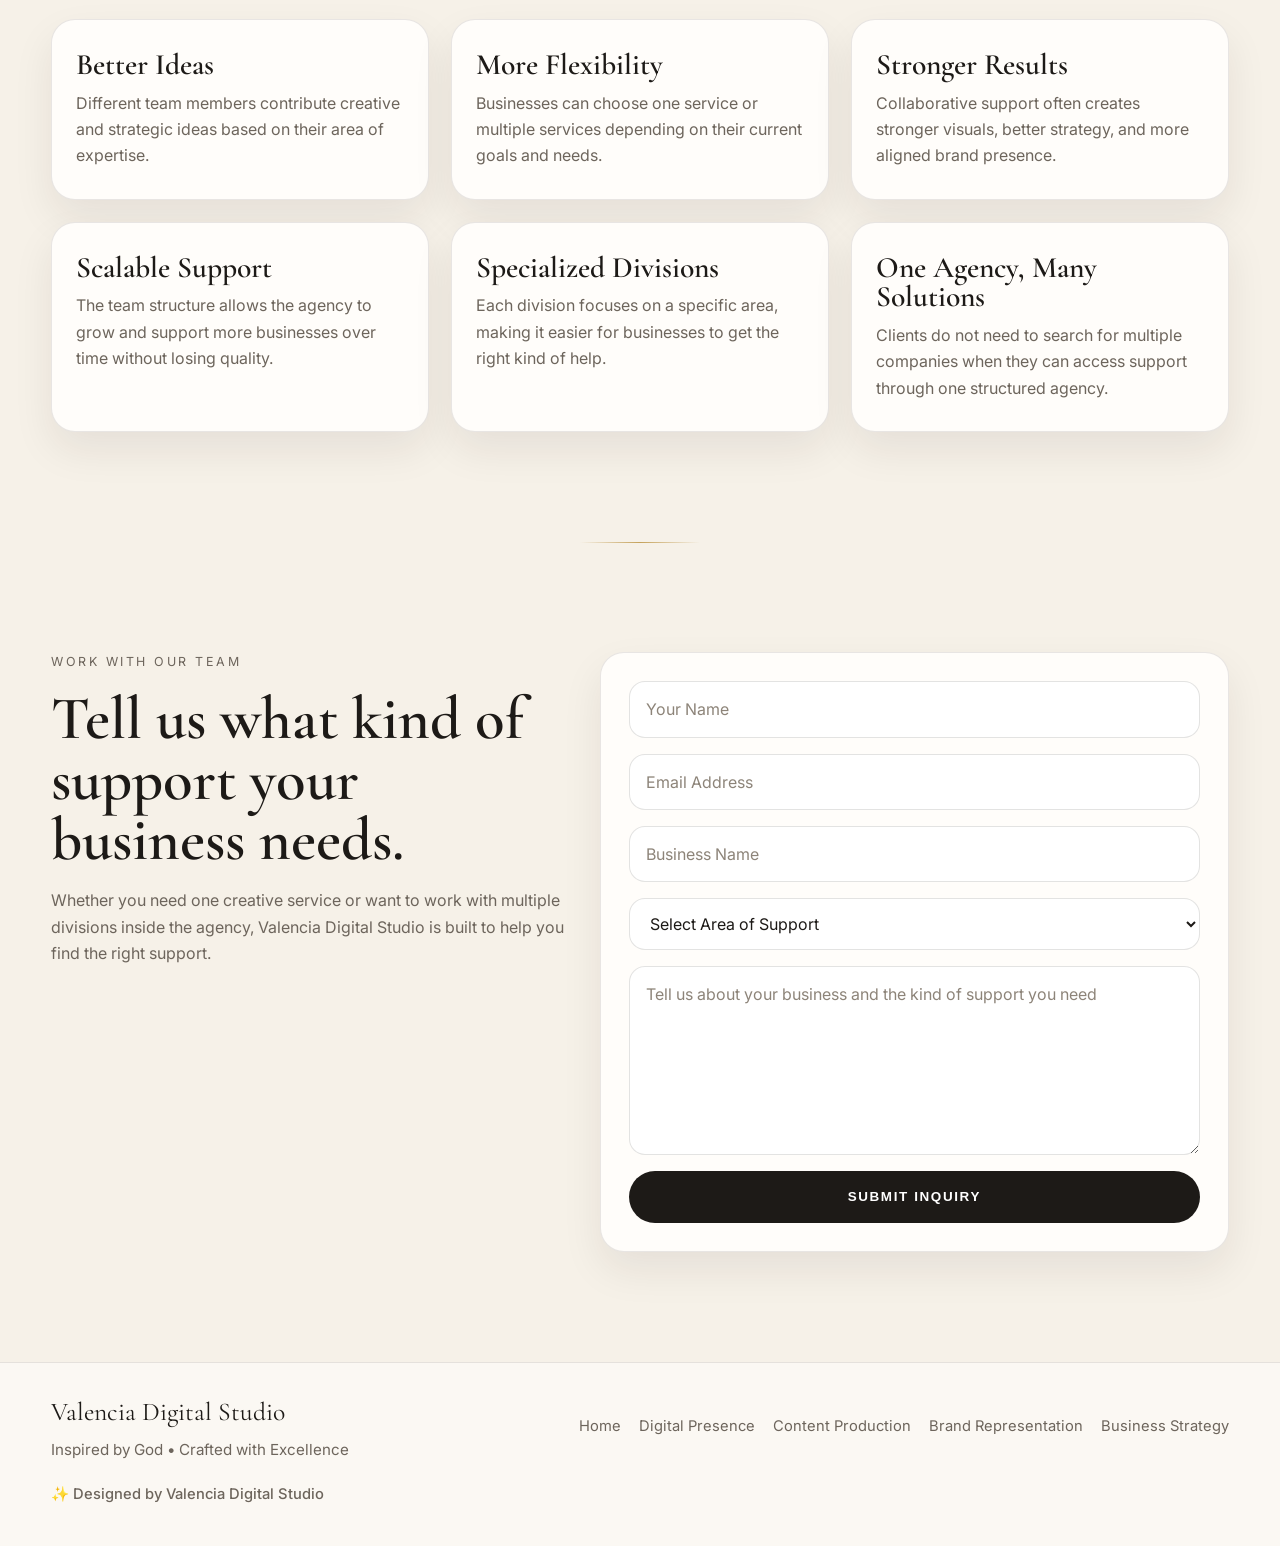
<file: team.html>
<!DOCTYPE html>
<html lang="en">
<head>
  <meta charset="UTF-8" />
  <meta name="viewport" content="width=device-width, initial-scale=1.0" />
  <title>Our Team | Valencia Digital Studio</title>
  <meta
    name="description"
    content="Meet the creative network behind Valencia Digital Studio, a team-centered agency helping businesses build, present, and grow through digital presence, content production, brand representation, and strategy."
  />

  <link rel="preconnect" href="https://fonts.googleapis.com" />
  <link rel="preconnect" href="https://fonts.gstatic.com" crossorigin />
  <link
    href="https://fonts.googleapis.com/css2?family=Cormorant+Garamond:wght@400;500;600;700&family=Inter:wght@300;400;500;600&display=swap"
    rel="stylesheet"
  />

  <link rel="stylesheet" href="style.css" />
</head>
<body>
  <header class="site-header">
    <div class="container nav">
      <a href="index.html" class="brand">
        <img src="images/logo.png" alt="Valencia Digital Studio logo" class="logo" />
      </a>

      <nav class="main-nav">
        <ul>
          <li><a href="index.html">Home</a></li>
          <li><a href="digital-presence.html">Digital Presence</a></li>
          <li><a href="content-production.html">Content Production</a></li>
          <li><a href="brand-representation.html">Brand Representation</a></li>
          <li><a href="business-strategy.html">Business Strategy</a></li>
          <li><a href="team.html">Team</a></li>
          <li><a href="index.html#contact">Start Project</a></li>
        </ul>
      </nav>

      <a href="index.html#contact" class="btn btn-primary nav-cta">Book A Consultation</a>
    </div>
  </header>

  <main>
    <!-- HERO -->
    <section class="hero section-divider">
      <div class="container hero-grid">
        <div class="hero-copy">
          <p class="eyebrow">Our Creative Network</p>
          <p class="signature">A team-centered agency built for growing businesses</p>

          <h1>The people and divisions helping brands build, present, and grow.</h1>

          <p class="hero-text">
            Valencia Digital Studio operates through a collaborative team structure
            that brings together creative direction, content production, brand
            representation, and strategic support to help businesses move forward
            with clarity and stronger presence.
          </p>

          <div class="hero-actions">
            <a href="#team-roles" class="btn btn-primary">View Team Structure</a>
            <a href="index.html#contact" class="btn btn-secondary">Work With Us</a>
          </div>

          <p class="hero-note">
            Built to support entrepreneurs, founders, restaurants, beauty brands,
            and businesses that need access to multiple creative and strategic services.
          </p>
        </div>

        <div class="hero-image-wrap">
          <img
            src="images/team-main.jpg"
            alt="Valencia Digital Studio core team"
            class="hero-image"
          />
        </div>
      </div>
    </section>

    <!-- INTRO -->
    <section class="brand-statement">
      <div class="container narrow centered">
        <p class="eyebrow">Team Philosophy</p>
        <h2>A collaborative structure that keeps the agency creative, flexible, and growth-focused.</h2>
        <p class="statement-text">
          Valencia Digital Studio is designed to support businesses through a
          network of creatives and specialists. Each division brings expertise
          from its own area while working together to help clients receive more
          organized, intentional, and effective support.
        </p>
      </div>
    </section>

    <!-- MAIN TEAM IMAGE -->
    <section class="team-section section-divider">
      <div class="container">
        <div class="section-head centered">
          <p class="eyebrow">Core Team</p>
          <h2>The collaborative structure behind Valencia Digital Studio.</h2>
          <p class="statement-text">
            Our agency is led through vision, visual creativity, content support,
            and strategic collaboration designed to help brands move from idea
            to stronger presence.
          </p>
        </div>

        <div class="team-image-wrap">
          <img src="images/team-main.jpg" alt="Valencia Digital Studio main team" />
        </div>

        <div class="team-role-grid">
          <div class="team-role">Vision Direction</div>
          <div class="team-role">Photography</div>
          <div class="team-role">Videography</div>
          <div class="team-role">Content Creation</div>
          <div class="team-role">Brand Representation</div>
        </div>
      </div>
    </section>

    <!-- TEAM ROLES -->
    <section id="team-roles" class="services section-divider">
      <div class="container">
        <div class="section-head centered">
          <p class="eyebrow">Leadership & Divisions</p>
          <h2>The agency is organized through collaborative service divisions.</h2>
          <p class="statement-text">
            Each part of the agency supports a different area of business growth
            while staying aligned under one creative and strategic vision.
          </p>
        </div>

        <div class="service-grid agency-grid">
          <article class="service-card">
            <div class="service-number">01</div>
            <h3>Vision Direction</h3>
            <p>
              The core direction of the agency, guiding overall vision, project
              alignment, brand presentation, and client experience.
            </p>
          </article>

          <article class="service-card">
            <div class="service-number">02</div>
            <h3>Digital Presence</h3>
            <p>
              Website design, landing pages, and digital platforms that help
              businesses create stronger online presence and trust.
            </p>
          </article>

          <article class="service-card">
            <div class="service-number">03</div>
            <h3>Content Production</h3>
            <p>
              Photography, videography, and content creation support designed
              for marketing, social media, campaigns, and brand storytelling.
            </p>
          </article>

          <article class="service-card">
            <div class="service-number">04</div>
            <h3>Brand Representation</h3>
            <p>
              Models and ambassadors available through the agency to help brands
              create stronger visual campaigns and representation.
            </p>
          </article>

          <article class="service-card">
            <div class="service-number">05</div>
            <h3>Business Strategy</h3>
            <p>
              Strategic support for businesses needing more clarity around
              growth, structure, funding, and planning.
            </p>
          </article>

          <article class="service-card featured-package">
            <div class="service-number">06</div>
            <h3>Collaborative Support</h3>
            <p>
              A flexible team model that allows businesses to access one service
              or multiple services based on what their brand currently needs.
            </p>
          </article>
        </div>
      </div>
    </section>

    <!-- DEPARTMENT OVERVIEW -->
    <section class="packages section-divider">
      <div class="container">
        <div class="section-head centered">
          <p class="eyebrow">Agency Divisions</p>
          <h2>Explore the areas of support within the agency.</h2>
        </div>

        <div class="packages-grid">
          <article class="package-card">
            <p class="package-label">Division</p>
            <h3>Digital Presence Team</h3>
            <p class="package-price">Web & Online Platforms</p>
            <p>
              Focused on websites, landing pages, and digital presentation for
              businesses that need a stronger online foundation.
            </p>
            <a href="digital-presence.html" class="btn btn-secondary">View Page</a>
          </article>

          <article class="package-card featured-package">
            <p class="package-label">Division</p>
            <h3>Content Production Team</h3>
            <p class="package-price">Photo • Video • Content</p>
            <p>
              Focused on photography, videography, reels, and business content
              creation for stronger brand visibility.
            </p>
            <a href="content-production.html" class="btn btn-primary">View Page</a>
          </article>

          <article class="package-card">
            <p class="package-label">Division</p>
            <h3>Representation Team</h3>
            <p class="package-price">Models & Ambassadors</p>
            <p>
              Focused on helping brands access talent for campaigns, visuals,
              product shoots, and brand storytelling.
            </p>
            <a href="brand-representation.html" class="btn btn-secondary">View Page</a>
          </article>
        </div>
      </div>
    </section>

    <!-- HOW THE TEAM WORKS -->
    <section class="experience section-divider">
      <div class="container experience-grid">
        <div class="experience-copy">
          <p class="eyebrow">How The Team Works</p>
          <h2>A structure designed to support businesses at different levels.</h2>
          <p>
            Some businesses come to Valencia Digital Studio for one service only,
            while others need multiple areas of support. Our team structure allows
            us to match the right creative and strategic support to the specific
            needs of each business.
          </p>
          <p>
            This means a business can come to us for content only, website design
            only, representation only, or a more complete agency package.
          </p>
        </div>

        <div class="experience-card">
          <h3>What Businesses Can Book</h3>
          <ul>
            <li>Photography only</li>
            <li>Videography only</li>
            <li>Content creation only</li>
            <li>Website support only</li>
            <li>Representation only</li>
            <li>Full agency support</li>
          </ul>
          <a href="index.html#contact" class="btn btn-primary">Start A Project</a>
        </div>
      </div>
    </section>

    <!-- WHY TEAM-CENTERED -->
    <section class="services section-divider">
      <div class="container">
        <div class="section-head centered">
          <p class="eyebrow">Why Team-Centered Matters</p>
          <h2>Businesses benefit from having access to more than one type of expertise.</h2>
        </div>

        <div class="service-grid agency-grid">
          <article class="service-card">
            <h3>Better Ideas</h3>
            <p>
              Different team members contribute creative and strategic ideas
              based on their area of expertise.
            </p>
          </article>

          <article class="service-card">
            <h3>More Flexibility</h3>
            <p>
              Businesses can choose one service or multiple services depending
              on their current goals and needs.
            </p>
          </article>

          <article class="service-card">
            <h3>Stronger Results</h3>
            <p>
              Collaborative support often creates stronger visuals, better
              strategy, and more aligned brand presence.
            </p>
          </article>

          <article class="service-card">
            <h3>Scalable Support</h3>
            <p>
              The team structure allows the agency to grow and support more
              businesses over time without losing quality.
            </p>
          </article>

          <article class="service-card">
            <h3>Specialized Divisions</h3>
            <p>
              Each division focuses on a specific area, making it easier for
              businesses to get the right kind of help.
            </p>
          </article>

          <article class="service-card">
            <h3>One Agency, Many Solutions</h3>
            <p>
              Clients do not need to search for multiple companies when they
              can access support through one structured agency.
            </p>
          </article>
        </div>
      </div>
    </section>

    <!-- CTA -->
    <section class="contact section-divider">
      <div class="container contact-grid">
        <div class="contact-copy">
          <p class="eyebrow">Work With Our Team</p>
          <h2>Tell us what kind of support your business needs.</h2>
          <p>
            Whether you need one creative service or want to work with multiple
            divisions inside the agency, Valencia Digital Studio is built to
            help you find the right support.
          </p>
        </div>

        <form class="contact-form">
          <input type="text" name="name" placeholder="Your Name" required />
          <input type="email" name="email" placeholder="Email Address" required />
          <input type="text" name="business" placeholder="Business Name" />

          <select name="service" required>
            <option value="">Select Area of Support</option>
            <option value="digital-presence">Digital Presence</option>
            <option value="content-production">Content Production</option>
            <option value="brand-representation">Brand Representation</option>
            <option value="business-strategy">Business Strategy</option>
            <option value="multiple-services">Multiple Services</option>
            <option value="full-agency-support">Full Agency Support</option>
          </select>

          <textarea
            name="project"
            rows="6"
            placeholder="Tell us about your business and the kind of support you need"
            required
          ></textarea>

          <button type="submit" class="btn btn-primary">Submit Inquiry</button>
        </form>
      </div>
    </section>
  </main>

  <footer class="site-footer">
    <div class="container footer-grid">
      <div>
        <p class="footer-brand">Valencia Digital Studio</p>
        <p class="footer-signature">Inspired by God • Crafted with Excellence</p>
      </div>

      <div class="footer-links">
        <a href="index.html">Home</a>
        <a href="digital-presence.html">Digital Presence</a>
        <a href="content-production.html">Content Production</a>
        <a href="brand-representation.html">Brand Representation</a>
        <a href="business-strategy.html">Business Strategy</a>
      </div>

      <a
        class="footer-credit"
        href="https://www.instagram.com/valenciadigitalstudio?igsh=MWRkOGlpdWNxNnF4ZQ%3D%3D&utm_source=qr"
        target="_blank"
      >
        ✨ Designed by Valencia Digital Studio
      </a>
    </div>
  </footer>
</body>
</html>
</file>
<file: style.css>
:root{
  --bg: #f6f1e8;
  --bg-soft: #fbf8f3;
  --card: #fffdfa;
  --text: #1d1a17;
  --muted: #6d655c;
  --line: rgba(29, 26, 23, 0.10);
  --gold: #c5a25b;
  --gold-deep: #af8b45;
  --shadow: 0 18px 40px rgba(34, 27, 20, 0.08);
  --max: 1240px;
  --radius-xl: 32px;
  --radius-lg: 24px;
  --radius-md: 16px;
}

*{
  margin: 0;
  padding: 0;
  box-sizing: border-box;
}

html{
  scroll-behavior: smooth;
}

body{
  font-family: "Inter", sans-serif;
  background: var(--bg);
  color: var(--text);
  line-height: 1.65;
}

img,
video{
  width: 100%;
  display: block;
}

a{
  text-decoration: none;
  color: inherit;
}

.container{
  width: min(92%, var(--max));
  margin: 0 auto;
}

.narrow{
  max-width: 860px;
}

.centered{
  text-align: center;
}

.section-divider{
  position: relative;
}

.section-divider::before{
  content: "";
  position: absolute;
  top: 0;
  left: 50%;
  transform: translateX(-50%);
  width: 120px;
  height: 1px;
  background: linear-gradient(to right, transparent, var(--gold), transparent);
}

/* HEADER */

.site-header{
  position: sticky;
  top: 0;
  z-index: 1000;
  background: rgba(246, 241, 232, 0.92);
  backdrop-filter: blur(10px);
  border-bottom: 1px solid var(--line);
}

.nav{
  min-height: 88px;
  display: flex;
  align-items: center;
  justify-content: space-between;
  gap: 24px;
  padding: 14px 0;
}

.brand{
  display: flex;
  align-items: center;
  flex-shrink: 0;
}

.logo{
  width: 180px;
  max-width: 100%;
  height: auto;
}

.main-nav ul{
  display: flex;
  align-items: center;
  gap: 26px;
  list-style: none;
  flex-wrap: wrap;
  justify-content: center;
}

.main-nav a{
  font-size: 0.82rem;
  text-transform: uppercase;
  letter-spacing: 0.14em;
  color: var(--text);
  transition: color 0.25s ease;
}

.main-nav a:hover{
  color: var(--gold-deep);
}

.nav-cta{
  flex-shrink: 0;
}

/* TYPOGRAPHY */

.eyebrow{
  color: var(--gold-deep);
  text-transform: uppercase;
  letter-spacing: 0.20em;
  font-size: 0.78rem;
  margin-bottom: 16px;
}

.signature{
  color: var(--muted);
  font-family: "Cormorant Garamond", serif;
  font-style: italic;
  font-size: 1.1rem;
  margin-bottom: 16px;
}

h1, h2, h3{
  font-family: "Cormorant Garamond", serif;
  font-weight: 600;
  line-height: 1;
}

h1{
  font-size: clamp(3rem, 7vw, 5.5rem);
  margin-bottom: 20px;
}

h2{
  font-size: clamp(2.3rem, 5vw, 3.8rem);
  margin-bottom: 16px;
}

h3{
  font-size: 1.85rem;
  margin-bottom: 10px;
}

.section-head{
  margin-bottom: 42px;
}

.statement-text{
  color: var(--muted);
  max-width: 740px;
  margin: 0 auto;
}

/* BUTTONS */

.btn{
  display: inline-flex;
  align-items: center;
  justify-content: center;
  min-height: 52px;
  padding: 0 26px;
  border-radius: 999px;
  font-size: 0.84rem;
  font-weight: 600;
  text-transform: uppercase;
  letter-spacing: 0.12em;
  transition: all 0.25s ease;
  border: none;
  cursor: pointer;
  white-space: nowrap;
}

.btn-primary{
  background: var(--text);
  color: #fff;
}

.btn-primary:hover{
  background: var(--gold-deep);
  transform: translateY(-2px);
}

.btn-secondary{
  background: transparent;
  color: var(--text);
  border: 1px solid var(--line);
}

.btn-secondary:hover{
  border-color: var(--gold-deep);
  color: var(--gold-deep);
  transform: translateY(-2px);
}

/* HERO */

.hero{
  padding: 90px 0 110px;
}

.hero-grid{
  display: grid;
  grid-template-columns: 1.05fr 0.95fr;
  gap: 42px;
  align-items: center;
}

.hero-copy{
  max-width: 640px;
}

.hero-text{
  color: var(--muted);
  font-size: 1.05rem;
  margin-bottom: 28px;
}

.hero-actions{
  display: flex;
  flex-wrap: wrap;
  gap: 14px;
  margin-bottom: 16px;
}

.hero-note{
  color: var(--muted);
  max-width: 580px;
}

.hero-image-wrap{
  background: var(--card);
  border-radius: var(--radius-xl);
  overflow: hidden;
  box-shadow: var(--shadow);
}

.hero-image{
  min-height: 540px;
  object-fit: cover;
}

/* GENERAL SECTION SPACING */

.brand-statement,
.services,
.packages,
.team-section,
.portfolio,
.experience,
.testimonials,
.instagram,
.contact{
  padding: 110px 0;
}

/* SERVICE / PACKAGE / TESTIMONIAL GRIDS */

.service-grid,
.packages-grid,
.testimonials-grid{
  display: grid;
  gap: 22px;
}

.service-grid{
  grid-template-columns: repeat(3, 1fr);
}

.packages-grid{
  grid-template-columns: repeat(3, 1fr);
}

.testimonials-grid{
  grid-template-columns: repeat(3, 1fr);
}

/* CARDS */

.service-card,
.package-card,
.testimonial-card,
.experience-card{
  background: var(--card);
  border: 1px solid var(--line);
  border-radius: var(--radius-lg);
  padding: 30px 24px;
  box-shadow: var(--shadow);
}

.service-number{
  display: inline-flex;
  align-items: center;
  justify-content: center;
  min-width: 48px;
  height: 48px;
  border-radius: 50%;
  border: 1px solid rgba(197, 162, 91, 0.35);
  color: var(--gold-deep);
  background: rgba(197, 162, 91, 0.08);
  font-size: 0.85rem;
  font-weight: 600;
  letter-spacing: 0.08em;
  margin-bottom: 18px;
}

.service-card p,
.package-card p,
.testimonial-card p,
.experience-copy p,
.contact-copy p{
  color: var(--muted);
}

.service-card .btn,
.package-card .btn{
  margin-top: 8px;
}

.featured-package{
  border: 1px solid rgba(197, 162, 91, 0.45);
  transform: translateY(-6px);
}

/* PACKAGES */

.package-label{
  color: var(--gold-deep);
  text-transform: uppercase;
  letter-spacing: 0.16em;
  font-size: 0.78rem;
  margin-bottom: 14px;
}

.package-price{
  color: var(--gold-deep);
  font-weight: 600;
  margin-bottom: 14px;
}

/* TEAM SECTION */

.team-section{
  text-align: center;
}

.team-image-wrap{
  max-width: 950px;
  margin: 0 auto 28px;
  border-radius: var(--radius-xl);
  overflow: hidden;
  box-shadow: var(--shadow);
  background: var(--card);
}

.team-image-wrap img{
  width: 100%;
  height: auto;
  object-fit: cover;
  display: block;
}

.team-role-grid{
  display: grid;
  grid-template-columns: repeat(5, 1fr);
  gap: 14px;
  margin-top: 10px;
}

.team-role{
  padding: 14px 16px;
  border: 1px solid var(--line);
  border-radius: 999px;
  background: var(--card);
  color: var(--muted);
  font-size: 0.88rem;
}

/* PORTFOLIO */

.portfolio-grid{
  display: grid;
  grid-template-columns: repeat(3, 1fr);
  gap: 24px;
}

.portfolio-item{
  background: var(--card);
  border: 1px solid var(--line);
  border-radius: var(--radius-lg);
  overflow: hidden;
  box-shadow: var(--shadow);
}

.portfolio-item img{
  height: 320px;
  object-fit: cover;
}

.portfolio-info{
  padding: 22px;
}

.portfolio-info p{
  color: var(--muted);
  font-size: 0.96rem;
}

/* EXPERIENCE */

.experience-grid{
  display: grid;
  grid-template-columns: 1.1fr 0.9fr;
  gap: 28px;
  align-items: start;
}

.experience-card h3{
  margin-bottom: 18px;
}

.experience-card ul{
  list-style: none;
  margin-bottom: 24px;
}

.experience-card li{
  padding: 10px 0;
  border-bottom: 1px solid var(--line);
  color: var(--muted);
}

.experience-card li:last-child{
  border-bottom: none;
}

/* TESTIMONIALS */

.stars{
  color: var(--gold-deep);
  letter-spacing: 0.18em;
  margin-bottom: 14px;
  font-size: 0.92rem;
}

.testimonial-card h3{
  font-size: 1.05rem;
  color: var(--gold-deep);
  letter-spacing: 0.05em;
  font-family: "Inter", sans-serif;
  margin-top: 16px;
  margin-bottom: 0;
}

.review-form{
  margin-top: 50px;
  text-align: center;
}

.review-form h3{
  margin-bottom: 18px;
}

.review-form form{
  max-width: 700px;
  margin: 0 auto;
}

.review-form input,
.review-form textarea{
  width: 100%;
  padding: 12px 14px;
  margin-top: 10px;
  border-radius: 10px;
  border: 1px solid rgba(29, 26, 23, 0.10);
  background: #fff;
  color: var(--text);
  font: inherit;
}

.review-form textarea{
  min-height: 140px;
  resize: vertical;
}

.review-form button{
  margin-top: 15px;
}

/* INSTAGRAM */

.instagram{
  text-align: center;
}

.instagram-grid{
  display: grid;
  grid-template-columns: repeat(4, 1fr);
  gap: 20px;
  margin-top: 40px;
}

.instagram-grid img{
  border-radius: 18px;
  box-shadow: 0 15px 40px rgba(0,0,0,0.08);
  object-fit: cover;
  height: 260px;
}

.instagram-cta{
  text-align: center;
  margin-top: 30px;
}

/* CONTACT */

.contact-grid{
  display: grid;
  grid-template-columns: 0.9fr 1.1fr;
  gap: 34px;
  align-items: start;
}

.contact-form{
  background: var(--card);
  border: 1px solid var(--line);
  border-radius: var(--radius-lg);
  padding: 28px;
  box-shadow: var(--shadow);
  display: grid;
  gap: 16px;
}

.contact-form input,
.contact-form select,
.contact-form textarea{
  width: 100%;
  padding: 14px 16px;
  border-radius: var(--radius-md);
  border: 1px solid rgba(29, 26, 23, 0.12);
  background: #fff;
  color: var(--text);
  font: inherit;
}

.contact-form input::placeholder,
.contact-form textarea::placeholder{
  color: #8d8479;
}

.contact-form input:focus,
.contact-form select:focus,
.contact-form textarea:focus{
  outline: none;
  border-color: var(--gold-deep);
}

/* FOOTER */

.site-footer{
  border-top: 1px solid var(--line);
  padding: 28px 0 40px;
  background: var(--bg-soft);
}

.footer-grid{
  display: flex;
  justify-content: space-between;
  align-items: center;
  gap: 20px;
  flex-wrap: wrap;
}

.footer-brand{
  font-family: "Cormorant Garamond", serif;
  font-size: 1.6rem;
  margin-bottom: 4px;
}

.footer-signature{
  color: var(--muted);
  font-size: 0.95rem;
}

.footer-links{
  display: flex;
  gap: 18px;
  flex-wrap: wrap;
}

.footer-links a,
.footer-credit{
  color: var(--muted);
  font-size: 0.92rem;
  transition: color 0.25s ease;
}

.footer-links a:hover,
.footer-credit:hover{
  color: var(--gold-deep);
}

.footer-credit{
  font-weight: 500;
}

/* RESPONSIVE */

@media (max-width: 1100px){
  .hero-grid,
  .experience-grid,
  .contact-grid{
    grid-template-columns: 1fr;
  }

  .service-grid,
  .packages-grid{
    grid-template-columns: repeat(2, 1fr);
  }

  .portfolio-grid,
  .testimonials-grid{
    grid-template-columns: 1fr;
  }

  .instagram-grid{
    grid-template-columns: repeat(2, 1fr);
  }

  .team-role-grid{
    grid-template-columns: repeat(2, 1fr);
  }

  .hero-copy{
    max-width: 100%;
  }

  .nav{
    flex-direction: column;
    align-items: flex-start;
  }

  .main-nav{
    width: 100%;
  }

  .main-nav ul{
    width: 100%;
    justify-content: flex-start;
  }

  .featured-package{
    transform: none;
  }
}

@media (max-width: 700px){
  .container{
    width: min(94%, var(--max));
  }

  .brand{
    width: 100%;
    justify-content: center;
  }

  .logo{
    width: 170px;
  }

  .main-nav ul{
    justify-content: center;
    gap: 12px 16px;
  }

  .main-nav a{
    font-size: 0.74rem;
    letter-spacing: 0.10em;
  }

  .nav-cta{
    width: 100%;
  }

  .hero,
  .brand-statement,
  .services,
  .packages,
  .team-section,
  .portfolio,
  .experience,
  .testimonials,
  .instagram,
  .contact{
    padding: 80px 0;
  }

  .hero-image{
    min-height: 360px;
  }

  .service-grid,
  .packages-grid,
  .team-role-grid,
  .instagram-grid{
    grid-template-columns: 1fr;
  }

  .hero-actions{
    flex-direction: column;
    align-items: stretch;
  }

  .btn{
    width: 100%;
  }

  .section-head,
  .centered{
    text-align: center;
  }

  .footer-grid{
    flex-direction: column;
    text-align: center;
  }

  .footer-links{
    justify-content: center;
  }

  .portfolio-item img{
    height: 260px;
  }
}
/* SERVICES PAGE */
.services-rows {
  display: flex;
  flex-direction: column;
  gap: 60px;
}

.service-row {
  display: grid;
  grid-template-columns: 1.05fr 0.95fr;
  gap: 40px;
  align-items: center;
}

.service-row.reverse {
  grid-template-columns: 0.95fr 1.05fr;
}

.service-row.reverse .service-image {
  order: 2;
}

.service-row.reverse .service-text {
  order: 1;
}

.service-image {
  border-radius: 28px;
  overflow: hidden;
  box-shadow: var(--shadow-soft);
}

.service-image img {
  width: 100%;
  height: 420px;
  object-fit: cover;
  transition: 0.4s ease;
}

.service-image:hover img {
  transform: scale(1.04);
}

.service-text h2 {
  font-family: "Cormorant Garamond", serif;
  font-size: clamp(2.2rem, 4vw, 3.6rem);
  line-height: 0.95;
  margin-bottom: 14px;
}

.service-text p {
  color: var(--muted);
  max-width: 500px;
  font-size: 1.05rem;
}

.services-list-box {
  background: rgba(255, 255, 255, 0.06);
  border: 1px solid rgba(255, 255, 255, 0.1);
  border-radius: 28px;
  padding: 34px;
}

.services-list-modern {
  list-style: none;
  display: grid;
  gap: 16px;
}

.services-list-modern li {
  position: relative;
  padding-left: 22px;
  font-size: 1.05rem;
  font-weight: 700;
  color: rgba(255, 255, 255, 0.92);
}

.services-list-modern li::before {
  content: "•";
  position: absolute;
  left: 0;
  top: -1px;
  color: var(--gold);
  font-size: 1.4rem;
}

.services-cta-band {
  display: grid;
  grid-template-columns: 1.1fr 0.9fr;
  gap: 28px;
  align-items: center;
}

.services-cta-band h2 {
  font-family: "Cormorant Garamond", serif;
  font-size: clamp(2.2rem, 4vw, 3.8rem);
  line-height: 0.95;
}

@media (max-width: 900px) {
  .service-row,
  .service-row.reverse,
  .services-cta-band {
    grid-template-columns: 1fr;
  }

  .service-row.reverse .service-image,
  .service-row.reverse .service-text {
    order: unset;
  }

  .service-image img {
    height: 260px;
  }
}

@media (max-width: 760px) {
  .services-rows {
    gap: 40px;
  }
}
</file>
